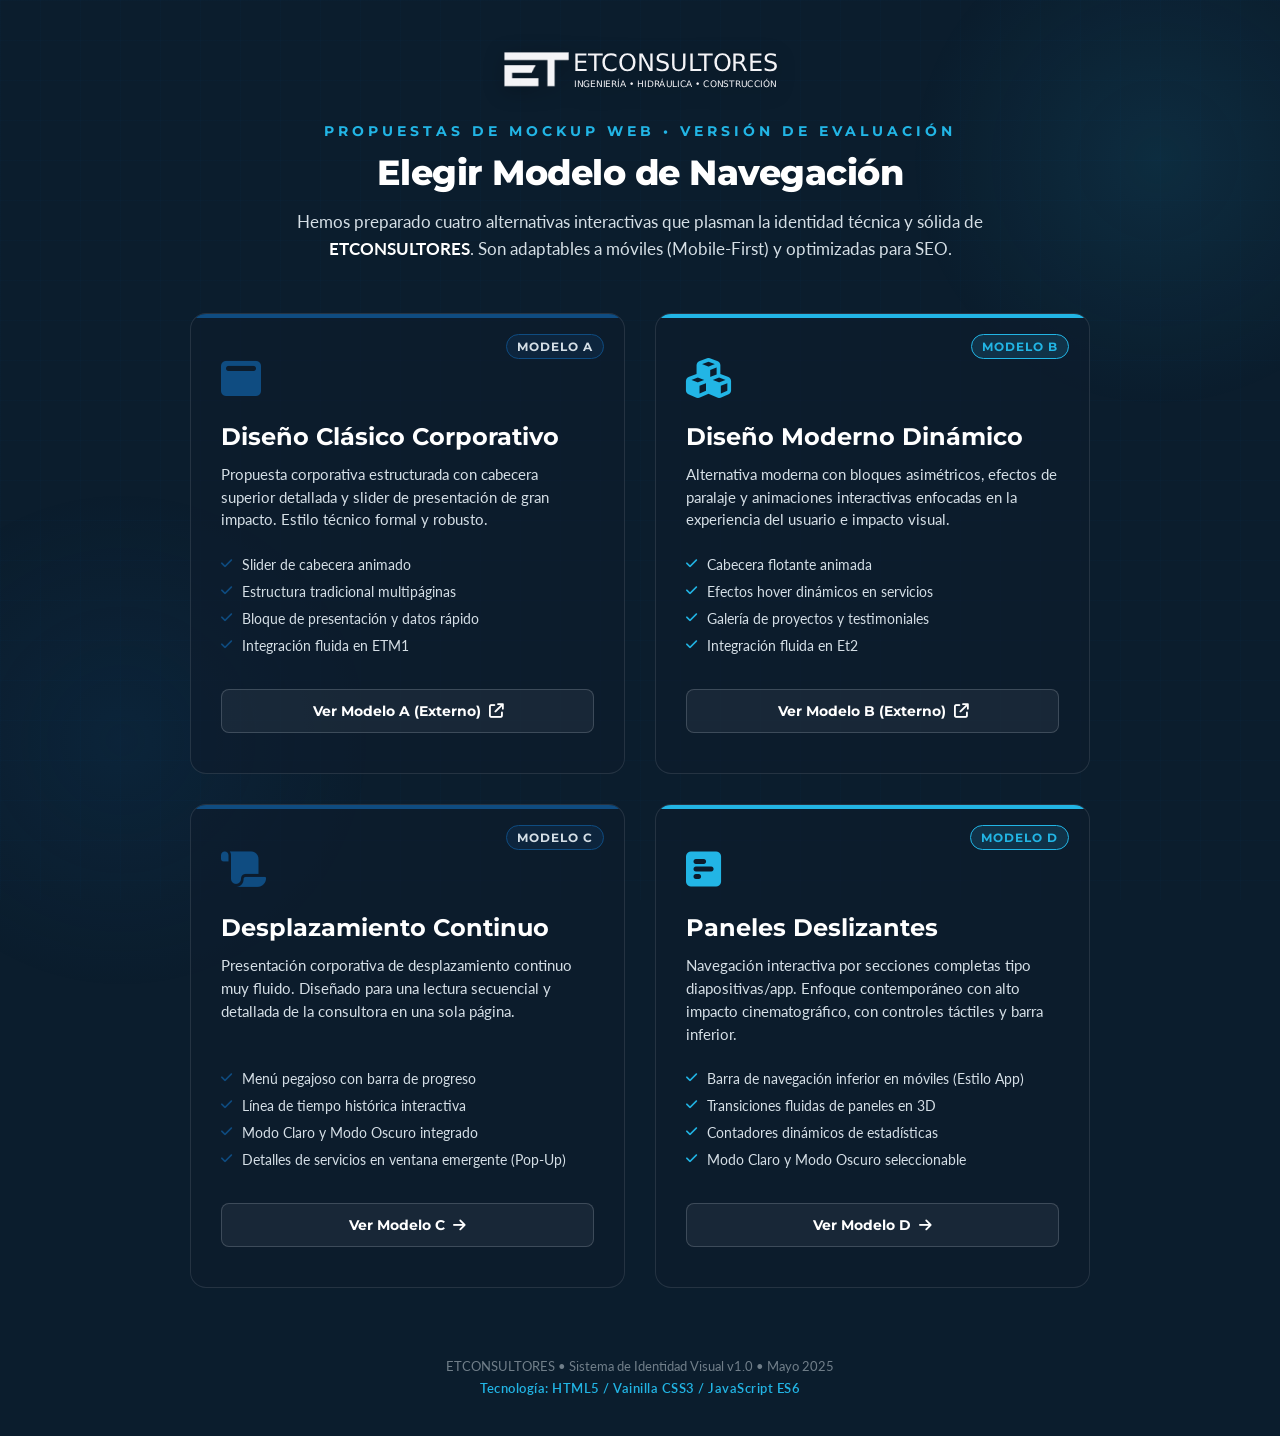
<file: index.html>
<!DOCTYPE html>
<html lang="es">

<head>
  <meta charset="UTF-8">
  <meta name="viewport" content="width=device-width, initial-scale=1.0">
  <meta name="description"
    content="Propuesta de mockup interactivo para ETCONSULTORES. Explora dos modelos diferentes de sitio web para consultoría en ingeniería, hidráulica y construcción.">
  <title>ETCONSULTORES - Propuestas de Mockup Web</title>

  <!-- Favicon -->
  <link rel="icon" type="image/svg+xml" href="assets/favicon.svg">

  <!-- Preconnect to Google Fonts -->
  <link rel="preconnect" href="https://fonts.googleapis.com">
  <link rel="preconnect" href="https://fonts.gstatic.com" crossorigin>
  <link
    href="https://fonts.googleapis.com/css2?family=Lato:ital,wght@0,300;0,400;0,700;1,400&family=Montserrat:wght@400;600;700;800&display=swap"
    rel="stylesheet">

  <!-- FontAwesome for icons -->
  <link rel="stylesheet" href="https://cdnjs.cloudflare.com/ajax/libs/font-awesome/6.4.0/css/all.min.css">

  <!-- Custom Styles -->
  <link rel="stylesheet" href="portal.css">
</head>

<body>
  <!-- Preloader -->
  <div id="preloader" class="preloader">
    <div class="preloader-content">
      <div class="preloader-spinner">
        <img src="assets/favicon.svg" alt="Cargando...">
      </div>
      <div class="preloader-bar"></div>
    </div>
  </div>

  <!-- Background tech grid decor -->
  <div class="grid-overlay"></div>
  <div class="glow-orb-1"></div>
  <div class="glow-orb-2"></div>

  <main class="portal-container">
    <header class="portal-header">
      <div class="logo-wrapper">
        <img src="assets/logo-light.png" alt="Logo de ETCONSULTORES" class="brand-logo">
      </div>
      <p class="subtitle">PROPUESTAS DE MOCKUP WEB • VERSIÓN DE EVALUACIÓN</p>
      <h1 class="main-title">Elegir Modelo de Navegación</h1>
      <p class="description">
        Hemos preparado cuatro alternativas interactivas que plasman la identidad técnica y sólida de
        <strong>ETCONSULTORES</strong>. Son adaptables a móviles (Mobile-First) y optimizadas para SEO.
      </p>
    </header>

    <div class="models-grid">
      <!-- MODEL A CARD (NEW - EXTERNAL) -->
      <a href="https://diegodalera.github.io/ETM1/" target="_blank" rel="noopener" class="model-card card-a">
        <div class="card-badge">MODELO A</div>
        <div class="card-icon">
          <i class="fa-solid fa-window-maximize"></i>
        </div>
        <h2 class="card-title">Diseño Clásico Corporativo</h2>
        <p class="card-desc">
          Propuesta corporativa estructurada con cabecera superior detallada y slider de presentación de gran impacto.
          Estilo técnico formal y robusto.
        </p>
        <ul class="card-features">
          <li><i class="fa-solid fa-check"></i> Slider de cabecera animado</li>
          <li><i class="fa-solid fa-check"></i> Estructura tradicional multipáginas</li>
          <li><i class="fa-solid fa-check"></i> Bloque de presentación y datos rápido</li>
          <li><i class="fa-solid fa-check"></i> Integración fluida en ETM1</li>
        </ul>
        <span class="btn-enter">Ver Modelo A (Externo) <i class="fa-solid fa-arrow-up-right-from-square"></i></span>
      </a>

      <!-- MODEL B CARD (NEW - EXTERNAL) -->
      <a href="https://diegodalera.github.io/Et2/" target="_blank" rel="noopener" class="model-card card-b">
        <div class="card-badge highlight">MODELO B</div>
        <div class="card-icon">
          <i class="fa-solid fa-cubes"></i>
        </div>
        <h2 class="card-title">Diseño Moderno Dinámico</h2>
        <p class="card-desc">
          Alternativa moderna con bloques asimétricos, efectos de paralaje y animaciones interactivas enfocadas en la
          experiencia del usuario e impacto visual.
        </p>
        <ul class="card-features">
          <li><i class="fa-solid fa-check"></i> Cabecera flotante animada</li>
          <li><i class="fa-solid fa-check"></i> Efectos hover dinámicos en servicios</li>
          <li><i class="fa-solid fa-check"></i> Galería de proyectos y testimoniales</li>
          <li><i class="fa-solid fa-check"></i> Integración fluida en Et2</li>
        </ul>
        <span class="btn-enter">Ver Modelo B (Externo) <i class="fa-solid fa-arrow-up-right-from-square"></i></span>
      </a>

      <!-- MODEL C CARD (FORMER MODEL A - LOCAL) -->
      <a href="model-c/index.html" class="model-card card-c">
        <div class="card-badge">MODELO C</div>
        <div class="card-icon">
          <i class="fa-solid fa-scroll"></i>
        </div>
        <h2 class="card-title">Desplazamiento Continuo</h2>
        <p class="card-desc">
          Presentación corporativa de desplazamiento continuo muy fluido. Diseñado para una lectura secuencial y
          detallada de la consultora en una sola página.
        </p>
        <ul class="card-features">
          <li><i class="fa-solid fa-check"></i> Menú pegajoso con barra de progreso</li>
          <li><i class="fa-solid fa-check"></i> Línea de tiempo histórica interactiva</li>
          <li><i class="fa-solid fa-check"></i> Modo Claro y Modo Oscuro integrado</li>
          <li><i class="fa-solid fa-check"></i> Detalles de servicios en ventana emergente (Pop-Up)</li>
        </ul>
        <span class="btn-enter">Ver Modelo C <i class="fa-solid fa-arrow-right"></i></span>
      </a>

      <!-- MODEL D CARD (FORMER MODEL B - LOCAL) -->
      <a href="model-d/index.html" class="model-card card-d">
        <div class="card-badge highlight">MODELO D</div>
        <div class="card-icon">
          <i class="fa-solid fa-square-poll-horizontal"></i>
        </div>
        <h2 class="card-title">Paneles Deslizantes</h2>
        <p class="card-desc">
          Navegación interactiva por secciones completas tipo diapositivas/app. Enfoque contemporáneo con alto impacto
          cinematográfico, con controles táctiles y barra inferior.
        </p>
        <ul class="card-features">
          <li><i class="fa-solid fa-check"></i> Barra de navegación inferior en móviles (Estilo App)</li>
          <li><i class="fa-solid fa-check"></i> Transiciones fluidas de paneles en 3D</li>
          <li><i class="fa-solid fa-check"></i> Contadores dinámicos de estadísticas</li>
          <li><i class="fa-solid fa-check"></i> Modo Claro y Modo Oscuro seleccionable</li>
        </ul>
        <span class="btn-enter">Ver Modelo D <i class="fa-solid fa-arrow-right"></i></span>
      </a>
    </div>

    <footer class="portal-footer">
      <p>ETCONSULTORES • Sistema de Identidad Visual v1.0 • Mayo 2025</p>
      <p class="tech-stack">Tecnología: HTML5 / Vainilla CSS3 / JavaScript ES6</p>
    </footer>
  </main>

  <script src="portal.js"></script>
</body>

</html>
</file>
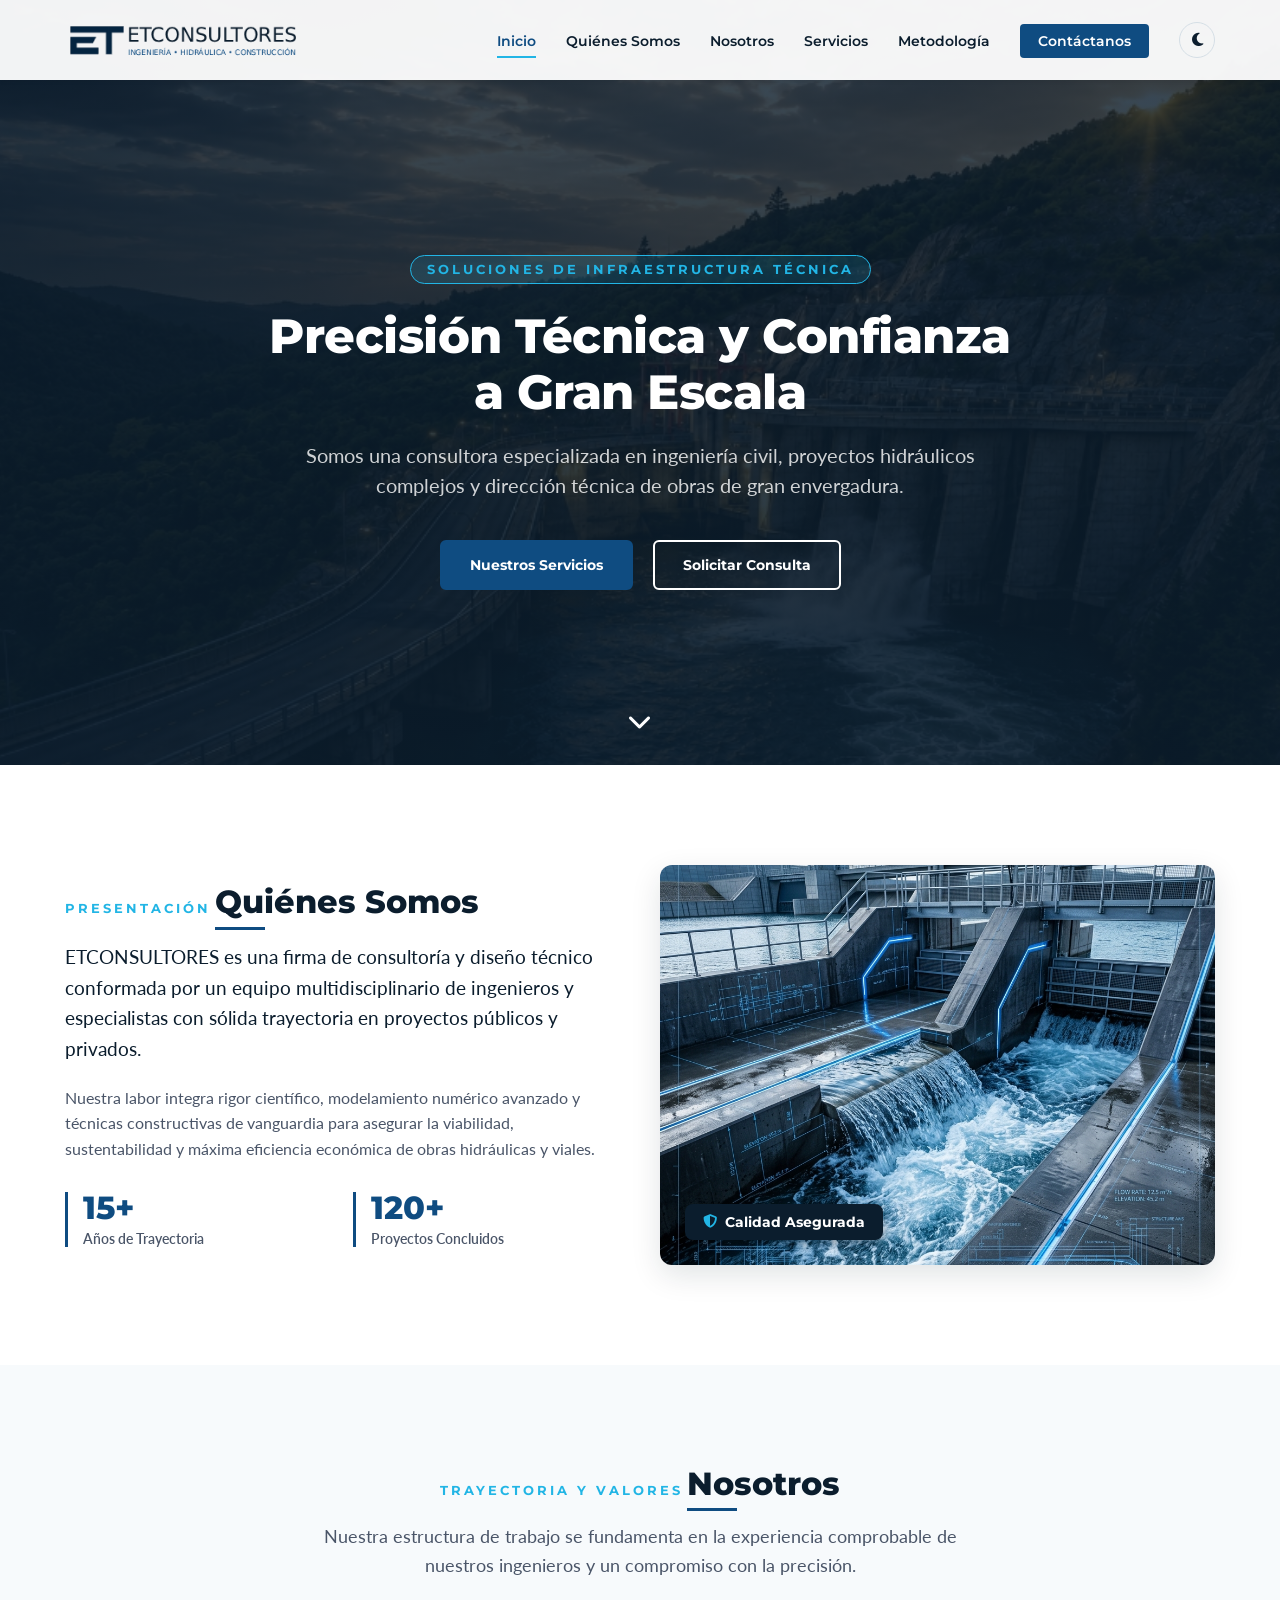
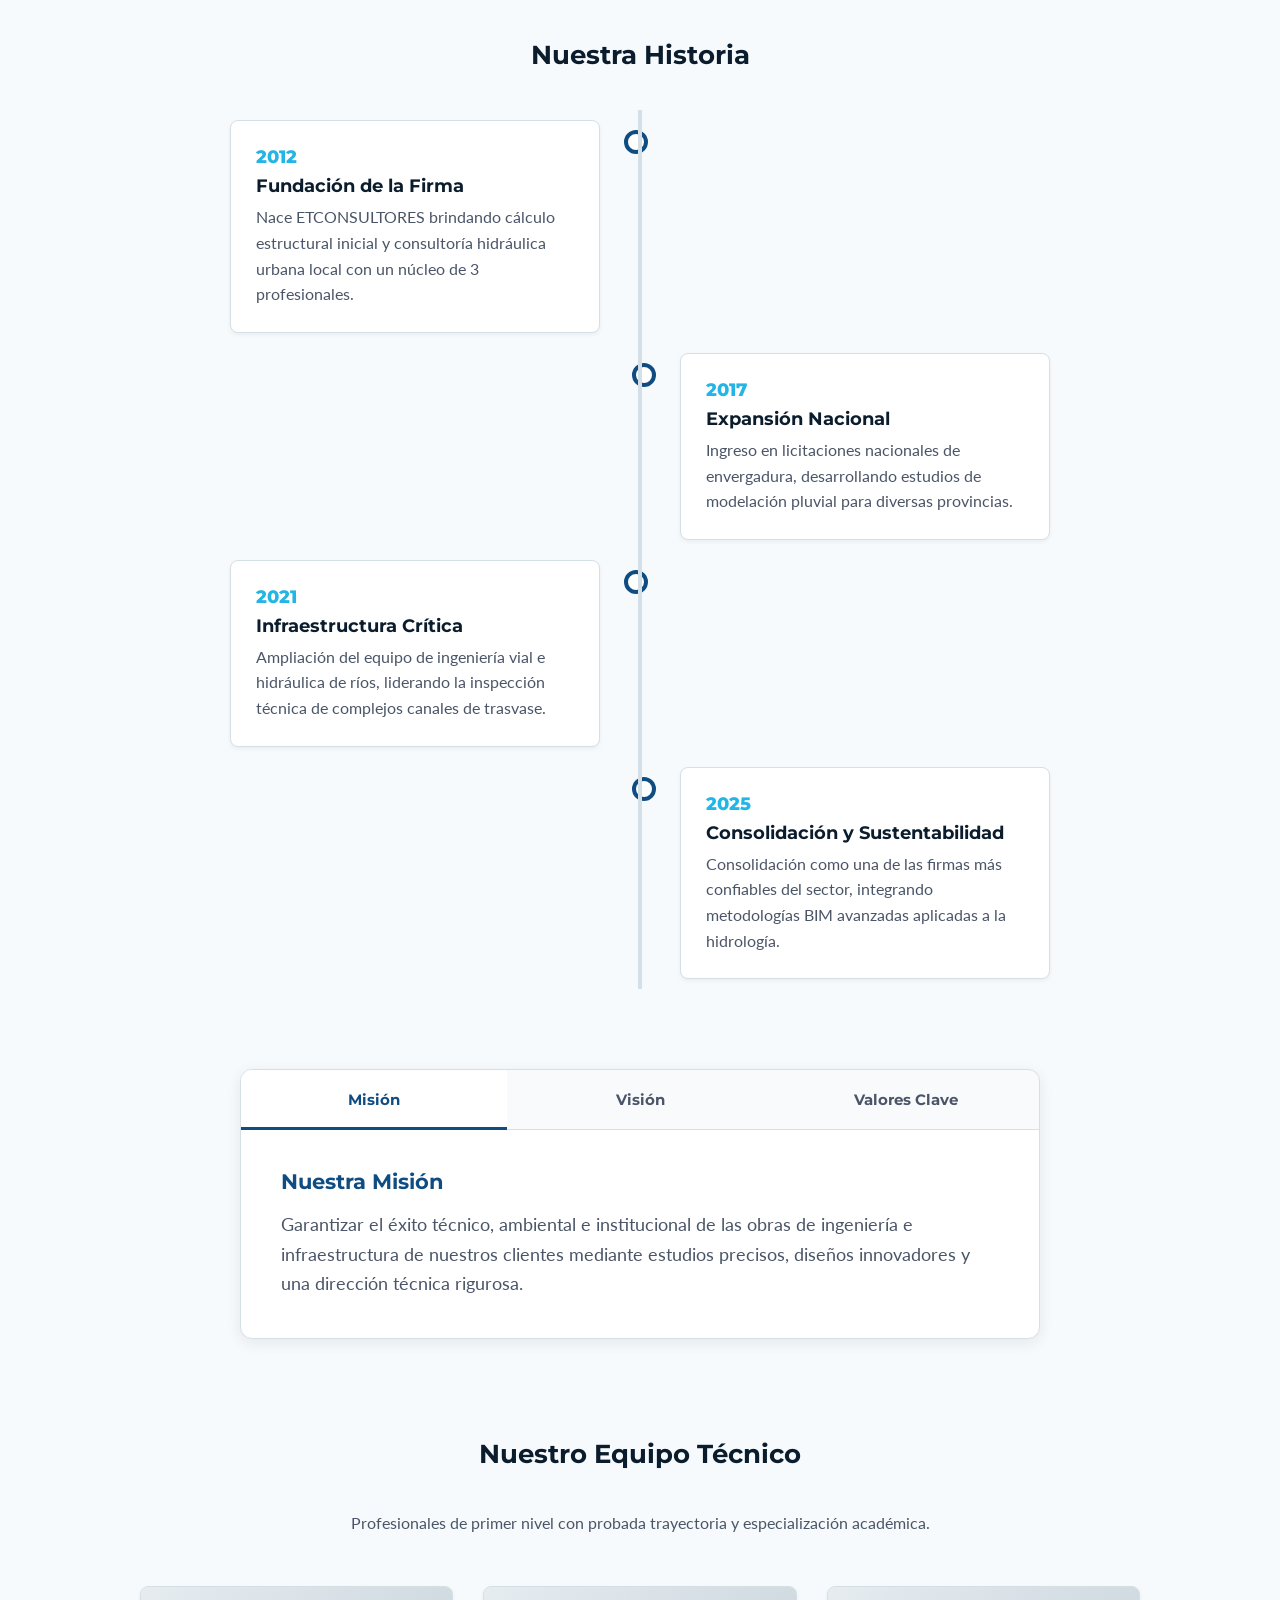
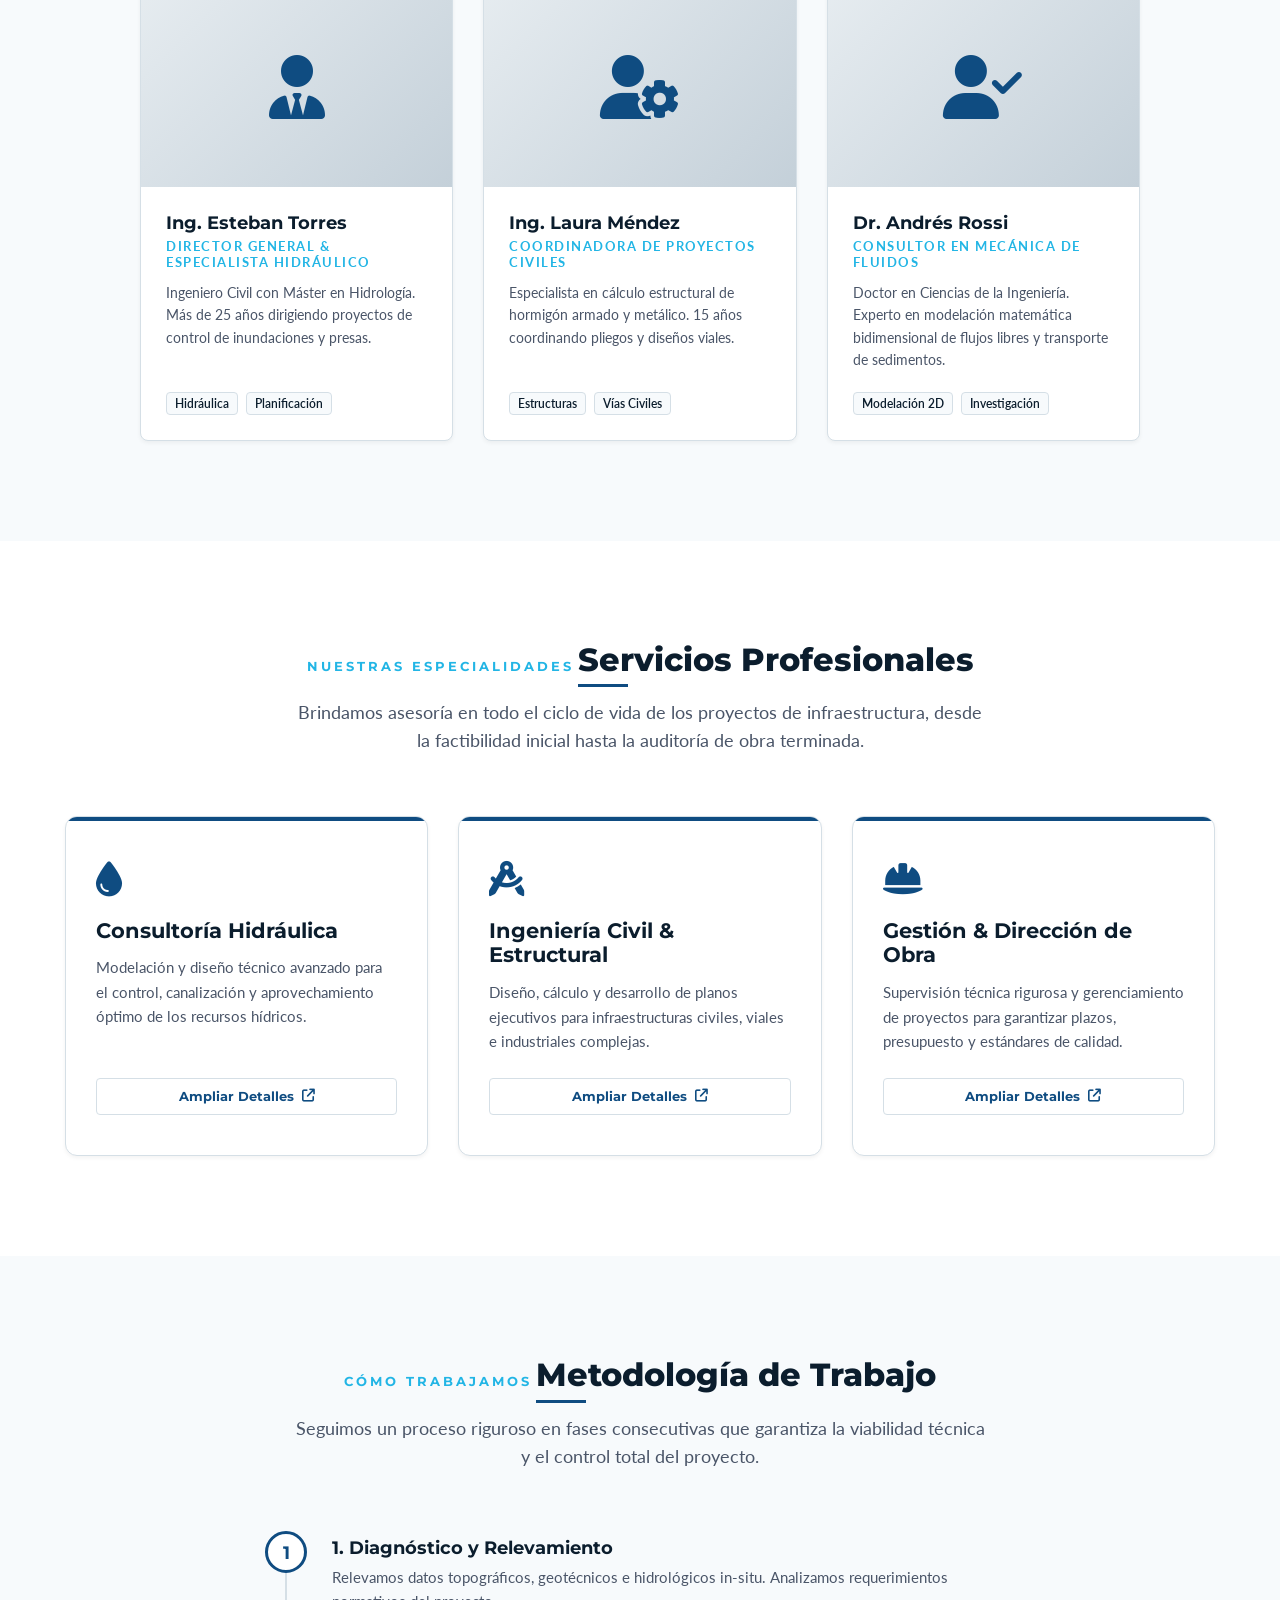
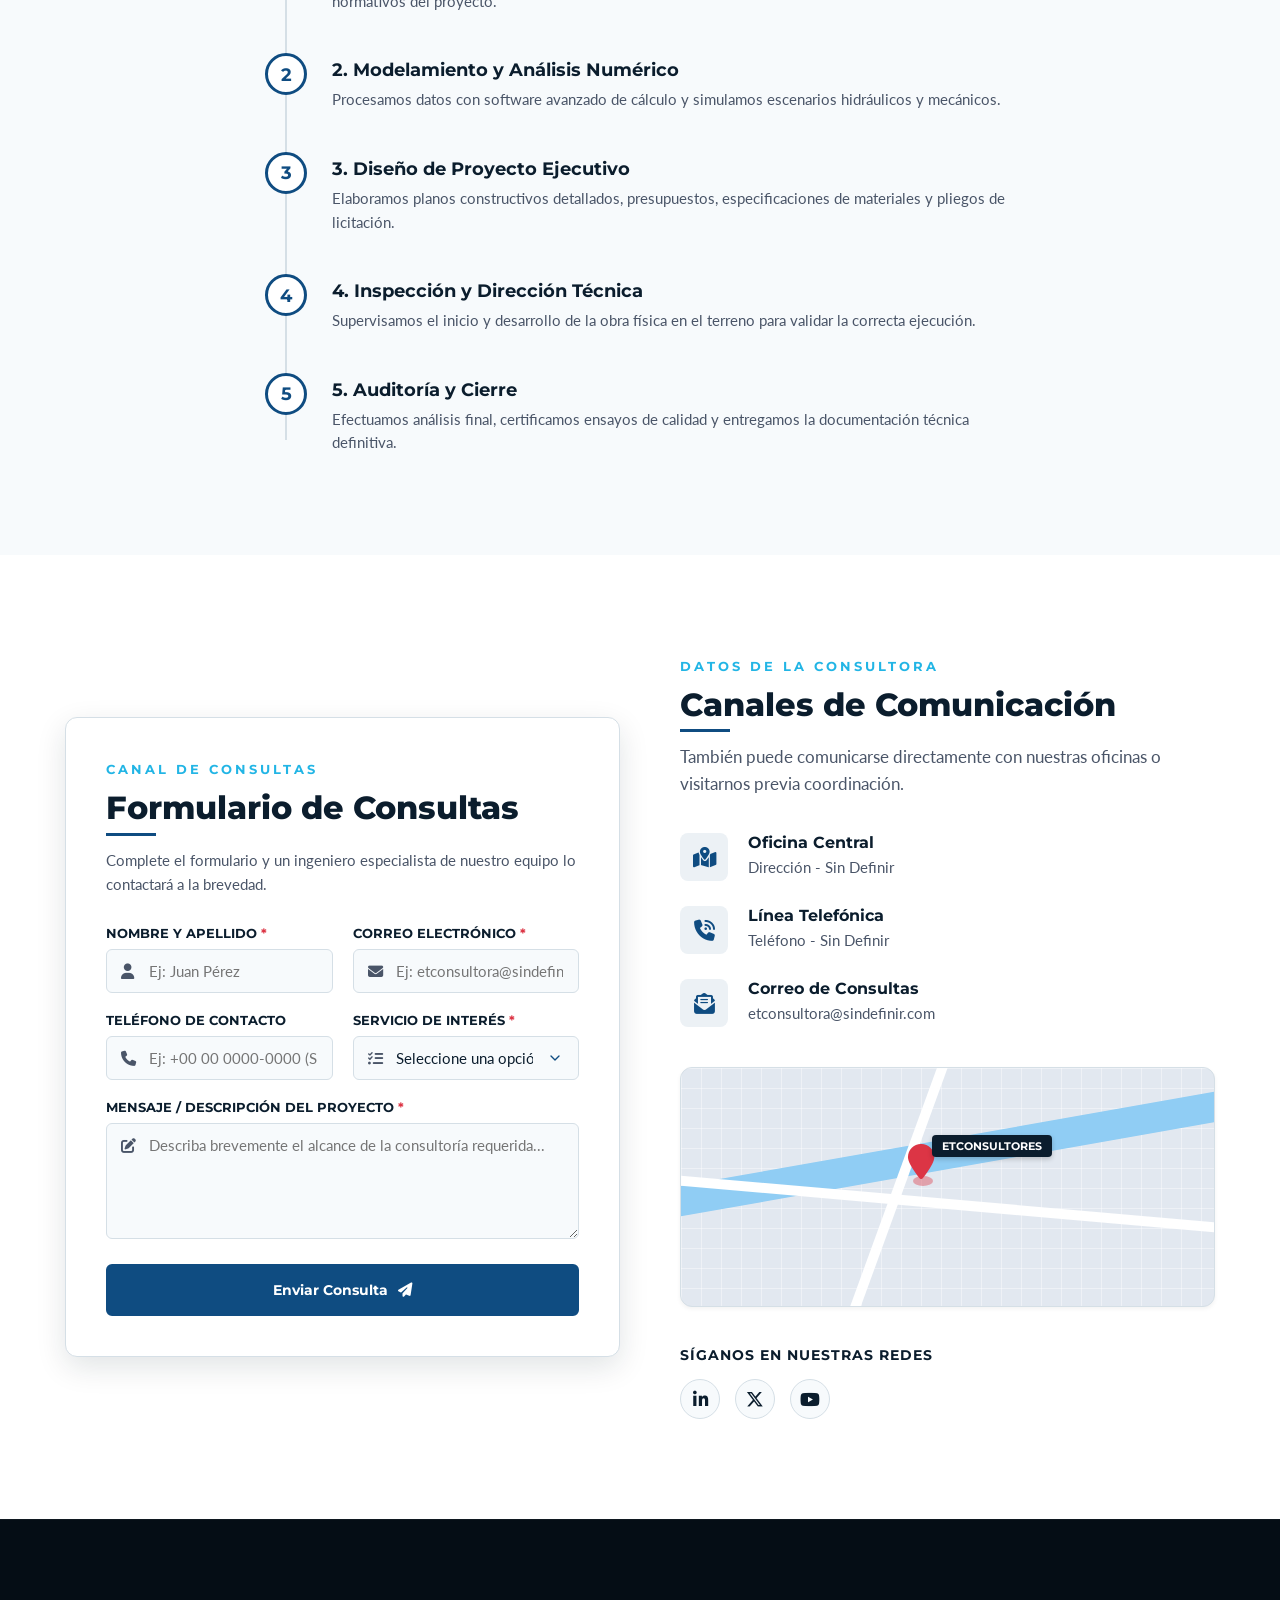
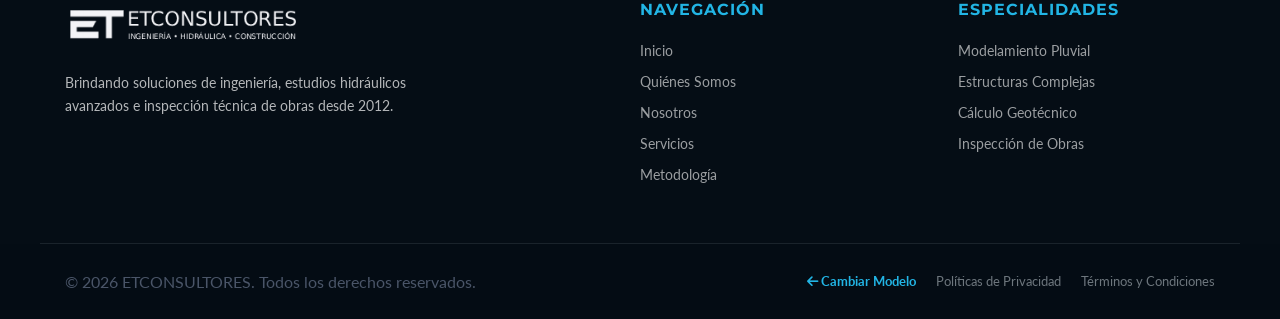
<file: model-a/index.html>
<!DOCTYPE html>
<html lang="es">
<head>
  <meta charset="UTF-8">
  <meta name="viewport" content="width=device-width, initial-scale=1.0">
  <meta name="description" content="ETCONSULTORES - Consultoría líder en ingeniería civil, infraestructura hidráulica y gestión de construcción. Experiencia y precisión técnica a gran escala.">
  <title>ETCONSULTORES - Ingeniería • Hidráulica • Construcción</title>
  
  <!-- Favicon -->
  <link rel="icon" type="image/svg+xml" href="../assets/favicon.svg">
  
  <!-- Preconnect to Google Fonts -->
  <link rel="preconnect" href="https://fonts.googleapis.com">
  <link rel="preconnect" href="https://fonts.gstatic.com" crossorigin>
  <link href="https://fonts.googleapis.com/css2?family=Lato:ital,wght@0,300;0,400;0,700;1,400&family=Montserrat:wght@400;600;700;800&display=swap" rel="stylesheet">
  
  <!-- FontAwesome stable for icons -->
  <link rel="stylesheet" href="https://cdnjs.cloudflare.com/ajax/libs/font-awesome/6.5.2/css/all.min.css">
  
  <!-- Custom Styles -->
  <link rel="stylesheet" href="styles.css">
</head>
<body>
  <!-- Preloader -->
  <div id="preloader" class="preloader">
    <div class="preloader-content">
      <div class="preloader-spinner">
        <img src="../assets/favicon.svg" alt="Cargando...">
      </div>
      <div class="preloader-bar"></div>
    </div>
  </div>

  <!-- Scroll Progress Indicator -->
  <div class="scroll-progress" id="scrollProgress"></div>

  <!-- Header & Sticky Navigation -->
  <header class="main-header" id="mainHeader">
    <div class="header-container">
      <a href="#inicio" class="logo-link">
        <img src="../assets/logo-dark.png" alt="Logo de ETCONSULTORES" class="header-logo" id="headerLogo">
      </a>
      
      <!-- Desktop Navigation -->
      <nav class="desktop-nav">
        <ul>
          <li><a href="#inicio" class="nav-link active">Inicio</a></li>
          <li><a href="#quienes-somos" class="nav-link">Quiénes Somos</a></li>
          <li><a href="#nosotros" class="nav-link">Nosotros</a></li>
          <li><a href="#servicios" class="nav-link">Servicios</a></li>
          <li><a href="#metodologia" class="nav-link">Metodología</a></li>
          <li><a href="#contacto" class="nav-link btn-nav-cta">Contáctanos</a></li>
          <li>
            <button id="themeToggleBtn" class="theme-toggle-btn" aria-label="Cambiar tema">
              <i class="fa-solid fa-moon"></i>
            </button>
          </li>
        </ul>
      </nav>

      <!-- Mobile Menu Toggle Button -->
      <button class="mobile-menu-toggle" id="menuToggle" aria-label="Abrir menú de navegación">
        <span class="bar"></span>
        <span class="bar"></span>
        <span class="bar"></span>
      </button>
    </div>
  </header>

  <!-- Mobile Overlay Navigation -->
  <div class="mobile-nav-overlay" id="mobileOverlay">
    <nav class="mobile-nav">
      <ul>
        <li><a href="#inicio" class="mobile-nav-link">Inicio</a></li>
        <li><a href="#quienes-somos" class="mobile-nav-link">Quiénes Somos</a></li>
        <li><a href="#nosotros" class="mobile-nav-link">Nosotros</a></li>
        <li><a href="#servicios" class="mobile-nav-link">Servicios</a></li>
        <li><a href="#metodologia" class="mobile-nav-link">Metodología</a></li>
        <li><a href="#contacto" class="mobile-nav-link mobile-btn-nav-cta">Contáctanos</a></li>
        <li>
          <button id="mobileThemeToggleBtn" class="mobile-theme-toggle-btn" aria-label="Cambiar tema">
            <i class="fa-solid fa-moon"></i> <span>Cambiar Tema</span>
          </button>
        </li>
      </ul>
    </nav>
  </div>

  <main>
    <!-- HERO SECTION -->
    <section id="inicio" class="hero-section" style="background-image: linear-gradient(rgba(11, 29, 45, 0.8), rgba(11, 29, 45, 0.9)), url('../assets/hero-hydraulic.jpg');">
      <div class="hero-container">
        <div class="hero-badge animate-on-scroll">SOLUCIONES DE INFRAESTRUCTURA TÉCNICA</div>
        <h1 class="hero-title animate-on-scroll">Precisión Técnica y Confianza a Gran Escala</h1>
        <p class="hero-subtitle animate-on-scroll">
          Somos una consultora especializada en ingeniería civil, proyectos hidráulicos complejos y dirección técnica de obras de gran envergadura.
        </p>
        <div class="hero-actions animate-on-scroll">
          <a href="#servicios" class="btn btn-primary">Nuestros Servicios</a>
          <a href="#contacto" class="btn btn-secondary">Solicitar Consulta</a>
        </div>
      </div>
      <a href="#quienes-somos" class="scroll-down-indicator" aria-label="Bajar a Quiénes Somos">
        <i class="fa-solid fa-chevron-down"></i>
      </a>
    </section>

    <!-- QUIENES SOMOS -->
    <section id="quienes-somos" class="about-summary-section section-padding">
      <div class="container grid-2">
        <div class="about-summary-text animate-on-scroll">
          <span class="section-tag">Presentación</span>
          <h2 class="section-title">Quiénes Somos</h2>
          <p class="text-lead">
            ETCONSULTORES es una firma de consultoría y diseño técnico conformada por un equipo multidisciplinario de ingenieros y especialistas con sólida trayectoria en proyectos públicos y privados.
          </p>
          <p class="text-body">
            Nuestra labor integra rigor científico, modelamiento numérico avanzado y técnicas constructivas de vanguardia para asegurar la viabilidad, sustentabilidad y máxima eficiencia económica de obras hidráulicas y viales.
          </p>
          <div class="stats-mini-grid">
            <div class="stat-mini-item">
              <span class="stat-number">15+</span>
              <span class="stat-label">Años de Trayectoria</span>
            </div>
            <div class="stat-mini-item">
              <span class="stat-number">120+</span>
              <span class="stat-label">Proyectos Concluidos</span>
            </div>
          </div>
        </div>
        <div class="about-summary-image-wrapper animate-on-scroll">
          <div class="tech-card-image" style="background-image: url('../assets/hero-water.png');">
            <div class="tech-card-badge">
              <i class="fa-solid fa-shield-halved"></i> Calidad Asegurada
            </div>
          </div>
        </div>
      </div>
    </section>

    <!-- NOSOTROS SECTION -->
    <section id="nosotros" class="about-section section-padding bg-light">
      <div class="container">
        <div class="section-header text-center animate-on-scroll">
          <span class="section-tag">Trayectoria y Valores</span>
          <h2 class="section-title">Nosotros</h2>
          <p class="section-desc">
            Nuestra estructura de trabajo se fundamenta en la experiencia comprobable de nuestros ingenieros y un compromiso con la precisión.
          </p>
        </div>

        <!-- TIMELINE HISTÓRICO -->
        <div class="timeline-wrapper animate-on-scroll">
          <h3 class="subsection-title text-center">Nuestra Historia</h3>
          <div class="timeline">
            <div class="timeline-item left">
              <div class="timeline-content">
                <span class="timeline-date">2012</span>
                <h4>Fundación de la Firma</h4>
                <p>Nace ETCONSULTORES brindando cálculo estructural inicial y consultoría hidráulica urbana local con un núcleo de 3 profesionales.</p>
              </div>
            </div>
            <div class="timeline-item right">
              <div class="timeline-content">
                <span class="timeline-date">2017</span>
                <h4>Expansión Nacional</h4>
                <p>Ingreso en licitaciones nacionales de envergadura, desarrollando estudios de modelación pluvial para diversas provincias.</p>
              </div>
            </div>
            <div class="timeline-item left">
              <div class="timeline-content">
                <span class="timeline-date">2021</span>
                <h4>Infraestructura Crítica</h4>
                <p>Ampliación del equipo de ingeniería vial e hidráulica de ríos, liderando la inspección técnica de complejos canales de trasvase.</p>
              </div>
            </div>
            <div class="timeline-item right">
              <div class="timeline-content">
                <span class="timeline-date">2025</span>
                <h4>Consolidación y Sustentabilidad</h4>
                <p>Consolidación como una de las firmas más confiables del sector, integrando metodologías BIM avanzadas aplicadas a la hidrología.</p>
              </div>
            </div>
          </div>
        </div>

        <!-- TABS DE MISIÓN, VISIÓN Y VALORES -->
        <div class="tabs-container animate-on-scroll">
          <div class="tabs-header">
            <button class="tab-btn active" data-tab="mision">Misión</button>
            <button class="tab-btn" data-tab="vision">Visión</button>
            <button class="tab-btn" data-tab="valores">Valores Clave</button>
          </div>
          <div class="tabs-content">
            <div class="tab-pane active show" id="mision">
              <h4>Nuestra Misión</h4>
              <p class="text-large">
                Garantizar el éxito técnico, ambiental e institucional de las obras de ingeniería e infraestructura de nuestros clientes mediante estudios precisos, diseños innovadores y una dirección técnica rigurosa.
              </p>
            </div>
            <div class="tab-pane" id="vision">
              <h4>Nuestra Visión</h4>
              <p class="text-large">
                Consolidarnos para el año 2030 como la consultora técnica de referencia en ingeniería hidráulica e infraestructura en la región, reconocida por la excelencia analítica, ética profesional e innovación sustentable.
              </p>
            </div>
            <div class="tab-pane" id="valores">
              <h4>Nuestros Valores</h4>
              <div class="valores-grid">
                <div class="valor-card">
                  <i class="fa-solid fa-compass-drafting"></i>
                  <h5>Ingeniería</h5>
                  <p>Soluciones basadas en ciencia y análisis técnico estricto.</p>
                </div>
                <div class="valor-card">
                  <i class="fa-solid fa-bullseye"></i>
                  <h5>Precisión</h5>
                  <p>Modelamiento riguroso y tolerancias óptimas.</p>
                </div>
                <div class="valor-card">
                  <i class="fa-solid fa-building-columns"></i>
                  <h5>Infraestructura</h5>
                  <p>Desarrollo con visión a largo plazo para las comunidades.</p>
                </div>
                <div class="valor-card">
                  <i class="fa-solid fa-handshake"></i>
                  <h5>Confianza</h5>
                  <p>Transparencia técnica y compromiso ético mutuo.</p>
                </div>
              </div>
            </div>
          </div>
        </div>

        <!-- PROFESIONALES DEL EQUIPO -->
        <div class="team-wrapper animate-on-scroll">
          <h3 class="subsection-title text-center">Nuestro Equipo Técnico</h3>
          <p class="subsection-subtitle text-center">Profesionales de primer nivel con probada trayectoria y especialización académica.</p>
          
          <div class="team-grid">
            <!-- Team 1 -->
            <div class="team-card">
              <div class="team-img-placeholder">
                <i class="fa-solid fa-user-tie"></i>
              </div>
              <div class="team-info">
                <h4>Ing. Esteban Torres</h4>
                <span class="team-role">Director General & Especialista Hidráulico</span>
                <p class="team-desc">
                  Ingeniero Civil con Máster en Hidrología. Más de 25 años dirigiendo proyectos de control de inundaciones y presas.
                </p>
                <div class="team-skills">
                  <span class="skill-tag">Hidráulica</span>
                  <span class="skill-tag">Planificación</span>
                </div>
              </div>
            </div>
            
            <!-- Team 2 -->
            <div class="team-card">
              <div class="team-img-placeholder">
                <i class="fa-solid fa-user-gear"></i>
              </div>
              <div class="team-info">
                <h4>Ing. Laura Méndez</h4>
                <span class="team-role">Coordinadora de Proyectos Civiles</span>
                <p class="team-desc">
                  Especialista en cálculo estructural de hormigón armado y metálico. 15 años coordinando pliegos y diseños viales.
                </p>
                <div class="team-skills">
                  <span class="skill-tag">Estructuras</span>
                  <span class="skill-tag">Vías Civiles</span>
                </div>
              </div>
            </div>
            
            <!-- Team 3 -->
            <div class="team-card">
              <div class="team-img-placeholder">
                <i class="fa-solid fa-user-check"></i>
              </div>
              <div class="team-info">
                <h4>Dr. Andrés Rossi</h4>
                <span class="team-role">Consultor en Mecánica de Fluidos</span>
                <p class="team-desc">
                  Doctor en Ciencias de la Ingeniería. Experto en modelación matemática bidimensional de flujos libres y transporte de sedimentos.
                </p>
                <div class="team-skills">
                  <span class="skill-tag">Modelación 2D</span>
                  <span class="skill-tag">Investigación</span>
                </div>
              </div>
            </div>
          </div>
        </div>
      </div>
    </section>

    <!-- SERVICIOS SECTION -->
    <section id="servicios" class="services-section section-padding">
      <div class="container">
        <div class="section-header text-center animate-on-scroll">
          <span class="section-tag">Nuestras Especialidades</span>
          <h2 class="section-title">Servicios Profesionales</h2>
          <p class="section-desc">
            Brindamos asesoría en todo el ciclo de vida de los proyectos de infraestructura, desde la factibilidad inicial hasta la auditoría de obra terminada.
          </p>
        </div>

        <div class="services-grid">
          <!-- Service Card 1 -->
          <div class="service-card animate-on-scroll" data-service="hidraulica">
            <div class="service-icon"><i class="fa-solid fa-droplet"></i></div>
            <h3>Consultoría Hidráulica</h3>
            <p class="service-summary">
              Modelación y diseño técnico avanzado para el control, canalización y aprovechamiento óptimo de los recursos hídricos.
            </p>
            <!-- Data for modal -->
            <template class="modal-data">
              <span class="tag">Ingeniería e Hidráulica</span>
              <h3 class="title">Consultoría Hidráulica Aplicada</h3>
              <p class="desc">Ofrecemos análisis rigurosos de mecánica de fluidos, balances de cuencas e ingeniería fluvial para predecir, mitigar y regular los recursos hídricos. Utilizamos las herramientas de modelado matemático bidimensional más sofisticadas de la industria para asegurar la confiabilidad estructural y ambiental.</p>
              <ul class="scope">
                <li>Estudios de crecidas, escorrentía e inundabilidad pluvial y fluvial.</li>
                <li>Diseño hidráulico y estructural de presas, aliviaderos, estaciones de bombeo y canales.</li>
                <li>Modelación numérica de transporte de sedimentos y calidad de agua.</li>
              </ul>
              <div class="benefits">Mitigación efectiva de riesgos aluvionales para poblaciones e infraestructura, cumplimiento fluido de directrices ambientales y optimización hidráulica de bajo costo.</div>
            </template>
            <button class="btn-toggle-service">Ampliar Detalles <i class="fa-solid fa-arrow-up-right-from-square"></i></button>
          </div>

          <!-- Service Card 2 -->
          <div class="service-card animate-on-scroll" data-service="ingenieria">
            <div class="service-icon"><i class="fa-solid fa-compass-drafting"></i></div>
            <h3>Ingeniería Civil & Estructural</h3>
            <p class="service-summary">
              Diseño, cálculo y desarrollo de planos ejecutivos para infraestructuras civiles, viales e industriales complejas.
            </p>
            <!-- Data for modal -->
            <template class="modal-data">
              <span class="tag">Diseño Técnico</span>
              <h3 class="title">Ingeniería Civil &amp; Estructural</h3>
              <p class="desc">Diseñamos soluciones estructurales óptimas basadas en las normativas internacionales y nacionales vigentes. Realizamos análisis dinámicos de esfuerzos, cálculo sísmico y dimensionamiento geotécnico de fundaciones para garantizar la integridad mecánica de grandes obras.</p>
              <ul class="scope">
                <li>Cálculo de estructuras de hormigón armado, pretensado y metálicas.</li>
                <li>Diseño geométrico de carreteras, nudos viales y accesos industriales.</li>
                <li>Análisis de interacción suelo-estructura y diseño de fundaciones especiales.</li>
              </ul>
              <div class="benefits">Máxima seguridad mecánica estructural y optimización de materiales (acero/hormigón) que reduce costos de compra hasta un 15% en el proyecto ejecutivo.</div>
            </template>
            <button class="btn-toggle-service">Ampliar Detalles <i class="fa-solid fa-arrow-up-right-from-square"></i></button>
          </div>

          <!-- Service Card 3 -->
          <div class="service-card animate-on-scroll" data-service="direccion">
            <div class="service-icon"><i class="fa-solid fa-helmet-safety"></i></div>
            <h3>Gestión & Dirección de Obra</h3>
            <p class="service-summary">
              Supervisión técnica rigurosa y gerenciamiento de proyectos para garantizar plazos, presupuesto y estándares de calidad.
            </p>
            <!-- Data for modal -->
            <template class="modal-data">
              <span class="tag">Dirección Técnica</span>
              <h3 class="title">Gestión &amp; Dirección de Obra</h3>
              <p class="desc">Acompañamos al cliente en el terreno durante toda la fase constructiva. Ejercemos auditorías rigurosas para certificar que el constructor ejecute las especificaciones del diseño de ingeniería, controlando cronogramas físicos y financieros.</p>
              <ul class="scope">
                <li>Inspección e inspección técnica de obras (ITO) continuas.</li>
                <li>Planificación de obra y control de avances con herramientas BIM-5D.</li>
                <li>Ensayos técnicos in-situ y control de aseguramiento de calidad.</li>
              </ul>
              <div class="benefits">Minimización de desvíos presupuestarios, prevención de retrasos contractuales y certificación legal y técnica de recepción conforme de obra física.</div>
            </template>
            <button class="btn-toggle-service">Ampliar Detalles <i class="fa-solid fa-arrow-up-right-from-square"></i></button>
          </div>
        </div>
      </div>
    </section>

    <!-- METODOLOGÍA SECTION -->
    <section id="metodologia" class="methodology-section section-padding bg-light">
      <div class="container">
        <div class="section-header text-center animate-on-scroll">
          <span class="section-tag">Cómo Trabajamos</span>
          <h2 class="section-title">Metodología de Trabajo</h2>
          <p class="section-desc">
            Seguimos un proceso riguroso en fases consecutivas que garantiza la viabilidad técnica y el control total del proyecto.
          </p>
        </div>

        <div class="stepper-wrapper animate-on-scroll">
          <div class="step-item">
            <div class="step-circle">1</div>
            <div class="step-content">
              <h4>1. Diagnóstico y Relevamiento</h4>
              <p>Relevamos datos topográficos, geotécnicos e hidrológicos in-situ. Analizamos requerimientos normativos del proyecto.</p>
            </div>
          </div>
          <div class="step-item">
            <div class="step-circle">2</div>
            <div class="step-content">
              <h4>2. Modelamiento y Análisis Numérico</h4>
              <p>Procesamos datos con software avanzado de cálculo y simulamos escenarios hidráulicos y mecánicos.</p>
            </div>
          </div>
          <div class="step-item">
            <div class="step-circle">3</div>
            <div class="step-content">
              <h4>3. Diseño de Proyecto Ejecutivo</h4>
              <p>Elaboramos planos constructivos detallados, presupuestos, especificaciones de materiales y pliegos de licitación.</p>
            </div>
          </div>
          <div class="step-item">
            <div class="step-circle">4</div>
            <div class="step-content">
              <h4>4. Inspección y Dirección Técnica</h4>
              <p>Supervisamos el inicio y desarrollo de la obra física en el terreno para validar la correcta ejecución.</p>
            </div>
          </div>
          <div class="step-item">
            <div class="step-circle">5</div>
            <div class="step-content">
              <h4>5. Auditoría y Cierre</h4>
              <p>Efectuamos análisis final, certificamos ensayos de calidad y entregamos la documentación técnica definitiva.</p>
            </div>
          </div>
        </div>
      </div>
    </section>

    <!-- CONTACTO SECTION -->
    <section id="contacto" class="contact-section section-padding">
      <div class="container grid-2">
        <!-- Contact Form Side -->
        <div class="contact-form-wrapper animate-on-scroll">
          <span class="section-tag">Canal de Consultas</span>
          <h2 class="section-title">Formulario de Consultas</h2>
          <p class="contact-form-intro">
            Complete el formulario y un ingeniero especialista de nuestro equipo lo contactará a la brevedad.
          </p>

          <form id="contactForm" class="contact-form" novalidate>
            <div class="form-row grid-2">
              <div class="form-group">
                <label for="name">Nombre y Apellido <span class="required">*</span></label>
                <div class="input-wrapper">
                  <i class="fa-solid fa-user"></i>
                  <input type="text" id="name" name="name" placeholder="Ej: Juan Pérez" required>
                </div>
                <span class="error-msg" id="nameError">El nombre es requerido y no debe contener números.</span>
              </div>
              <div class="form-group">
                <label for="email">Correo Electrónico <span class="required">*</span></label>
                <div class="input-wrapper">
                  <i class="fa-solid fa-envelope"></i>
                  <input type="email" id="email" name="email" placeholder="Ej: etconsultora@sindefinir.com" required>
                </div>
                <span class="error-msg" id="emailError">Ingrese un correo electrónico válido.</span>
              </div>
            </div>

            <div class="form-row grid-2">
              <div class="form-group">
                <label for="phone">Teléfono de Contacto</label>
                <div class="input-wrapper">
                  <i class="fa-solid fa-phone"></i>
                  <input type="tel" id="phone" name="phone" placeholder="Ej: +00 00 0000-0000 (Sin definir)">
                </div>
                <span class="error-msg" id="phoneError">Ingrese un número telefónico válido (solo números y signos + o -).</span>
              </div>
              <div class="form-group">
                <label for="service">Servicio de Interés <span class="required">*</span></label>
                <div class="input-wrapper select-wrapper">
                  <i class="fa-solid fa-list-check"></i>
                  <select id="service" name="service" required>
                    <option value="" disabled selected>Seleccione una opción...</option>
                    <option value="hidraulica">Consultoría Hidráulica</option>
                    <option value="ingenieria">Ingeniería Civil & Estructural</option>
                    <option value="direccion">Gestión & Dirección de Obra</option>
                    <option value="otro">Otras Consultas Especiales</option>
                  </select>
                </div>
                <span class="error-msg" id="serviceError">Seleccione un servicio de interés.</span>
              </div>
            </div>

            <div class="form-group">
              <label for="message">Mensaje / Descripción del Proyecto <span class="required">*</span></label>
              <div class="input-wrapper textarea-wrapper">
                <i class="fa-solid fa-pen-to-square"></i>
                <textarea id="message" name="message" rows="5" placeholder="Describa brevemente el alcance de la consultoría requerida..." required></textarea>
              </div>
              <span class="error-msg" id="messageError">El mensaje es requerido (mínimo 15 caracteres).</span>
            </div>

            <div class="form-submit">
              <button type="submit" class="btn btn-primary btn-submit" id="submitBtn">
                <span>Enviar Consulta</span> <i class="fa-solid fa-paper-plane"></i>
              </button>
            </div>

            <!-- Success/Error Global Banners -->
            <div class="form-status success" id="formSuccess">
              <i class="fa-solid fa-circle-check"></i> ¡Consulta enviada con éxito! Nos comunicaremos a la brevedad.
            </div>
            <div class="form-status error" id="formError">
              <i class="fa-solid fa-circle-xmark"></i> Por favor corrija los campos marcados en rojo antes de enviar.
            </div>
          </form>
        </div>

        <!-- Contact Info & Map Side -->
        <div class="contact-info-wrapper animate-on-scroll">
          <span class="section-tag">Datos de la Consultora</span>
          <h2 class="section-title">Canales de Comunicación</h2>
          <p class="contact-info-intro">
            También puede comunicarse directamente con nuestras oficinas o visitarnos previa coordinación.
          </p>

          <div class="contact-methods">
            <div class="method-item">
              <div class="method-icon"><i class="fa-solid fa-map-location-dot"></i></div>
              <div class="method-text">
                <h5>Oficina Central</h5>
                <p>Dirección - Sin Definir</p>
              </div>
            </div>
            <div class="method-item">
              <div class="method-icon"><i class="fa-solid fa-phone-volume"></i></div>
              <div class="method-text">
                <h5>Línea Telefónica</h5>
                <p>Teléfono - Sin Definir</p>
              </div>
            </div>
            <div class="method-item">
              <div class="method-icon"><i class="fa-solid fa-envelope-open-text"></i></div>
              <div class="method-text">
                <h5>Correo de Consultas</h5>
                <p>etconsultora@sindefinir.com</p>
              </div>
            </div>
          </div>

          <!-- CSS Mockup Map -->
          <div class="map-mockup">
            <div class="map-grid-pattern"></div>
            <div class="map-river"></div>
            <div class="map-road-1"></div>
            <div class="map-road-2"></div>
            <div class="map-pin">
              <i class="fa-solid fa-location-pin"></i>
              <div class="map-pin-pulse"></div>
            </div>
            <div class="map-label">ETCONSULTORES</div>
          </div>

          <!-- Social Channels -->
          <div class="social-channels">
            <h5>Síganos en nuestras Redes</h5>
            <div class="social-icons">
              <a href="#" class="social-link" aria-label="LinkedIn"><i class="fa-brands fa-linkedin-in"></i></a>
              <a href="#" class="social-link" aria-label="Twitter"><i class="fa-brands fa-x-twitter"></i></a>
              <a href="#" class="social-link" aria-label="YouTube"><i class="fa-brands fa-youtube"></i></a>
            </div>
          </div>
        </div>
      </div>
    </section>
  </main>

  <!-- POP-UP MODAL PARA SERVICIOS -->
  <div id="serviceModal" class="service-modal" role="dialog" aria-labelledby="modalTitle" aria-hidden="true">
    <div class="modal-overlay" id="modalOverlay"></div>
    <div class="modal-container">
      <button class="modal-close-btn" id="modalCloseBtn" aria-label="Cerrar ventana emergente">&times;</button>
      <div class="modal-header">
        <div class="modal-icon-wrapper" id="modalIcon">
          <i class="fa-solid fa-droplet"></i>
        </div>
        <div class="modal-title-group">
          <span class="modal-tag" id="modalTag">Consultoría</span>
          <h3 class="modal-title" id="modalTitle">Título del Servicio</h3>
        </div>
      </div>
      <div class="modal-body">
        <p class="modal-desc" id="modalDesc">Descripción larga del servicio...</p>
        <div class="modal-grid-details">
          <div class="modal-bullets-column">
            <h5>Alcance del Servicio</h5>
            <ul id="modalScope">
              <!-- Carga dinámica -->
            </ul>
          </div>
          <div class="modal-benefits-column">
            <h5>Beneficios Clave</h5>
            <div class="modal-benefit-box" id="modalBenefits">
              <!-- Carga dinámica -->
            </div>
          </div>
        </div>
      </div>
      <div class="modal-footer">
        <a href="#contacto" class="btn btn-primary btn-modal-cta" id="modalCtaBtn">Solicitar Presupuesto</a>
      </div>
    </div>
  </div>

  <!-- FOOTER -->
  <footer class="main-footer">
    <div class="container footer-grid">
      <div class="footer-brand">
        <img src="../assets/logo-light.png" alt="Logo de ETCONSULTORES" class="footer-logo">
        <p>
          Brindando soluciones de ingeniería, estudios hidráulicos avanzados e inspección técnica de obras desde 2012.
        </p>
      </div>
      <div class="footer-links">
        <h5>Navegación</h5>
        <ul>
          <li><a href="#inicio">Inicio</a></li>
          <li><a href="#quienes-somos">Quiénes Somos</a></li>
          <li><a href="#nosotros">Nosotros</a></li>
          <li><a href="#servicios">Servicios</a></li>
          <li><a href="#metodologia">Metodología</a></li>
        </ul>
      </div>
      <div class="footer-specialties">
        <h5>Especialidades</h5>
        <ul>
          <li><a href="#servicios">Modelamiento Pluvial</a></li>
          <li><a href="#servicios">Estructuras Complejas</a></li>
          <li><a href="#servicios">Cálculo Geotécnico</a></li>
          <li><a href="#servicios">Inspección de Obras</a></li>
        </ul>
      </div>
    </div>
    <div class="footer-bottom">
      <div class="container footer-bottom-flex">
        <p>&copy; 2026 ETCONSULTORES. Todos los derechos reservados.</p>
        <div class="footer-extra-links">
          <a href="../index.html" class="back-to-portal-btn"><i class="fa-solid fa-arrow-left"></i> Cambiar Modelo</a>
          <a href="#">Políticas de Privacidad</a>
          <a href="#">Términos y Condiciones</a>
        </div>
      </div>
    </div>
  </footer>

  <!-- Custom Scripts -->
  <script src="app.js"></script>
</body>
</html>
</file>
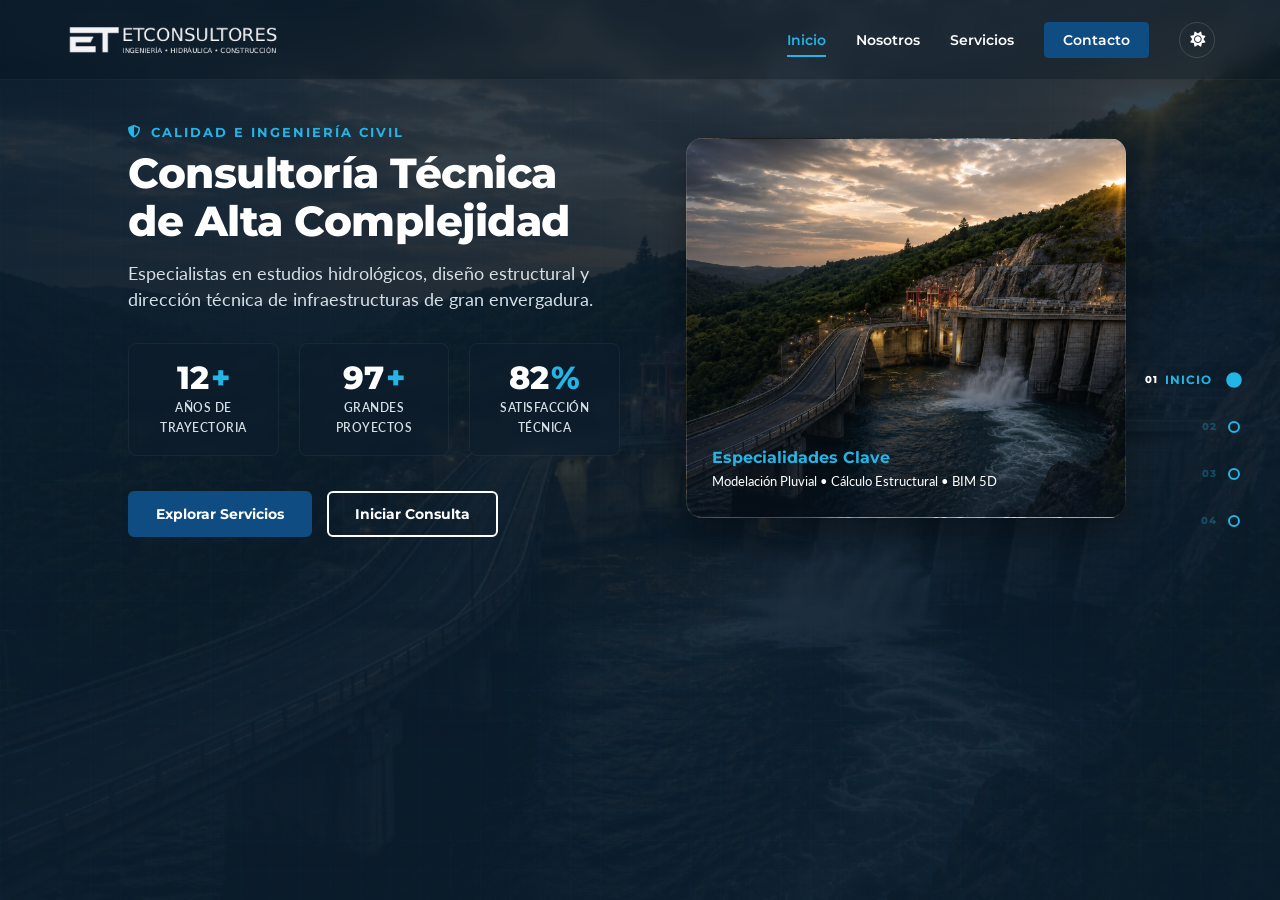
<file: model-b/index.html>
<!DOCTYPE html>
<html lang="es">
<head>
  <meta charset="UTF-8">
  <meta name="viewport" content="width=device-width, initial-scale=1.0">
  <meta name="description" content="Propuesta B para ETCONSULTORES. Una experiencia digital interactiva premium con navegación por paneles deslizantes 3D.">
  <title>ETCONSULTORES - Propuesta Interactiva Premium</title>
  
  <!-- Favicon -->
  <link rel="icon" type="image/svg+xml" href="../assets/favicon.svg">
  
  <!-- Preconnect to Google Fonts -->
  <link rel="preconnect" href="https://fonts.googleapis.com">
  <link rel="preconnect" href="https://fonts.gstatic.com" crossorigin>
  <link href="https://fonts.googleapis.com/css2?family=Lato:ital,wght@0,300;0,400;0,700;1,400&family=Montserrat:wght@400;600;700;800&display=swap" rel="stylesheet">
  
  <!-- FontAwesome stable for icons -->
  <link rel="stylesheet" href="https://cdnjs.cloudflare.com/ajax/libs/font-awesome/6.5.2/css/all.min.css">
  
  <!-- Custom Styles -->
  <link rel="stylesheet" href="styles.css">
</head>
<body>
  <!-- Preloader -->
  <div id="preloader" class="preloader">
    <div class="preloader-content">
      <div class="preloader-spinner">
        <img src="../assets/favicon.svg" alt="Cargando...">
      </div>
      <div class="preloader-bar"></div>
    </div>
  </div>

  <!-- App Wrapper -->
  <div class="app-wrapper">
    
    <!-- HEADER HORIZONTAL (Desktop & Mobile Top) -->
    <header class="main-header" id="mainHeader">
      <div class="header-container">
        <a href="#" class="logo-link nav-btn" data-target="0">
          <img src="../assets/logo-light.png" alt="Logo de ETCONSULTORES" class="header-logo" id="headerLogo">
        </a>
        
        <!-- Desktop Navigation -->
        <nav class="desktop-nav">
          <ul>
            <li><button class="nav-link nav-btn active" data-target="0">Inicio</button></li>
            <li><button class="nav-link nav-btn" data-target="1">Nosotros</button></li>
            <li><button class="nav-link nav-btn" data-target="2">Servicios</button></li>
            <li><button class="nav-link nav-btn btn-nav-cta" data-target="3">Contacto</button></li>
            <li>
              <button id="themeToggleBtn" class="theme-toggle-btn" aria-label="Cambiar tema">
                <i class="fa-solid fa-sun"></i>
              </button>
            </li>
          </ul>
        </nav>

        <!-- Mobile Header Actions -->
        <div class="mobile-header-actions">
          <button id="mobileThemeToggleBtn" class="mobile-theme-toggle-btn" aria-label="Cambiar tema">
            <i class="fa-solid fa-sun"></i>
          </button>
          <button class="mobile-menu-toggle" id="menuToggle" aria-label="Abrir menú de navegación">
            <span class="bar"></span>
            <span class="bar"></span>
            <span class="bar"></span>
          </button>
        </div>
      </div>
    </header>

    <!-- MOBILE OVERLAY NAVIGATION -->
    <div class="mobile-nav-overlay" id="mobileOverlay">
      <nav class="mobile-nav">
        <ul>
          <li><button class="mobile-nav-link nav-btn" data-target="0">Inicio</button></li>
          <li><button class="mobile-nav-link nav-btn" data-target="1">Nosotros</button></li>
          <li><button class="mobile-nav-link nav-btn" data-target="2">Servicios</button></li>
          <li><button class="mobile-nav-link nav-btn mobile-btn-nav-cta" data-target="3">Contacto</button></li>
        </ul>
      </nav>
    </div>

    <!-- VERTICAL PAGER DOTS (Desktop Only) -->
    <div class="vertical-pager" id="verticalPager">
      <button class="pager-dot active" data-target="0" aria-label="Inicio">
        <span class="pager-num">01</span>
        <span class="pager-label">Inicio</span>
      </button>
      <button class="pager-dot" data-target="1" aria-label="Nosotros">
        <span class="pager-num">02</span>
        <span class="pager-label">Nosotros</span>
      </button>
      <button class="pager-dot" data-target="2" aria-label="Servicios">
        <span class="pager-num">03</span>
        <span class="pager-label">Servicios</span>
      </button>
      <button class="pager-dot" data-target="3" aria-label="Contacto">
        <span class="pager-num">04</span>
        <span class="pager-label">Contacto</span>
      </button>
    </div>

    <!-- MOBILE BOTTOM NAVIGATION BAR -->
    <nav class="mobile-bottom-nav">
      <button class="mobile-nav-btn active" data-target="0" aria-label="Inicio">
        <i class="fa-solid fa-house"></i>
        <span>Inicio</span>
      </button>
      <button class="mobile-nav-btn" data-target="1" aria-label="Nosotros">
        <i class="fa-solid fa-users"></i>
        <span>Nosotros</span>
      </button>
      <button class="mobile-nav-btn" data-target="2" aria-label="Servicios">
        <i class="fa-solid fa-compass-drafting"></i>
        <span>Servicios</span>
      </button>
      <button class="mobile-nav-btn" data-target="3" aria-label="Contacto">
        <i class="fa-solid fa-paper-plane"></i>
        <span>Contacto</span>
      </button>
    </nav>

    <!-- PANELS CONTAINER -->
    <main class="panels-container" id="panelsContainer">

      <!-- PANEL 1: INICIO -->
      <section class="panel-section active" id="panel-inicio">
        <div class="hydraulic-overlay"></div>
        <div class="panel-content-scroll">
          <div class="hero-split grid-2">
            <!-- Hero text -->
            <div class="hero-text-block">
              <span class="panel-tag"><i class="fa-solid fa-shield-halved"></i> Calidad e Ingeniería Civil</span>
              <h1 class="panel-title">Consultoría Técnica de Alta Complejidad</h1>
              <p class="panel-subtitle">
                Especialistas en estudios hidrológicos, diseño estructural y dirección técnica de infraestructuras de gran envergadura.
              </p>
              
              <!-- Metrics counter display -->
              <div class="metrics-grid">
                <div class="metric-item">
                  <div class="metric-number-wrapper">
                    <span class="metric-num" data-count="15">0</span><span class="metric-plus">+</span>
                  </div>
                  <p class="metric-label">Años de Trayectoria</p>
                </div>
                <div class="metric-item">
                  <div class="metric-number-wrapper">
                    <span class="metric-num" data-count="120">0</span><span class="metric-plus">+</span>
                  </div>
                  <p class="metric-label">Grandes Proyectos</p>
                </div>
                <div class="metric-item">
                  <div class="metric-number-wrapper">
                    <span class="metric-num" data-count="98">0</span><span class="metric-plus">%</span>
                  </div>
                  <p class="metric-label">Satisfacción Técnica</p>
                </div>
              </div>

              <div class="panel-actions">
                <button class="btn btn-primary nav-btn" data-target="2">Explorar Servicios</button>
                <button class="btn btn-secondary nav-btn" data-target="3">Iniciar Consulta</button>
              </div>
            </div>

            <!-- Hero visual graphic with image and grid -->
            <div class="hero-graphic-block">
              <div class="glass-image-card" style="background-image: url('../assets/hero-hydraulic.jpg');">
                <div class="glass-image-content">
                  <h5>Especialidades Clave</h5>
                  <p>Modelación Pluvial • Cálculo Estructural • BIM 5D</p>
                </div>
              </div>
            </div>
          </div>
        </div>
      </section>

      <!-- PANEL 2: NOSOTROS -->
      <section class="panel-section next" id="panel-nosotros">
        <div class="panel-content-scroll">
          <div class="panel-section-header">
            <span class="panel-tag">Trayectoria de Excelencia</span>
            <h2 class="panel-title-sec">Sobre ETCONSULTORES</h2>
            <p class="panel-desc-sec">Integrando rigor científico y precisión metodológica en cada fase del diseño.</p>
          </div>

          <!-- Asymmetric Split: History & Core Values -->
          <div class="about-grid grid-2">
            <!-- Left: Timeline & History -->
            <div class="about-history-block">
              <h3 class="about-sub">Nuestra Historia</h3>
              <div class="timeline-horizontal-wrapper">
                <div class="h-timeline">
                  <div class="h-timeline-item">
                    <div class="h-timeline-year">2012</div>
                    <div class="h-timeline-text">
                      <strong>Fundación:</strong> Se conforma la consultora especializada en proyectos pluviales.
                    </div>
                  </div>
                  <div class="h-timeline-item">
                    <div class="h-timeline-year">2018</div>
                    <div class="h-timeline-text">
                      <strong>Madurez:</strong> Auditoría hidráulica de canales de vertedero para obras nacionales.
                    </div>
                  </div>
                  <div class="h-timeline-item">
                    <div class="h-timeline-year">2026</div>
                    <div class="h-timeline-text">
                      <strong>Innovación:</strong> Integración de cálculos predictivos por IA y metodologías BIM avanzadas.
                    </div>
                  </div>
                </div>
              </div>

              <!-- Mision / Vision / Valores -->
              <div class="mision-vision-glass">
                <div class="mv-block">
                  <h5>Misión</h5>
                  <p>Brindar soluciones técnicas de infraestructura con precisión científica y sustentabilidad ambiental.</p>
                </div>
                <div class="mv-block">
                  <h5>Visión</h5>
                  <p>Liderar la consultoría hidráulica y estructural regional en proyectos de alta complejidad técnica.</p>
                </div>
              </div>
            </div>

            <!-- Right: Team Profiles & Values list -->
            <div class="about-team-block">
              <h3 class="about-sub">Nuestros Valores y Equipo</h3>
              
              <!-- Values Bullet Checklist -->
              <div class="values-checklist-panel">
                <div class="value-bullet-item">
                  <span class="bullet-circle"></span>
                  <div>
                    <strong>Ingeniería &amp; Precisión:</strong> Soluciones basadas en rigor técnico y cálculos detallados.
                  </div>
                </div>
                <div class="value-bullet-item">
                  <span class="bullet-circle"></span>
                  <div>
                    <strong>Confianza y Compromiso:</strong> Estrecha vinculación con los plazos y metas del cliente.
                  </div>
                </div>
              </div>

              <div class="team-cards-stack">
                <!-- Team card 1 -->
                <div class="team-row-card">
                  <div class="tr-avatar"><i class="fa-solid fa-graduation-cap"></i></div>
                  <div class="tr-details">
                    <h4>Ing. Esteban Torres</h4>
                    <span class="tr-title">Especialista Hidráulico & Director</span>
                    <p>Trayectoria de 25 años en control aluvional y modelación de flujos libres.</p>
                  </div>
                </div>
                <!-- Team card 2 -->
                <div class="team-row-card">
                  <div class="tr-avatar"><i class="fa-solid fa-gears"></i></div>
                  <div class="tr-details">
                    <h4>Ing. Laura Méndez</h4>
                    <span class="tr-title">Estructuras & Infraestructura Vial</span>
                    <p>15 años calculando cimentaciones profundas y puentes vehiculares complejos.</p>
                  </div>
                </div>
              </div>
            </div>
          </div>
        </div>
      </section>

      <!-- PANEL 3: SERVICIOS -->
      <section class="panel-section next" id="panel-servicios">
        <div class="panel-content-scroll">
          <div class="panel-section-header">
            <span class="panel-tag">Nuestras Soluciones</span>
            <h2 class="panel-title-sec">Áreas de Consultoría</h2>
            <p class="panel-desc-sec">Servicios de ingeniería enfocados en la solidez, seguridad y optimización presupuestaria.</p>
          </div>

          <!-- Services Accordion Cards -->
          <div class="services-accordion-wrapper">
            <!-- Accordion 1 -->
            <div class="accordion-item active">
              <div class="accordion-trigger">
                <div class="acc-title-left">
                  <span class="acc-num">01</span>
                  <i class="fa-solid fa-droplet acc-icon"></i>
                  <h3>Consultoría Hidráulica Aplicada</h3>
                </div>
                <div class="acc-trigger-icon"><i class="fa-solid fa-plus"></i></div>
              </div>
              <div class="accordion-content">
                <div class="acc-content-inner grid-2">
                  <div class="acc-details">
                    <h4>Alcance y Aplicación</h4>
                    <ul>
                      <li>Modelación hidrológica y redes de alcantarillado pluvial urbano.</li>
                      <li>Diseño técnico de presas de embalse, obras de toma y vertederos.</li>
                      <li>Simulación matemática hidráulica (1D/2D HEC-RAS, Iber).</li>
                    </ul>
                  </div>
                  <div class="acc-benefits">
                    <h4>Beneficios de Consultoría</h4>
                    <p class="benefit-box">
                      Seguridad frente a eventos climáticos extremos, optimización en el diseño de canales hidráulicos y cumplimiento rápido de licencias ambientales y técnicas.
                    </p>
                  </div>
                </div>
              </div>
            </div>

            <!-- Accordion 2 -->
            <div class="accordion-item">
              <div class="accordion-trigger">
                <div class="acc-title-left">
                  <span class="acc-num">02</span>
                  <i class="fa-solid fa-compass-drafting acc-icon"></i>
                  <h3>Diseño Estructural & Civil</h3>
                </div>
                <div class="acc-trigger-icon"><i class="fa-solid fa-plus"></i></div>
              </div>
              <div class="accordion-content">
                <div class="acc-content-inner grid-2">
                  <div class="acc-details">
                    <h4>Alcance y Aplicación</h4>
                    <ul>
                      <li>Cálculo estructural avanzado para puentes, naves industriales y edificios técnicos.</li>
                      <li>Geotecnia vial, dimensionamiento estructural de pavimentos y contenciones.</li>
                      <li>Planos de detalle constructivo, memorias de cálculo y cómputos métricos.</li>
                    </ul>
                  </div>
                  <div class="acc-benefits">
                    <h4>Beneficios de Consultoría</h4>
                    <p class="benefit-box">
                      Estabilidad mecánica certificada con coeficientes de seguridad optimizados, reduciendo el gasto de acero y hormigón hasta en un 15% mediante análisis dinámico.
                    </p>
                  </div>
                </div>
              </div>
            </div>

            <!-- Accordion 3 -->
            <div class="accordion-item">
              <div class="accordion-trigger">
                <div class="acc-title-left">
                  <span class="acc-num">03</span>
                  <i class="fa-solid fa-helmet-safety acc-icon"></i>
                  <h3>Dirección y Gerenciamiento de Obra</h3>
                </div>
                <div class="acc-trigger-icon"><i class="fa-solid fa-plus"></i></div>
              </div>
              <div class="accordion-content">
                <div class="acc-content-inner grid-2">
                  <div class="acc-details">
                    <h4>Alcance y Aplicación</h4>
                    <ul>
                      <li>Planificación, programación de obra y control de hitos físico-financieros.</li>
                      <li>Inspección técnica periódica in-situ con aseguramiento de calidad de materiales.</li>
                      <li>Asesoramiento y auditoría en la recepción provisional y definitiva de obras.</li>
                    </ul>
                  </div>
                  <div class="acc-benefits">
                    <h4>Beneficios de Consultoría</h4>
                    <p class="benefit-box">
                      Garantía de ejecución fiel del pliego técnico, minimización de contingencias de sobrecosto y retrasos de subcontratistas durante el proceso de construcción.
                    </p>
                  </div>
                </div>
              </div>
            </div>
          </div>
        </div>
      </section>

      <!-- PANEL 4: CONTACTO -->
      <section class="panel-section next" id="panel-contacto">
        <div class="panel-content-scroll">
          <div class="panel-section-header">
            <span class="panel-tag">Presupuesto y Consultas</span>
            <h2 class="panel-title-sec">Contáctanos</h2>
            <p class="panel-desc-sec">Envíanos los requerimientos de tu proyecto y te responderemos a la brevedad.</p>
          </div>

          <div class="contact-split grid-2">
            <!-- Left Side Form -->
            <div class="contact-card-glass">
              <form id="panelContactForm" class="panel-contact-form" novalidate>
                <div class="form-group-glass">
                  <label for="pName">Nombre y Apellido *</label>
                  <input type="text" id="pName" placeholder="Juan Pérez" required>
                  <span class="p-error">El nombre es requerido (mínimo 3 letras).</span>
                </div>
                
                <div class="form-group-glass">
                  <label for="pEmail">Correo Electrónico *</label>
                  <input type="email" id="pEmail" placeholder="etconsultora@sindefinir.com" required>
                  <span class="p-error">Ingrese un correo válido.</span>
                </div>

                <div class="form-group-glass">
                  <label for="pService">Área de Consulta *</label>
                  <select id="pService" required>
                    <option value="" disabled selected>Seleccione...</option>
                    <option value="hidraulica">Consultoría Hidráulica</option>
                    <option value="ingenieria">Ingeniería Estructural</option>
                    <option value="inspeccion">Gestión de Obra</option>
                  </select>
                  <span class="p-error">Seleccione un área técnica.</span>
                </div>

                <div class="form-group-glass">
                  <label for="pMessage">Descripción del Proyecto *</label>
                  <textarea id="pMessage" rows="4" placeholder="Describa el alcance de la consultoría..." required></textarea>
                  <span class="p-error">Mensaje requerido (mínimo 15 caracteres).</span>
                </div>

                <button type="submit" class="btn btn-primary btn-submit-glass">
                  Enviar Mensaje <i class="fa-solid fa-paper-plane"></i>
                </button>

                <!-- Status banners -->
                <div class="glass-form-status success" id="pSuccess">
                  <i class="fa-solid fa-circle-check"></i> Mensaje enviado correctamente.
                </div>
                <div class="glass-form-status error" id="pError">
                  <i class="fa-solid fa-circle-xmark"></i> Complete los campos requeridos en rojo.
                </div>
              </form>
            </div>

            <!-- Right Side details -->
            <div class="contact-details-glass">
              <div class="contact-detail-row">
                <i class="fa-solid fa-map-location-dot"></i>
                <div>
                  <h5>Dirección</h5>
                  <p>Dirección - Sin Definir</p>
                </div>
              </div>

              <div class="contact-detail-row">
                <i class="fa-solid fa-phone-volume"></i>
                <div>
                  <h5>Teléfono</h5>
                  <p>Teléfono - Sin Definir</p>
                </div>
              </div>

              <div class="contact-detail-row">
                <i class="fa-solid fa-envelope-open-text"></i>
                <div>
                  <h5>Correo Electrónico</h5>
                  <p>etconsultora@sindefinir.com</p>
                </div>
              </div>

              <!-- Quick Link Switcher Back -->
              <div class="back-link-wrapper">
                <a href="../index.html" class="btn-back-portal"><i class="fa-solid fa-arrow-left"></i> Cambiar Modelo de SPA</a>
              </div>
            </div>
          </div>
        </div>
      </section>

    </main>
  </div>

  <!-- Custom Script -->
  <script src="app.js"></script>
</body>
</html>
</file>
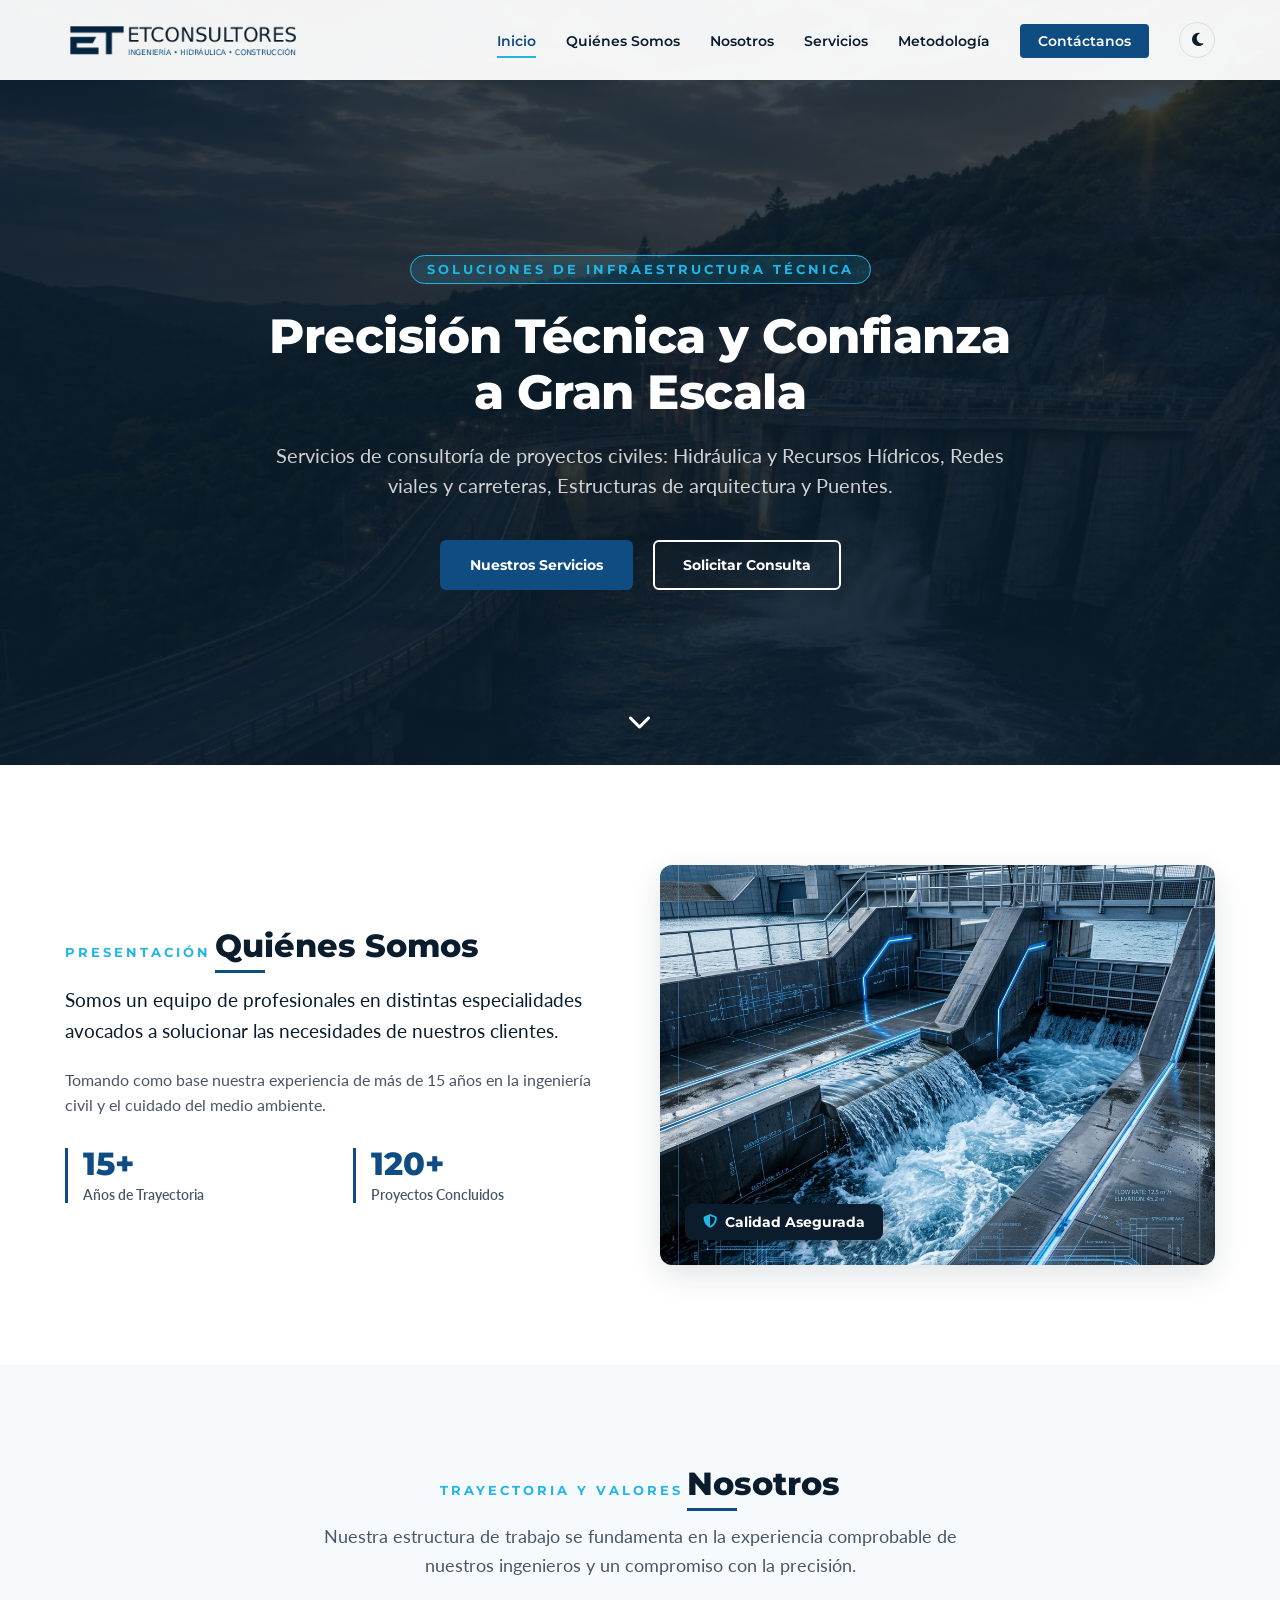
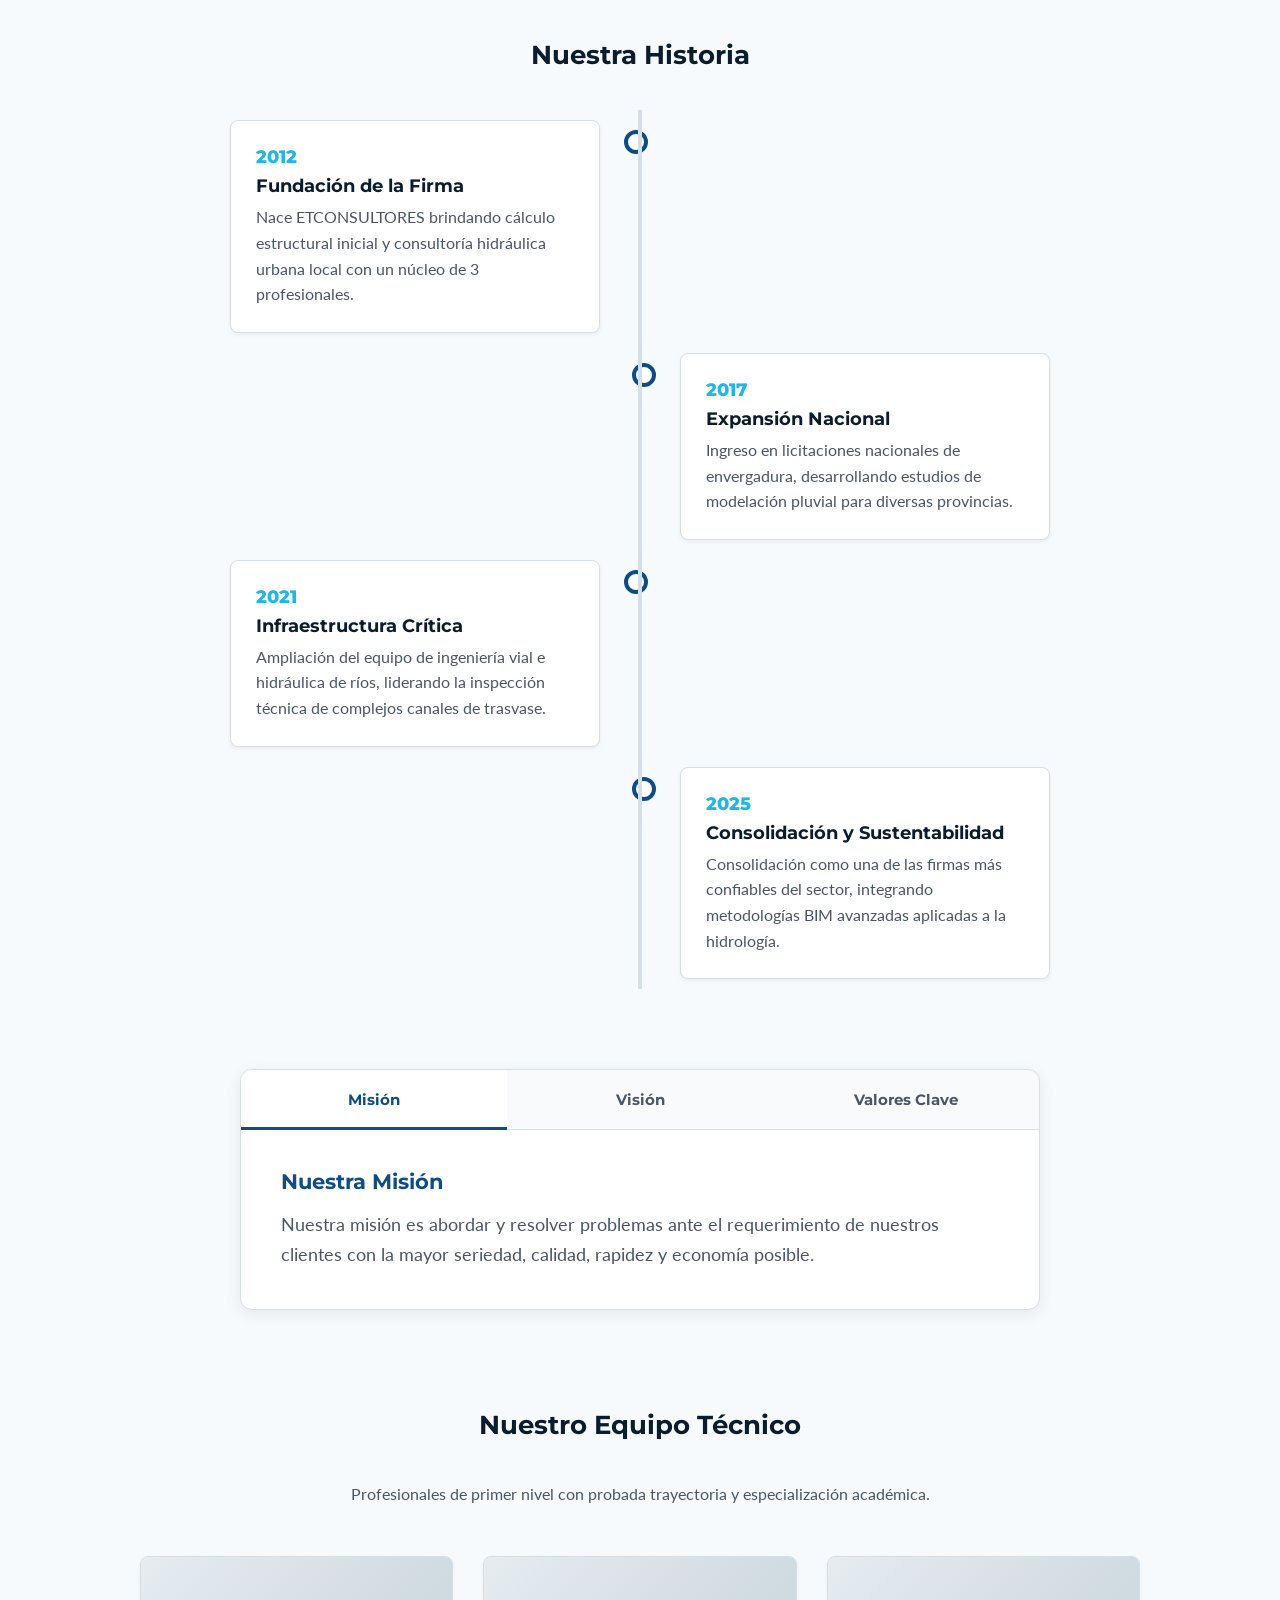
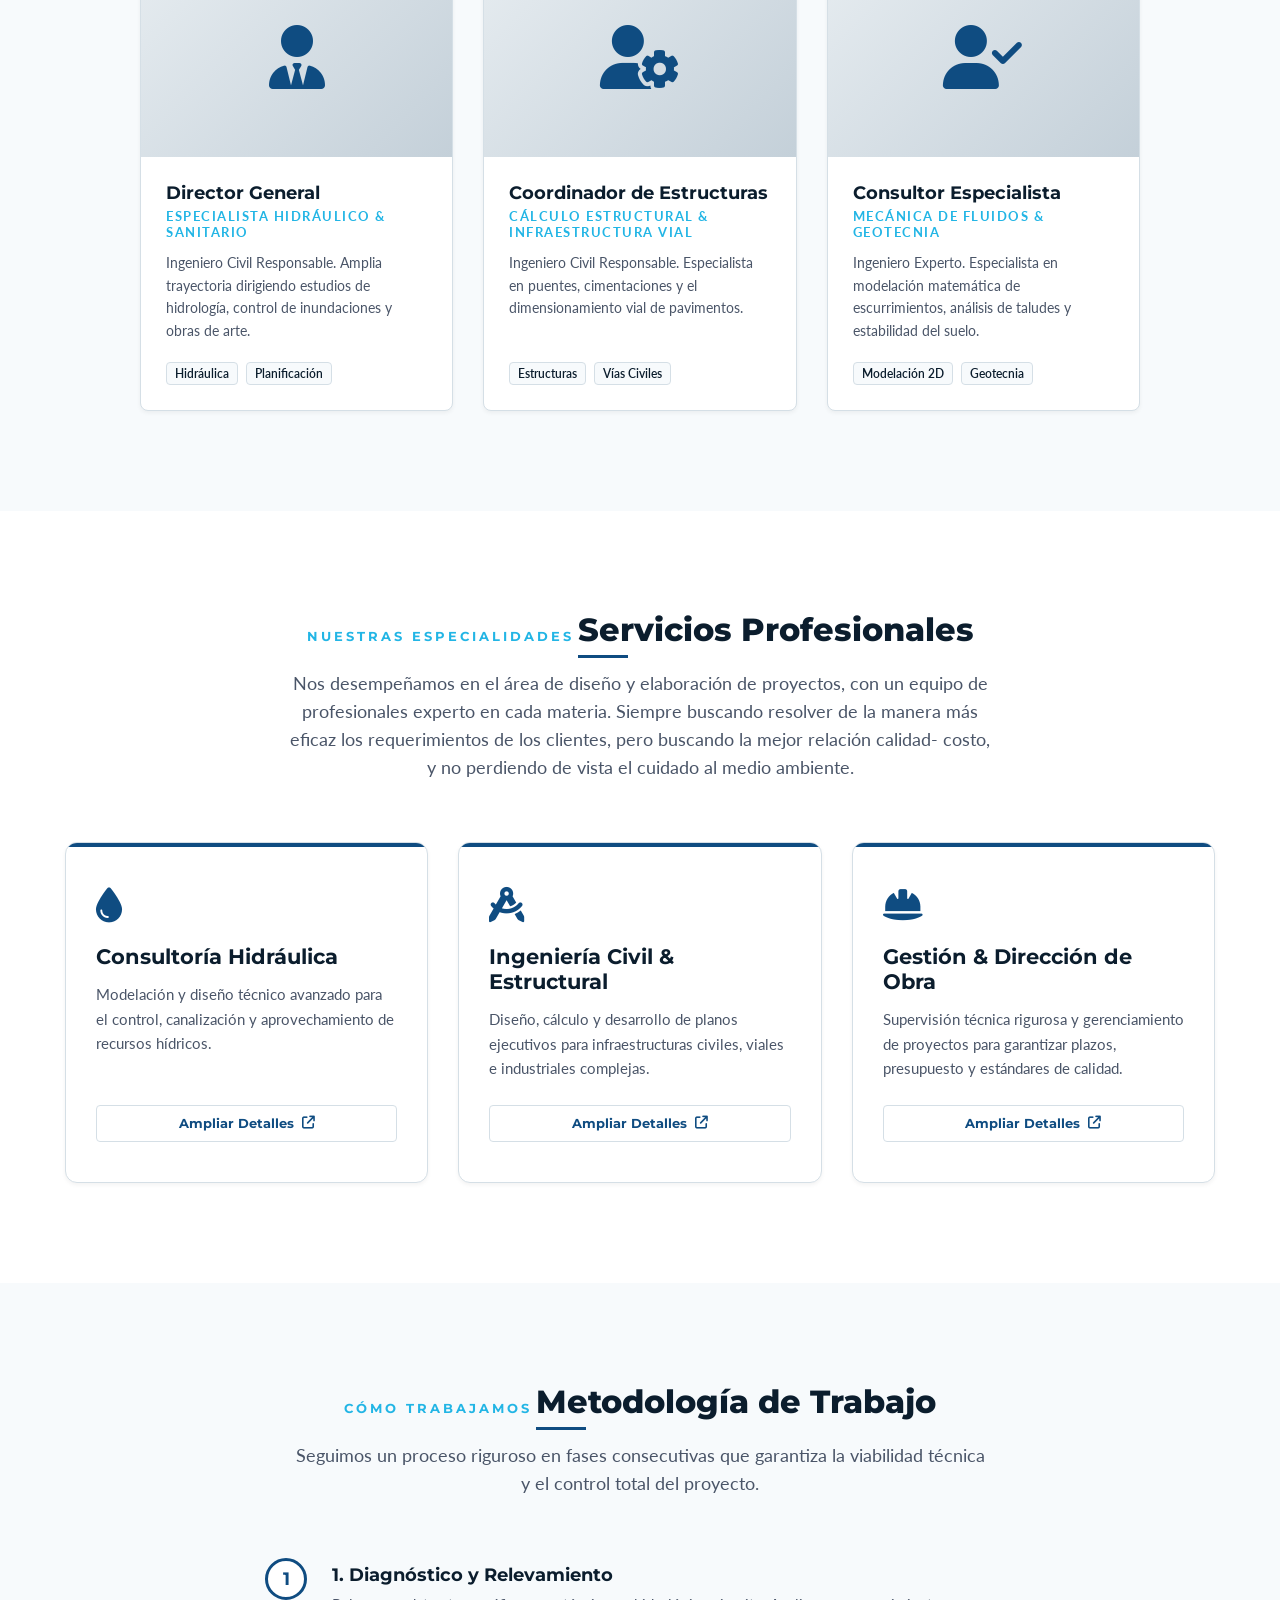
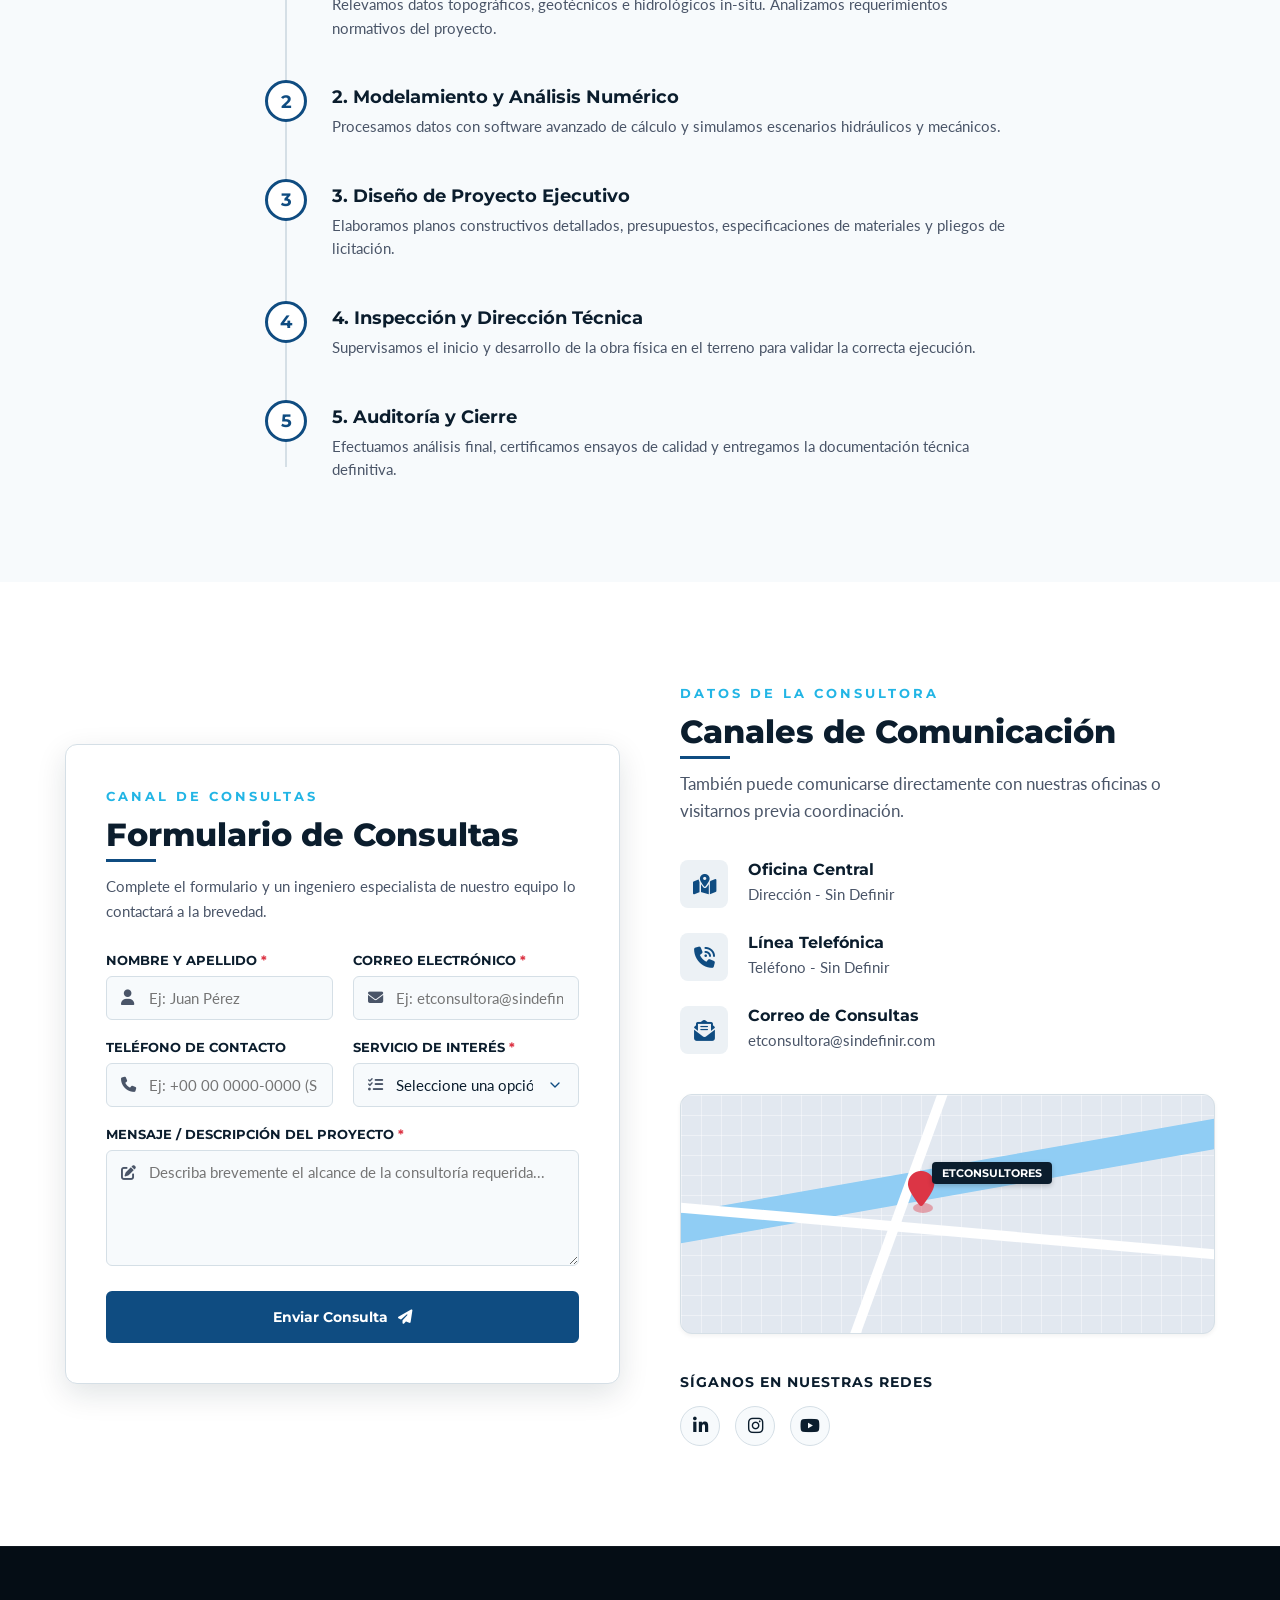
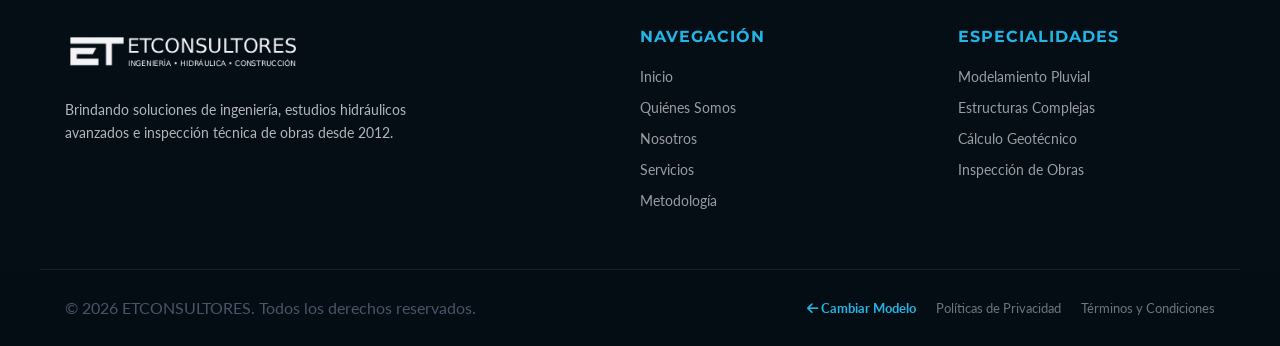
<file: model-c/index.html>
<!DOCTYPE html>
<html lang="es">
<head>
  <meta charset="UTF-8">
  <meta name="viewport" content="width=device-width, initial-scale=1.0">
  <meta name="description" content="ETCONSULTORES - Consultoría líder en ingeniería civil, infraestructura hidráulica y gestión de construcción. Experiencia y precisión técnica a gran escala.">
  <title>ETCONSULTORES - Ingeniería • Hidráulica • Construcción</title>
  
  <!-- Favicon -->
  <link rel="icon" type="image/svg+xml" href="../assets/favicon.svg">
  
  <!-- Preconnect to Google Fonts -->
  <link rel="preconnect" href="https://fonts.googleapis.com">
  <link rel="preconnect" href="https://fonts.gstatic.com" crossorigin>
  <link href="https://fonts.googleapis.com/css2?family=Lato:ital,wght@0,300;0,400;0,700;1,400&family=Montserrat:wght@400;600;700;800&display=swap" rel="stylesheet">
  
  <!-- FontAwesome stable for icons -->
  <link rel="stylesheet" href="https://cdnjs.cloudflare.com/ajax/libs/font-awesome/6.5.2/css/all.min.css">
  
  <!-- Custom Styles -->
  <link rel="stylesheet" href="styles.css">
</head>
<body>
  <!-- Preloader -->
  <div id="preloader" class="preloader">
    <div class="preloader-content">
      <div class="preloader-spinner">
        <img src="../assets/favicon.svg" alt="Cargando...">
      </div>
      <div class="preloader-bar"></div>
    </div>
  </div>

  <!-- Scroll Progress Indicator -->
  <div class="scroll-progress" id="scrollProgress"></div>

  <!-- Header & Sticky Navigation -->
  <header class="main-header" id="mainHeader">
    <div class="header-container">
      <a href="#inicio" class="logo-link">
        <img src="../assets/logo-dark.png" alt="Logo de ETCONSULTORES" class="header-logo" id="headerLogo">
      </a>
      
      <!-- Desktop Navigation -->
      <nav class="desktop-nav">
        <ul>
          <li><a href="#inicio" class="nav-link active">Inicio</a></li>
          <li><a href="#quienes-somos" class="nav-link">Quiénes Somos</a></li>
          <li><a href="#nosotros" class="nav-link">Nosotros</a></li>
          <li><a href="#servicios" class="nav-link">Servicios</a></li>
          <li><a href="#metodologia" class="nav-link">Metodología</a></li>
          <li><a href="#contacto" class="nav-link btn-nav-cta">Contáctanos</a></li>
          <li>
            <button id="themeToggleBtn" class="theme-toggle-btn" aria-label="Cambiar tema">
              <i class="fa-solid fa-moon"></i>
            </button>
          </li>
        </ul>
      </nav>

      <!-- Mobile Menu Toggle Button -->
      <button class="mobile-menu-toggle" id="menuToggle" aria-label="Abrir menú de navegación">
        <span class="bar"></span>
        <span class="bar"></span>
        <span class="bar"></span>
      </button>
    </div>
  </header>

  <!-- Mobile Overlay Navigation -->
  <div class="mobile-nav-overlay" id="mobileOverlay">
    <nav class="mobile-nav">
      <ul>
        <li><a href="#inicio" class="mobile-nav-link">Inicio</a></li>
        <li><a href="#quienes-somos" class="mobile-nav-link">Quiénes Somos</a></li>
        <li><a href="#nosotros" class="mobile-nav-link">Nosotros</a></li>
        <li><a href="#servicios" class="mobile-nav-link">Servicios</a></li>
        <li><a href="#metodologia" class="mobile-nav-link">Metodología</a></li>
        <li><a href="#contacto" class="mobile-nav-link mobile-btn-nav-cta">Contáctanos</a></li>
        <li>
          <button id="mobileThemeToggleBtn" class="mobile-theme-toggle-btn" aria-label="Cambiar tema">
            <i class="fa-solid fa-moon"></i> <span>Cambiar Tema</span>
          </button>
        </li>
      </ul>
    </nav>
  </div>

  <main>
    <!-- HERO SECTION -->
    <section id="inicio" class="hero-section" style="background-image: linear-gradient(rgba(11, 29, 45, 0.8), rgba(11, 29, 45, 0.9)), url('../assets/hero-hydraulic.jpg');">
      <div class="hero-container">
        <div class="hero-badge animate-on-scroll">SOLUCIONES DE INFRAESTRUCTURA TÉCNICA</div>
        <h1 class="hero-title animate-on-scroll">Precisión Técnica y Confianza a Gran Escala</h1>
        <p class="hero-subtitle animate-on-scroll">
          Servicios de consultoría de proyectos civiles: Hidráulica y Recursos Hídricos, Redes viales y carreteras, Estructuras de arquitectura y Puentes.
        </p>
        <div class="hero-actions animate-on-scroll">
          <a href="#servicios" class="btn btn-primary">Nuestros Servicios</a>
          <a href="#contacto" class="btn btn-secondary">Solicitar Consulta</a>
        </div>
      </div>
      <a href="#quienes-somos" class="scroll-down-indicator" aria-label="Bajar a Quiénes Somos">
        <i class="fa-solid fa-chevron-down"></i>
      </a>
    </section>

    <!-- QUIENES SOMOS -->
    <section id="quienes-somos" class="about-summary-section section-padding">
      <div class="container grid-2">
        <div class="about-summary-text animate-on-scroll">
          <span class="section-tag">Presentación</span>
          <h2 class="section-title">Quiénes Somos</h2>
          <p class="text-lead">
            Somos un equipo de profesionales en distintas especialidades avocados a solucionar las necesidades de nuestros clientes.
          </p>
          <p class="text-body">
            Tomando como base nuestra experiencia de más de 15 años en la ingeniería civil y el cuidado del medio ambiente.
          </p>
          <div class="stats-mini-grid">
            <div class="stat-mini-item">
              <span class="stat-number">15+</span>
              <span class="stat-label">Años de Trayectoria</span>
            </div>
            <div class="stat-mini-item">
              <span class="stat-number">120+</span>
              <span class="stat-label">Proyectos Concluidos</span>
            </div>
          </div>
        </div>
        <div class="about-summary-image-wrapper animate-on-scroll">
          <div class="tech-card-image" style="background-image: url('../assets/hero-water.png');">
            <div class="tech-card-badge">
              <i class="fa-solid fa-shield-halved"></i> Calidad Asegurada
            </div>
          </div>
        </div>
      </div>
    </section>

    <!-- NOSOTROS SECTION -->
    <section id="nosotros" class="about-section section-padding bg-light">
      <div class="container">
        <div class="section-header text-center animate-on-scroll">
          <span class="section-tag">Trayectoria y Valores</span>
          <h2 class="section-title">Nosotros</h2>
          <p class="section-desc">
            Nuestra estructura de trabajo se fundamenta en la experiencia comprobable de nuestros ingenieros y un compromiso con la precisión.
          </p>
        </div>

        <!-- TIMELINE HISTÓRICO -->
        <div class="timeline-wrapper animate-on-scroll">
          <h3 class="subsection-title text-center">Nuestra Historia</h3>
          <div class="timeline">
            <div class="timeline-item left">
              <div class="timeline-content">
                <span class="timeline-date">2012</span>
                <h4>Fundación de la Firma</h4>
                <p>Nace ETCONSULTORES brindando cálculo estructural inicial y consultoría hidráulica urbana local con un núcleo de 3 profesionales.</p>
              </div>
            </div>
            <div class="timeline-item right">
              <div class="timeline-content">
                <span class="timeline-date">2017</span>
                <h4>Expansión Nacional</h4>
                <p>Ingreso en licitaciones nacionales de envergadura, desarrollando estudios de modelación pluvial para diversas provincias.</p>
              </div>
            </div>
            <div class="timeline-item left">
              <div class="timeline-content">
                <span class="timeline-date">2021</span>
                <h4>Infraestructura Crítica</h4>
                <p>Ampliación del equipo de ingeniería vial e hidráulica de ríos, liderando la inspección técnica de complejos canales de trasvase.</p>
              </div>
            </div>
            <div class="timeline-item right">
              <div class="timeline-content">
                <span class="timeline-date">2025</span>
                <h4>Consolidación y Sustentabilidad</h4>
                <p>Consolidación como una de las firmas más confiables del sector, integrando metodologías BIM avanzadas aplicadas a la hidrología.</p>
              </div>
            </div>
          </div>
        </div>

        <!-- TABS DE MISIÓN, VISIÓN Y VALORES -->
        <div class="tabs-container animate-on-scroll">
          <div class="tabs-header">
            <button class="tab-btn active" data-tab="mision">Misión</button>
            <button class="tab-btn" data-tab="vision">Visión</button>
            <button class="tab-btn" data-tab="valores">Valores Clave</button>
          </div>
          <div class="tabs-content">
            <div class="tab-pane active show" id="mision">
              <h4>Nuestra Misión</h4>
              <p class="text-large">
                Nuestra misión es abordar y resolver problemas ante el requerimiento de nuestros clientes con la mayor seriedad, calidad, rapidez y economía posible.
              </p>
            </div>
            <div class="tab-pane" id="vision">
              <h4>Nuestra Visión</h4>
              <p class="text-large">
                Con una visión que va de la mano con el avance tecnológico, pero en concordancia con el cuidado del medio ambiente.
              </p>
            </div>
            <div class="tab-pane" id="valores">
              <h4>Nuestros Valores</h4>
              <div class="valores-grid">
                <div class="valor-card">
                  <i class="fa-solid fa-compass-drafting"></i>
                  <h5>Ingeniería</h5>
                  <p>Soluciones basadas en ciencia y análisis técnico estricto.</p>
                </div>
                <div class="valor-card">
                  <i class="fa-solid fa-bullseye"></i>
                  <h5>Precisión</h5>
                  <p>Modelamiento riguroso y tolerancias óptimas.</p>
                </div>
                <div class="valor-card">
                  <i class="fa-solid fa-building-columns"></i>
                  <h5>Infraestructura</h5>
                  <p>Desarrollo con visión a largo plazo para las comunidades.</p>
                </div>
                <div class="valor-card">
                  <i class="fa-solid fa-handshake"></i>
                  <h5>Confianza</h5>
                  <p>Transparencia técnica y compromiso ético mutuo.</p>
                </div>
              </div>
            </div>
          </div>
        </div>

        <!-- PROFESIONALES DEL EQUIPO -->
        <div class="team-wrapper animate-on-scroll">
          <h3 class="subsection-title text-center">Nuestro Equipo Técnico</h3>
          <p class="subsection-subtitle text-center">Profesionales de primer nivel con probada trayectoria y especialización académica.</p>
          
          <div class="team-grid">
            <!-- Team 1 -->
            <div class="team-card">
              <div class="team-img-placeholder">
                <i class="fa-solid fa-user-tie"></i>
              </div>
              <div class="team-info">
                <h4>Director General</h4>
                <span class="team-role">Especialista Hidráulico & Sanitario</span>
                <p class="team-desc">
                  Ingeniero Civil Responsable. Amplia trayectoria dirigiendo estudios de hidrología, control de inundaciones y obras de arte.
                </p>
                <div class="team-skills">
                  <span class="skill-tag">Hidráulica</span>
                  <span class="skill-tag">Planificación</span>
                </div>
              </div>
            </div>
            
            <!-- Team 2 -->
            <div class="team-card">
              <div class="team-img-placeholder">
                <i class="fa-solid fa-user-gear"></i>
              </div>
              <div class="team-info">
                <h4>Coordinador de Estructuras</h4>
                <span class="team-role">Cálculo Estructural & Infraestructura Vial</span>
                <p class="team-desc">
                  Ingeniero Civil Responsable. Especialista en puentes, cimentaciones y el dimensionamiento vial de pavimentos.
                </p>
                <div class="team-skills">
                  <span class="skill-tag">Estructuras</span>
                  <span class="skill-tag">Vías Civiles</span>
                </div>
              </div>
            </div>
            
            <!-- Team 3 -->
            <div class="team-card">
              <div class="team-img-placeholder">
                <i class="fa-solid fa-user-check"></i>
              </div>
              <div class="team-info">
                <h4>Consultor Especialista</h4>
                <span class="team-role">Mecánica de Fluidos & Geotecnia</span>
                <p class="team-desc">
                  Ingeniero Experto. Especialista en modelación matemática de escurrimientos, análisis de taludes y estabilidad del suelo.
                </p>
                <div class="team-skills">
                  <span class="skill-tag">Modelación 2D</span>
                  <span class="skill-tag">Geotecnia</span>
                </div>
              </div>
            </div>
          </div>
        </div>
      </div>
    </section>

    <!-- SERVICIOS SECTION -->
    <section id="servicios" class="services-section section-padding">
      <div class="container">
        <div class="section-header text-center animate-on-scroll">
          <span class="section-tag">Nuestras Especialidades</span>
          <h2 class="section-title">Servicios Profesionales</h2>
          <p class="section-desc">
            Nos desempeñamos en el área de diseño y elaboración de proyectos, con un equipo de profesionales experto en cada materia. Siempre buscando resolver de la manera más eficaz los requerimientos de los clientes, pero buscando la mejor relación calidad- costo, y no perdiendo de vista el cuidado al medio ambiente.
          </p>
        </div>

        <div class="services-grid">
          <!-- Service Card 1 -->
          <div class="service-card animate-on-scroll" data-service="hidraulica">
            <div class="service-icon"><i class="fa-solid fa-droplet"></i></div>
            <h3>Consultoría Hidráulica</h3>
            <p class="service-summary">
              Modelación y diseño técnico avanzado para el control, canalización y aprovechamiento de recursos hídricos.
            </p>
            <!-- Data for modal -->
            <template class="modal-data">
              <span class="tag">Área de Ingeniería e Hidráulica</span>
              <h3 class="title">Consultoría Hidráulica & Recursos Hídricos</h3>
              <p class="desc">Ofrecemos análisis de escurrimientos libres y confinados, topografía e hidrografía y simulación matemática para el óptimo aprovechamiento y control de recursos hídricos.</p>
              <ul class="scope">
                <li>Topografía e Hidrografía.</li>
                <li>Hidrología Urbana y Rural.</li>
                <li>Hidráulica y Morfología Fluvial.</li>
                <li>Transporte de Sedimentos, Erosión y Sedimentación.</li>
                <li>Modelos Matemáticos Hidrológicos, Hidrodinámicos y Sedimentológicos.</li>
                <li>Análisis de Riesgos Hidrogeológicos y Protección de costas.</li>
                <li>Manejo de aguas y control de erosión.</li>
              </ul>
              <div class="benefits">Mitigación de riesgos aluvionales, seguridad de infraestructura crítica y diseños sustentables en concordancia con el cuidado del medio ambiente.</div>
            </template>
            <button class="btn-toggle-service">Ampliar Detalles <i class="fa-solid fa-arrow-up-right-from-square"></i></button>
          </div>

          <!-- Service Card 2 -->
          <div class="service-card animate-on-scroll" data-service="ingenieria">
            <div class="service-icon"><i class="fa-solid fa-compass-drafting"></i></div>
            <h3>Ingeniería Civil & Estructural</h3>
            <p class="service-summary">
              Diseño, cálculo y desarrollo de planos ejecutivos para infraestructuras civiles, viales e industriales complejas.
            </p>
            <!-- Data for modal -->
            <template class="modal-data">
              <span class="tag">Área de Diseño Técnico</span>
              <h3 class="title">Estructuras de Arquitectura, Puentes & Redes Viales</h3>
              <p class="desc">Realizamos diseños estructurales y geotécnicos con rigurosidad matemática y optimización de materiales para garantizar la seguridad y viabilidad económica de las obras civiles.</p>
              <ul class="scope">
                <li>Cálculo estructural de edificios y obras de arquitectura.</li>
                <li>Redes Viales. Carreteras, Puentes y Viaductos.</li>
                <li>Geotecnia e Ingeniería de Suelos.</li>
                <li>Estabilización de suelos, taludes y control de erosión.</li>
                <li>Fases: Diseños preliminares y Anteproyectos.</li>
                <li>Proyectos ejecutivos e ingeniería de detalle.</li>
              </ul>
              <div class="benefits">Integridad estructural garantizada con una óptima relación calidad-costo, reduciendo el volumen de materiales mediante análisis avanzados.</div>
            </template>
            <button class="btn-toggle-service">Ampliar Detalles <i class="fa-solid fa-arrow-up-right-from-square"></i></button>
          </div>

          <!-- Service Card 3 -->
          <div class="service-card animate-on-scroll" data-service="direccion">
            <div class="service-icon"><i class="fa-solid fa-helmet-safety"></i></div>
            <h3>Gestión & Dirección de Obra</h3>
            <p class="service-summary">
              Supervisión técnica rigurosa y gerenciamiento de proyectos para garantizar plazos, presupuesto y estándares de calidad.
            </p>
            <!-- Data for modal -->
            <template class="modal-data">
              <span class="tag">Área de Dirección Técnica</span>
              <h3 class="title">Gerenciamiento de Proyectos & Auditoría</h3>
              <p class="desc">Acompañamiento integral en las etapas de planificación y ejecución, auditando pliegos técnicos y estimaciones financieras para resguardar los intereses del cliente.</p>
              <ul class="scope">
                <li>Revisión y optimización de proyectos ejecutivos.</li>
                <li>Evaluaciones económicas completas.</li>
                <li>Estimación de costos y presupuestos detallados.</li>
                <li>Inspección e inspección técnica de obras (ITO).</li>
              </ul>
              <div class="benefits">Garantía de cumplimiento de plazos contractuales, minimización de imprevistos económicos y control ambiental en terreno.</div>
            </template>
            <button class="btn-toggle-service">Ampliar Detalles <i class="fa-solid fa-arrow-up-right-from-square"></i></button>
          </div>
        </div>
      </div>
    </section>

    <!-- METODOLOGÍA SECTION -->
    <section id="metodologia" class="methodology-section section-padding bg-light">
      <div class="container">
        <div class="section-header text-center animate-on-scroll">
          <span class="section-tag">Cómo Trabajamos</span>
          <h2 class="section-title">Metodología de Trabajo</h2>
          <p class="section-desc">
            Seguimos un proceso riguroso en fases consecutivas que garantiza la viabilidad técnica y el control total del proyecto.
          </p>
        </div>

        <div class="stepper-wrapper animate-on-scroll">
          <div class="step-item">
            <div class="step-circle">1</div>
            <div class="step-content">
              <h4>1. Diagnóstico y Relevamiento</h4>
              <p>Relevamos datos topográficos, geotécnicos e hidrológicos in-situ. Analizamos requerimientos normativos del proyecto.</p>
            </div>
          </div>
          <div class="step-item">
            <div class="step-circle">2</div>
            <div class="step-content">
              <h4>2. Modelamiento y Análisis Numérico</h4>
              <p>Procesamos datos con software avanzado de cálculo y simulamos escenarios hidráulicos y mecánicos.</p>
            </div>
          </div>
          <div class="step-item">
            <div class="step-circle">3</div>
            <div class="step-content">
              <h4>3. Diseño de Proyecto Ejecutivo</h4>
              <p>Elaboramos planos constructivos detallados, presupuestos, especificaciones de materiales y pliegos de licitación.</p>
            </div>
          </div>
          <div class="step-item">
            <div class="step-circle">4</div>
            <div class="step-content">
              <h4>4. Inspección y Dirección Técnica</h4>
              <p>Supervisamos el inicio y desarrollo de la obra física en el terreno para validar la correcta ejecución.</p>
            </div>
          </div>
          <div class="step-item">
            <div class="step-circle">5</div>
            <div class="step-content">
              <h4>5. Auditoría y Cierre</h4>
              <p>Efectuamos análisis final, certificamos ensayos de calidad y entregamos la documentación técnica definitiva.</p>
            </div>
          </div>
        </div>
      </div>
    </section>

    <!-- CONTACTO SECTION -->
    <section id="contacto" class="contact-section section-padding">
      <div class="container grid-2">
        <!-- Contact Form Side -->
        <div class="contact-form-wrapper animate-on-scroll">
          <span class="section-tag">Canal de Consultas</span>
          <h2 class="section-title">Formulario de Consultas</h2>
          <p class="contact-form-intro">
            Complete el formulario y un ingeniero especialista de nuestro equipo lo contactará a la brevedad.
          </p>

          <form id="contactForm" class="contact-form" novalidate>
            <div class="form-row grid-2">
              <div class="form-group">
                <label for="name">Nombre y Apellido <span class="required">*</span></label>
                <div class="input-wrapper">
                  <i class="fa-solid fa-user"></i>
                  <input type="text" id="name" name="name" placeholder="Ej: Juan Pérez" required>
                </div>
                <span class="error-msg" id="nameError">El nombre es requerido y no debe contener números.</span>
              </div>
              <div class="form-group">
                <label for="email">Correo Electrónico <span class="required">*</span></label>
                <div class="input-wrapper">
                  <i class="fa-solid fa-envelope"></i>
                  <input type="email" id="email" name="email" placeholder="Ej: etconsultora@sindefinir.com" required>
                </div>
                <span class="error-msg" id="emailError">Ingrese un correo electrónico válido.</span>
              </div>
            </div>

            <div class="form-row grid-2">
              <div class="form-group">
                <label for="phone">Teléfono de Contacto</label>
                <div class="input-wrapper">
                  <i class="fa-solid fa-phone"></i>
                  <input type="tel" id="phone" name="phone" placeholder="Ej: +00 00 0000-0000 (Sin definir)">
                </div>
                <span class="error-msg" id="phoneError">Ingrese un número telefónico válido (solo números y signos + o -).</span>
              </div>
              <div class="form-group">
                <label for="service">Servicio de Interés <span class="required">*</span></label>
                <div class="input-wrapper select-wrapper">
                  <i class="fa-solid fa-list-check"></i>
                  <select id="service" name="service" required>
                    <option value="" disabled selected>Seleccione una opción...</option>
                    <option value="hidraulica">Consultoría Hidráulica</option>
                    <option value="ingenieria">Ingeniería Civil & Estructural</option>
                    <option value="direccion">Gestión & Dirección de Obra</option>
                    <option value="otro">Otras Consultas Especiales</option>
                  </select>
                </div>
                <span class="error-msg" id="serviceError">Seleccione un servicio de interés.</span>
              </div>
            </div>

            <div class="form-group">
              <label for="message">Mensaje / Descripción del Proyecto <span class="required">*</span></label>
              <div class="input-wrapper textarea-wrapper">
                <i class="fa-solid fa-pen-to-square"></i>
                <textarea id="message" name="message" rows="5" placeholder="Describa brevemente el alcance de la consultoría requerida..." required></textarea>
              </div>
              <span class="error-msg" id="messageError">El mensaje es requerido (mínimo 15 caracteres).</span>
            </div>

            <div class="form-submit">
              <button type="submit" class="btn btn-primary btn-submit" id="submitBtn">
                <span>Enviar Consulta</span> <i class="fa-solid fa-paper-plane"></i>
              </button>
            </div>

            <!-- Success/Error Global Banners -->
            <div class="form-status success" id="formSuccess">
              <i class="fa-solid fa-circle-check"></i> ¡Consulta enviada con éxito! Nos comunicaremos a la brevedad.
            </div>
            <div class="form-status error" id="formError">
              <i class="fa-solid fa-circle-xmark"></i> Por favor corrija los campos marcados en rojo antes de enviar.
            </div>
          </form>
        </div>

        <!-- Contact Info & Map Side -->
        <div class="contact-info-wrapper animate-on-scroll">
          <span class="section-tag">Datos de la Consultora</span>
          <h2 class="section-title">Canales de Comunicación</h2>
          <p class="contact-info-intro">
            También puede comunicarse directamente con nuestras oficinas o visitarnos previa coordinación.
          </p>

          <div class="contact-methods">
            <div class="method-item">
              <div class="method-icon"><i class="fa-solid fa-map-location-dot"></i></div>
              <div class="method-text">
                <h5>Oficina Central</h5>
                <p>Dirección - Sin Definir</p>
              </div>
            </div>
            <div class="method-item">
              <div class="method-icon"><i class="fa-solid fa-phone-volume"></i></div>
              <div class="method-text">
                <h5>Línea Telefónica</h5>
                <p>Teléfono - Sin Definir</p>
              </div>
            </div>
            <div class="method-item">
              <div class="method-icon"><i class="fa-solid fa-envelope-open-text"></i></div>
              <div class="method-text">
                <h5>Correo de Consultas</h5>
                <p>etconsultora@sindefinir.com</p>
              </div>
            </div>
          </div>

          <!-- CSS Mockup Map -->
          <div class="map-mockup">
            <div class="map-grid-pattern"></div>
            <div class="map-river"></div>
            <div class="map-road-1"></div>
            <div class="map-road-2"></div>
            <div class="map-pin">
              <i class="fa-solid fa-location-pin"></i>
              <div class="map-pin-pulse"></div>
            </div>
            <div class="map-label">ETCONSULTORES</div>
          </div>

          <!-- Social Channels -->
          <div class="social-channels">
            <h5>Síganos en nuestras Redes</h5>
            <div class="social-icons">
              <a href="#" class="social-link" aria-label="LinkedIn"><i class="fa-brands fa-linkedin-in"></i></a>
              <a href="#" class="social-link" aria-label="Instagram"><i class="fa-brands fa-instagram"></i></a>
              <a href="#" class="social-link" aria-label="YouTube"><i class="fa-brands fa-youtube"></i></a>
            </div>
          </div>
        </div>
      </div>
    </section>
  </main>

  <!-- POP-UP MODAL PARA SERVICIOS -->
  <div id="serviceModal" class="service-modal" role="dialog" aria-labelledby="modalTitle" aria-hidden="true">
    <div class="modal-overlay" id="modalOverlay"></div>
    <div class="modal-container">
      <button class="modal-close-btn" id="modalCloseBtn" aria-label="Cerrar ventana emergente">&times;</button>
      <div class="modal-header">
        <div class="modal-icon-wrapper" id="modalIcon">
          <i class="fa-solid fa-droplet"></i>
        </div>
        <div class="modal-title-group">
          <span class="modal-tag" id="modalTag">Consultoría</span>
          <h3 class="modal-title" id="modalTitle">Título del Servicio</h3>
        </div>
      </div>
      <div class="modal-body">
        <p class="modal-desc" id="modalDesc">Descripción larga del servicio...</p>
        <div class="modal-grid-details">
          <div class="modal-bullets-column">
            <h5>Alcance del Servicio</h5>
            <ul id="modalScope">
              <!-- Carga dinámica -->
            </ul>
          </div>
          <div class="modal-benefits-column">
            <h5>Beneficios Clave</h5>
            <div class="modal-benefit-box" id="modalBenefits">
              <!-- Carga dinámica -->
            </div>
          </div>
        </div>
      </div>
      <div class="modal-footer">
        <a href="#contacto" class="btn btn-primary btn-modal-cta" id="modalCtaBtn">Solicitar Presupuesto</a>
      </div>
    </div>
  </div>

  <!-- FOOTER -->
  <footer class="main-footer">
    <div class="container footer-grid">
      <div class="footer-brand">
        <img src="../assets/logo-light.png" alt="Logo de ETCONSULTORES" class="footer-logo">
        <p>
          Brindando soluciones de ingeniería, estudios hidráulicos avanzados e inspección técnica de obras desde 2012.
        </p>
      </div>
      <div class="footer-links">
        <h5>Navegación</h5>
        <ul>
          <li><a href="#inicio">Inicio</a></li>
          <li><a href="#quienes-somos">Quiénes Somos</a></li>
          <li><a href="#nosotros">Nosotros</a></li>
          <li><a href="#servicios">Servicios</a></li>
          <li><a href="#metodologia">Metodología</a></li>
        </ul>
      </div>
      <div class="footer-specialties">
        <h5>Especialidades</h5>
        <ul>
          <li><a href="#servicios">Modelamiento Pluvial</a></li>
          <li><a href="#servicios">Estructuras Complejas</a></li>
          <li><a href="#servicios">Cálculo Geotécnico</a></li>
          <li><a href="#servicios">Inspección de Obras</a></li>
        </ul>
      </div>
    </div>
    <div class="footer-bottom">
      <div class="container footer-bottom-flex">
        <p>&copy; 2026 ETCONSULTORES. Todos los derechos reservados.</p>
        <div class="footer-extra-links">
          <a href="../index.html" class="back-to-portal-btn"><i class="fa-solid fa-arrow-left"></i> Cambiar Modelo</a>
          <a href="#">Políticas de Privacidad</a>
          <a href="#">Términos y Condiciones</a>
        </div>
      </div>
    </div>
  </footer>

  <!-- Custom Scripts -->
  <script src="app.js"></script>
</body>
</html>
</file>
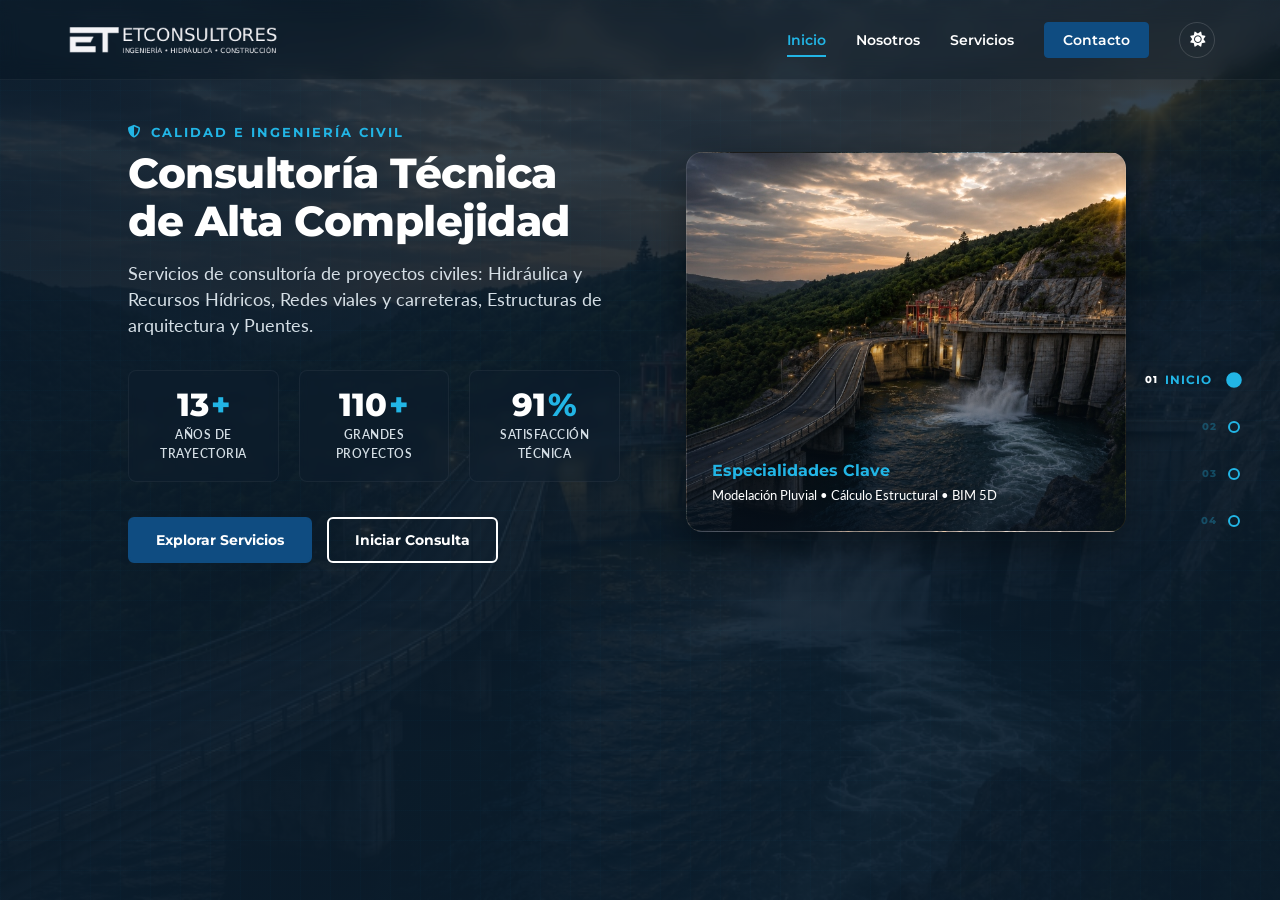
<file: model-d/index.html>
<!DOCTYPE html>
<html lang="es">
<head>
  <meta charset="UTF-8">
  <meta name="viewport" content="width=device-width, initial-scale=1.0">
  <meta name="description" content="Propuesta D para ETCONSULTORES. Una experiencia digital interactiva premium con navegación por paneles deslizantes 3D.">
  <title>ETCONSULTORES - Propuesta Interactiva Premium</title>
  
  <!-- Favicon -->
  <link rel="icon" type="image/svg+xml" href="../assets/favicon.svg">
  
  <!-- Preconnect to Google Fonts -->
  <link rel="preconnect" href="https://fonts.googleapis.com">
  <link rel="preconnect" href="https://fonts.gstatic.com" crossorigin>
  <link href="https://fonts.googleapis.com/css2?family=Lato:ital,wght@0,300;0,400;0,700;1,400&family=Montserrat:wght@400;600;700;800&display=swap" rel="stylesheet">
  
  <!-- FontAwesome stable for icons -->
  <link rel="stylesheet" href="https://cdnjs.cloudflare.com/ajax/libs/font-awesome/6.5.2/css/all.min.css">
  
  <!-- Custom Styles -->
  <link rel="stylesheet" href="styles.css">
</head>
<body>
  <!-- Preloader -->
  <div id="preloader" class="preloader">
    <div class="preloader-content">
      <div class="preloader-spinner">
        <img src="../assets/favicon.svg" alt="Cargando...">
      </div>
      <div class="preloader-bar"></div>
    </div>
  </div>

  <!-- App Wrapper -->
  <div class="app-wrapper">
    
    <!-- HEADER HORIZONTAL (Desktop & Mobile Top) -->
    <header class="main-header" id="mainHeader">
      <div class="header-container">
        <a href="#" class="logo-link nav-btn" data-target="0">
          <img src="../assets/logo-light.png" alt="Logo de ETCONSULTORES" class="header-logo" id="headerLogo">
        </a>
        
        <!-- Desktop Navigation -->
        <nav class="desktop-nav">
          <ul>
            <li><button class="nav-link nav-btn active" data-target="0">Inicio</button></li>
            <li><button class="nav-link nav-btn" data-target="1">Nosotros</button></li>
            <li><button class="nav-link nav-btn" data-target="2">Servicios</button></li>
            <li><button class="nav-link nav-btn btn-nav-cta" data-target="3">Contacto</button></li>
            <li>
              <button id="themeToggleBtn" class="theme-toggle-btn" aria-label="Cambiar tema">
                <i class="fa-solid fa-sun"></i>
              </button>
            </li>
          </ul>
        </nav>

        <!-- Mobile Header Actions -->
        <div class="mobile-header-actions">
          <button id="mobileThemeToggleBtn" class="mobile-theme-toggle-btn" aria-label="Cambiar tema">
            <i class="fa-solid fa-sun"></i>
          </button>
          <button class="mobile-menu-toggle" id="menuToggle" aria-label="Abrir menú de navegación">
            <span class="bar"></span>
            <span class="bar"></span>
            <span class="bar"></span>
          </button>
        </div>
      </div>
    </header>

    <!-- MOBILE OVERLAY NAVIGATION -->
    <div class="mobile-nav-overlay" id="mobileOverlay">
      <nav class="mobile-nav">
        <ul>
          <li><button class="mobile-nav-link nav-btn" data-target="0">Inicio</button></li>
          <li><button class="mobile-nav-link nav-btn" data-target="1">Nosotros</button></li>
          <li><button class="mobile-nav-link nav-btn" data-target="2">Servicios</button></li>
          <li><button class="mobile-nav-link nav-btn mobile-btn-nav-cta" data-target="3">Contacto</button></li>
        </ul>
      </nav>
    </div>

    <!-- VERTICAL PAGER DOTS (Desktop Only) -->
    <div class="vertical-pager" id="verticalPager">
      <button class="pager-dot active" data-target="0" aria-label="Inicio">
        <span class="pager-num">01</span>
        <span class="pager-label">Inicio</span>
      </button>
      <button class="pager-dot" data-target="1" aria-label="Nosotros">
        <span class="pager-num">02</span>
        <span class="pager-label">Nosotros</span>
      </button>
      <button class="pager-dot" data-target="2" aria-label="Servicios">
        <span class="pager-num">03</span>
        <span class="pager-label">Servicios</span>
      </button>
      <button class="pager-dot" data-target="3" aria-label="Contacto">
        <span class="pager-num">04</span>
        <span class="pager-label">Contacto</span>
      </button>
    </div>

    <!-- MOBILE BOTTOM NAVIGATION BAR -->
    <nav class="mobile-bottom-nav">
      <button class="mobile-nav-btn active" data-target="0" aria-label="Inicio">
        <i class="fa-solid fa-house"></i>
        <span>Inicio</span>
      </button>
      <button class="mobile-nav-btn" data-target="1" aria-label="Nosotros">
        <i class="fa-solid fa-users"></i>
        <span>Nosotros</span>
      </button>
      <button class="mobile-nav-btn" data-target="2" aria-label="Servicios">
        <i class="fa-solid fa-compass-drafting"></i>
        <span>Servicios</span>
      </button>
      <button class="mobile-nav-btn" data-target="3" aria-label="Contacto">
        <i class="fa-solid fa-paper-plane"></i>
        <span>Contacto</span>
      </button>
    </nav>

    <!-- PANELS CONTAINER -->
    <main class="panels-container" id="panelsContainer">

      <!-- PANEL 1: INICIO -->
      <section class="panel-section active" id="panel-inicio">
        <div class="hydraulic-overlay"></div>
        <div class="panel-content-scroll">
          <div class="hero-split grid-2">
            <!-- Hero text -->
            <div class="hero-text-block">
              <span class="panel-tag"><i class="fa-solid fa-shield-halved"></i> Calidad e Ingeniería Civil</span>
              <h1 class="panel-title">Consultoría Técnica de Alta Complejidad</h1>
              <p class="panel-subtitle">
                Servicios de consultoría de proyectos civiles: Hidráulica y Recursos Hídricos, Redes viales y carreteras, Estructuras de arquitectura y Puentes.
              </p>
              
              <!-- Metrics counter display -->
              <div class="metrics-grid">
                <div class="metric-item">
                  <div class="metric-number-wrapper">
                    <span class="metric-num" data-count="15">0</span><span class="metric-plus">+</span>
                  </div>
                  <p class="metric-label">Años de Trayectoria</p>
                </div>
                <div class="metric-item">
                  <div class="metric-number-wrapper">
                    <span class="metric-num" data-count="120">0</span><span class="metric-plus">+</span>
                  </div>
                  <p class="metric-label">Grandes Proyectos</p>
                </div>
                <div class="metric-item">
                  <div class="metric-number-wrapper">
                    <span class="metric-num" data-count="98">0</span><span class="metric-plus">%</span>
                  </div>
                  <p class="metric-label">Satisfacción Técnica</p>
                </div>
              </div>

              <div class="panel-actions">
                <button class="btn btn-primary nav-btn" data-target="2">Explorar Servicios</button>
                <button class="btn btn-secondary nav-btn" data-target="3">Iniciar Consulta</button>
              </div>
            </div>

            <!-- Hero visual graphic with image and grid -->
            <div class="hero-graphic-block">
              <div class="glass-image-card" style="background-image: url('../assets/hero-hydraulic.jpg');">
                <div class="glass-image-content">
                  <h5>Especialidades Clave</h5>
                  <p>Modelación Pluvial • Cálculo Estructural • BIM 5D</p>
                </div>
              </div>
            </div>
          </div>
        </div>
      </section>

      <!-- PANEL 2: NOSOTROS -->
      <section class="panel-section next" id="panel-nosotros">
        <div class="panel-content-scroll">
          <div class="panel-section-header">
            <span class="panel-tag">Trayectoria de Excelencia</span>
            <h2 class="panel-title-sec">Sobre ETCONSULTORES</h2>
            <p class="panel-desc-sec">Somos un equipo de profesionales en distintas especialidades avocados a solucionar las necesidades de nuestros clientes. Tomando como base nuestra experiencia de más de 15 años en la ingeniería civil y el cuidado del medio ambiente.</p>
          </div>

          <!-- Asymmetric Split: History & Core Values -->
          <div class="about-grid grid-2">
            <!-- Left: Timeline & History -->
            <div class="about-history-block">
              <h3 class="about-sub">Nuestra Historia</h3>
              <div class="timeline-horizontal-wrapper">
                <div class="h-timeline">
                  <div class="h-timeline-item">
                    <div class="h-timeline-year">2012</div>
                    <div class="h-timeline-text">
                      <strong>Fundación:</strong> Se conforma la consultora especializada en proyectos pluviales.
                    </div>
                  </div>
                  <div class="h-timeline-item">
                    <div class="h-timeline-year">2018</div>
                    <div class="h-timeline-text">
                      <strong>Madurez:</strong> Auditoría hidráulica de canales de vertedero para obras nacionales.
                    </div>
                  </div>
                  <div class="h-timeline-item">
                    <div class="h-timeline-year">2026</div>
                    <div class="h-timeline-text">
                      <strong>Innovación:</strong> Integración de cálculos predictivos por IA y metodologías BIM avanzadas.
                    </div>
                  </div>
                </div>
              </div>

              <!-- Mision / Vision / Valores -->
              <div class="mision-vision-glass">
                <div class="mv-block">
                  <h5>Misión</h5>
                  <p>Abordar y resolver problemas ante el requerimiento de nuestros clientes con la mayor seriedad, calidad, rapidez y economía posible.</p>
                </div>
                <div class="mv-block">
                  <h5>Visión</h5>
                  <p>Va de la mano con el avance tecnológico, pero en concordancia con el cuidado del medio ambiente.</p>
                </div>
              </div>
            </div>

            <!-- Right: Team Profiles & Values list -->
            <div class="about-team-block">
              <h3 class="about-sub">Nuestros Valores y Equipo</h3>
              
              <!-- Values Bullet Checklist -->
              <div class="values-checklist-panel">
                <div class="value-bullet-item">
                  <span class="bullet-circle"></span>
                  <div>
                    <strong>Ingeniería &amp; Precisión:</strong> Soluciones basadas en rigor técnico y cálculos detallados.
                  </div>
                </div>
                <div class="value-bullet-item">
                  <span class="bullet-circle"></span>
                  <div>
                    <strong>Confianza y Compromiso:</strong> Estrecha vinculación con los plazos y metas del cliente.
                  </div>
                </div>
              </div>

              <div class="team-cards-stack">
                <!-- Team card 1 -->
                <div class="team-row-card">
                  <div class="tr-avatar"><i class="fa-solid fa-graduation-cap"></i></div>
                  <div class="tr-details">
                    <h4>Director General</h4>
                    <span class="tr-title">Especialista Hidráulico & Sanitario</span>
                    <p>Ingeniero Civil Responsable. Amplia trayectoria en estudios de hidrología y obras de arte.</p>
                  </div>
                </div>
                <!-- Team card 2 -->
                <div class="team-row-card">
                  <div class="tr-avatar"><i class="fa-solid fa-gears"></i></div>
                  <div class="tr-details">
                    <h4>Coordinador de Estructuras</h4>
                    <span class="tr-title">Cálculo Estructural & Redes Viales</span>
                    <p>Ingeniero Civil Responsable. Especialista en puentes y dimensionamiento vial.</p>
                  </div>
                </div>
              </div>
            </div>
          </div>
        </div>
      </section>

      <!-- PANEL 3: SERVICIOS -->
      <section class="panel-section next" id="panel-servicios">
        <div class="panel-content-scroll">
          <div class="panel-section-header">
            <span class="panel-tag">Nuestras Soluciones</span>
            <h2 class="panel-title-sec">Áreas de Consultoría</h2>
            <p class="panel-desc-sec">Nos desempeñamos en el área de diseño y elaboración de proyectos, con un equipo de profesionales experto en cada materia. Siempre buscando resolver de la manera más eficaz los requerimientos de los clientes, pero buscando la mejor relación calidad-costo, y no perdiendo de vista el cuidado al medio ambiente.</p>
          </div>

          <!-- Services Accordion Cards -->
          <div class="services-accordion-wrapper">
            <!-- Accordion 1 -->
            <div class="accordion-item active">
              <div class="accordion-trigger">
                <div class="acc-title-left">
                  <span class="acc-num">01</span>
                  <i class="fa-solid fa-droplet acc-icon"></i>
                  <h3>Consultoría Hidráulica & Recursos Hídricos</h3>
                </div>
                <div class="acc-trigger-icon"><i class="fa-solid fa-plus"></i></div>
              </div>
              <div class="accordion-content">
                <div class="acc-content-inner grid-2">
                  <div class="acc-details">
                    <h4>Alcance y Especialidades</h4>
                    <ul>
                      <li>Topografía e Hidrografía y Redes fluviales.</li>
                      <li>Hidrología Urbana y Rural.</li>
                      <li>Hidráulica y Morfología Fluvial y Costas.</li>
                      <li>Transporte de Sedimentos, Erosión y Sedimentación.</li>
                      <li>Modelación Matemática Hidrológica, Hidrodinámica e Hidrogeológica.</li>
                    </ul>
                  </div>
                  <div class="acc-benefits">
                    <h4>Beneficios de Consultoría</h4>
                    <p class="benefit-box">
                      Mitigación efectiva de riesgos aluvionales, diseño hidráulico de bajo costo y optimización en concordancia con el cuidado del medio ambiente.
                    </p>
                  </div>
                </div>
              </div>
            </div>

            <!-- Accordion 2 -->
            <div class="accordion-item">
              <div class="accordion-trigger">
                <div class="acc-title-left">
                  <span class="acc-num">02</span>
                  <i class="fa-solid fa-compass-drafting acc-icon"></i>
                  <h3>Estructuras de Arquitectura, Puentes & Redes Viales</h3>
                </div>
                <div class="acc-trigger-icon"><i class="fa-solid fa-plus"></i></div>
              </div>
              <div class="accordion-content">
                <div class="acc-content-inner grid-2">
                  <div class="acc-details">
                    <h4>Alcance y Especialidades</h4>
                    <ul>
                      <li>Cálculo estructural de edificios y obras civiles.</li>
                      <li>Puentes, Viaductos, Redes Viales y Carreteras.</li>
                      <li>Geotecnia e Ingeniería de Suelos y Taludes.</li>
                      <li>Manejo de aguas y control de erosión en taludes.</li>
                      <li>Anteproyectos y Proyectos ejecutivos de detalle.</li>
                    </ul>
                  </div>
                  <div class="acc-benefits">
                    <h4>Beneficios de Consultoría</h4>
                    <p class="benefit-box">
                      Integridad mecánica estructural y optimización de materiales que reduce costos de compra hasta un 15% mediante análisis dinámico.
                    </p>
                  </div>
                </div>
              </div>
            </div>

            <!-- Accordion 3 -->
            <div class="accordion-item">
              <div class="accordion-trigger">
                <div class="acc-title-left">
                  <span class="acc-num">03</span>
                  <i class="fa-solid fa-helmet-safety acc-icon"></i>
                  <h3>Gerenciamiento de Proyectos & Auditoría</h3>
                </div>
                <div class="acc-trigger-icon"><i class="fa-solid fa-plus"></i></div>
              </div>
              <div class="accordion-content">
                <div class="acc-content-inner grid-2">
                  <div class="acc-details">
                    <h4>Alcance y Especialidades</h4>
                    <ul>
                      <li>Revisión y optimización de proyectos constructivos.</li>
                      <li>Evaluaciones económicas de factibilidad física.</li>
                      <li>Estimación de costos y presupuestos de obra.</li>
                      <li>Planificación, programación e Inspección técnica (ITO).</li>
                    </ul>
                  </div>
                  <div class="acc-benefits">
                    <h4>Beneficios de Consultoría</h4>
                    <p class="benefit-box">
                      Garantía de ejecución fiel del pliego técnico y minimización de contingencias de sobrecosto y retrasos de subcontratistas.
                    </p>
                  </div>
                </div>
              </div>
            </div>
          </div>
        </div>
      </section>

      <!-- PANEL 4: CONTACTO -->
      <section class="panel-section next" id="panel-contacto">
        <div class="panel-content-scroll">
          <div class="panel-section-header">
            <span class="panel-tag">Presupuesto y Consultas</span>
            <h2 class="panel-title-sec">Contáctanos</h2>
            <p class="panel-desc-sec">Envíanos los requerimientos de tu proyecto y te responderemos a la brevedad.</p>
          </div>

          <div class="contact-split grid-2">
            <!-- Left Side Form -->
            <div class="contact-card-glass">
              <form id="panelContactForm" class="panel-contact-form" novalidate>
                <div class="form-group-glass">
                  <label for="pName">Nombre y Apellido *</label>
                  <input type="text" id="pName" placeholder="Juan Pérez" required>
                  <span class="p-error">El nombre es requerido (mínimo 3 letras).</span>
                </div>
                
                <div class="form-group-glass">
                  <label for="pEmail">Correo Electrónico *</label>
                  <input type="email" id="pEmail" placeholder="etconsultora@sindefinir.com" required>
                  <span class="p-error">Ingrese un correo válido.</span>
                </div>

                <div class="form-group-glass">
                  <label for="pService">Área de Consulta *</label>
                  <select id="pService" required>
                    <option value="" disabled selected>Seleccione...</option>
                    <option value="hidraulica">Consultoría Hidráulica</option>
                    <option value="ingenieria">Ingeniería Estructural</option>
                    <option value="inspeccion">Gestión de Obra</option>
                  </select>
                  <span class="p-error">Seleccione un área técnica.</span>
                </div>

                <div class="form-group-glass">
                  <label for="pMessage">Descripción del Proyecto *</label>
                  <textarea id="pMessage" rows="4" placeholder="Describa el alcance de la consultoría..." required></textarea>
                  <span class="p-error">Mensaje requerido (mínimo 15 caracteres).</span>
                </div>

                <button type="submit" class="btn btn-primary btn-submit-glass">
                  Enviar Mensaje <i class="fa-solid fa-paper-plane"></i>
                </button>

                <!-- Status banners -->
                <div class="glass-form-status success" id="pSuccess">
                  <i class="fa-solid fa-circle-check"></i> Mensaje enviado correctamente.
                </div>
                <div class="glass-form-status error" id="pError">
                  <i class="fa-solid fa-circle-xmark"></i> Complete los campos requeridos en rojo.
                </div>
              </form>
            </div>

            <!-- Right Side details -->
            <div class="contact-details-glass">
              <div class="contact-detail-row">
                <i class="fa-solid fa-map-location-dot"></i>
                <div>
                  <h5>Dirección</h5>
                  <p>Dirección - Sin Definir</p>
                </div>
              </div>

              <div class="contact-detail-row">
                <i class="fa-solid fa-phone-volume"></i>
                <div>
                  <h5>Teléfono</h5>
                  <p>Teléfono - Sin Definir</p>
                </div>
              </div>

              <div class="contact-detail-row">
                <i class="fa-solid fa-envelope-open-text"></i>
                <div>
                  <h5>Correo Electrónico</h5>
                  <p>etconsultora@sindefinir.com</p>
                </div>
              </div>

              <!-- Quick Link Switcher Back -->
              <div class="back-link-wrapper">
                <a href="../index.html" class="btn-back-portal"><i class="fa-solid fa-arrow-left"></i> Cambiar Modelo de SPA</a>
              </div>
            </div>
          </div>
        </div>
      </section>

    </main>
  </div>

  <!-- Custom Script -->
  <script src="app.js"></script>
</body>
</html>
</file>
<file: portal.css>
/* portal.css - Estilos Premium para Selección de Modelo */
:root {
  --color-dark: #0B1D2D;
  --color-medium: #0F4C81;
  --color-light-blue: #22B5E5;
  --color-gray: #D5DFE6;
  --color-white: #FFFFFF;
  --font-titles: 'Montserrat', sans-serif;
  --font-body: 'Lato', sans-serif;
}

* {
  margin: 0;
  padding: 0;
  box-sizing: border-box;
}

body {
  font-family: var(--font-body);
  background-color: var(--color-dark);
  color: var(--color-white);
  min-height: 100vh;
  display: flex;
  justify-content: center;
  align-items: center;
  overflow-x: hidden;
  position: relative;
}

/* Preloader Screen */
.preloader {
  position: fixed;
  top: 0;
  left: 0;
  width: 100%;
  height: 100%;
  background-color: var(--color-dark);
  display: flex;
  justify-content: center;
  align-items: center;
  z-index: 9999;
  transition: opacity 0.4s ease, visibility 0.4s ease;
}

.preloader.fade-out {
  opacity: 0;
  visibility: hidden;
}

.preloader-content {
  display: flex;
  flex-direction: column;
  align-items: center;
  gap: 20px;
}

.preloader-spinner {
  width: 80px;
  height: 80px;
  animation: pulseScale 1.8s infinite ease-in-out;
}

.preloader-spinner img {
  width: 100%;
  height: 100%;
}

.preloader-bar {
  width: 120px;
  height: 3px;
  background-color: rgba(255, 255, 255, 0.1);
  position: relative;
  overflow: hidden;
  border-radius: 2px;
}

.preloader-bar::after {
  content: '';
  position: absolute;
  top: 0;
  left: 0;
  height: 100%;
  width: 40%;
  background-color: var(--color-light-blue);
  animation: loadingBar 1.5s infinite ease-in-out;
}

@keyframes pulseScale {
  0%, 100% { transform: scale(0.95); opacity: 0.6; }
  50% { transform: scale(1.1); opacity: 1; }
}

@keyframes loadingBar {
  0% { left: -40%; }
  50% { left: 100%; }
  100% { left: 100%; }
}

/* Background Grids & Orbs */
.grid-overlay {
  position: fixed;
  top: 0;
  left: 0;
  width: 100%;
  height: 100%;
  background-image: 
    linear-gradient(rgba(15, 76, 129, 0.05) 1px, transparent 1px),
    linear-gradient(90deg, rgba(15, 76, 129, 0.05) 1px, transparent 1px);
  background-size: 40px 40px;
  z-index: 1;
  pointer-events: none;
}

.glow-orb-1 {
  position: fixed;
  top: -10%;
  right: -10%;
  width: 500px;
  height: 500px;
  background: radial-gradient(circle, rgba(34, 181, 229, 0.1) 0%, transparent 70%);
  z-index: 1;
  pointer-events: none;
}

.glow-orb-2 {
  position: fixed;
  bottom: -10%;
  left: -10%;
  width: 500px;
  height: 500px;
  background: radial-gradient(circle, rgba(15, 76, 129, 0.15) 0%, transparent 70%);
  z-index: 1;
  pointer-events: none;
}

/* Portal Container */
.portal-container {
  width: 100%;
  max-width: 1200px;
  margin: 0 auto;
  padding: 40px 20px;
  z-index: 10;
  display: flex;
  flex-direction: column;
  align-items: center;
  gap: 50px;
}

/* Header */
.portal-header {
  text-align: center;
  max-width: 700px;
  animation: fadeInDown 0.8s ease-out forwards;
}

.logo-wrapper {
  margin-bottom: 25px;
  display: flex;
  justify-content: center;
}

.brand-logo {
  max-width: 320px;
  height: auto;
  filter: drop-shadow(0 4px 10px rgba(0, 0, 0, 0.3));
}

.subtitle {
  font-family: var(--font-titles);
  color: var(--color-light-blue);
  font-size: 0.85rem;
  letter-spacing: 4px;
  font-weight: 700;
  margin-bottom: 12px;
}

.main-title {
  font-family: var(--font-titles);
  font-size: 2.2rem;
  font-weight: 800;
  margin-bottom: 15px;
  color: var(--color-white);
  letter-spacing: -0.5px;
}

.description {
  color: var(--color-gray);
  line-height: 1.6;
  font-size: 1.05rem;
}

.description strong {
  color: var(--color-white);
}

/* Models Grid */
.models-grid {
  display: grid;
  grid-template-columns: repeat(2, 1fr);
  gap: 30px;
  width: 100%;
  max-width: 900px;
  animation: fadeInUp 0.8s ease-out 0.2s forwards;
  opacity: 0;
}

/* Model Cards */
.model-card {
  background: rgba(15, 29, 45, 0.65);
  border: 1px solid rgba(213, 223, 230, 0.12);
  border-radius: 16px;
  padding: 40px 30px;
  text-decoration: none;
  color: var(--color-white);
  transition: all 0.4s cubic-bezier(0.165, 0.84, 0.44, 1);
  display: flex;
  flex-direction: column;
  position: relative;
  overflow: hidden;
  backdrop-filter: blur(10px);
}

.model-card::before {
  content: '';
  position: absolute;
  top: 0;
  left: 0;
  width: 100%;
  height: 4px;
  background-color: var(--color-medium);
  transition: background-color 0.3s;
}

.model-card.card-b::before,
.model-card.card-d::before {
  background-color: var(--color-light-blue);
}

.card-badge {
  position: absolute;
  top: 20px;
  right: 20px;
  background: rgba(15, 76, 129, 0.2);
  border: 1px solid var(--color-medium);
  color: var(--color-gray);
  padding: 4px 10px;
  border-radius: 20px;
  font-size: 0.75rem;
  font-family: var(--font-titles);
  font-weight: 700;
  letter-spacing: 1px;
}

.card-badge.highlight {
  background: rgba(34, 181, 229, 0.15);
  border: 1px solid var(--color-light-blue);
  color: var(--color-light-blue);
}

.card-icon {
  font-size: 2.5rem;
  margin-bottom: 20px;
  color: var(--color-light-blue);
}

.card-a .card-icon,
.card-c .card-icon {
  color: var(--color-medium);
}

.card-title {
  font-family: var(--font-titles);
  font-size: 1.5rem;
  font-weight: 700;
  margin-bottom: 12px;
}

.card-desc {
  color: var(--color-gray);
  line-height: 1.5;
  font-size: 0.95rem;
  margin-bottom: 25px;
  flex-grow: 1;
}

.card-features {
  list-style: none;
  margin-bottom: 35px;
  display: flex;
  flex-direction: column;
  gap: 10px;
}

.card-features li {
  font-size: 0.9rem;
  color: var(--color-gray);
  display: flex;
  align-items: center;
  gap: 10px;
}

.card-features li i {
  font-size: 0.8rem;
  color: var(--color-light-blue);
}

.card-a .card-features li i,
.card-c .card-features li i {
  color: var(--color-medium);
}

.btn-enter {
  display: inline-flex;
  align-items: center;
  justify-content: center;
  gap: 8px;
  padding: 12px 24px;
  border-radius: 8px;
  background: rgba(255, 255, 255, 0.05);
  border: 1px solid rgba(213, 223, 230, 0.2);
  font-family: var(--font-titles);
  font-size: 0.9rem;
  font-weight: 700;
  color: var(--color-white);
  transition: all 0.3s;
  text-align: center;
}

/* Hover States */
.model-card:hover {
  transform: translateY(-8px);
  border-color: rgba(34, 181, 229, 0.4);
  box-shadow: 0 15px 35px rgba(0, 0, 0, 0.4), 0 0 25px rgba(34, 181, 229, 0.1);
  background: rgba(15, 29, 45, 0.85);
}

.card-a:hover,
.card-c:hover {
  border-color: rgba(15, 76, 129, 0.5);
  box-shadow: 0 15px 35px rgba(0, 0, 0, 0.4), 0 0 25px rgba(15, 76, 129, 0.15);
}

.model-card:hover .btn-enter {
  background: var(--color-light-blue);
  border-color: var(--color-light-blue);
  color: var(--color-dark);
  box-shadow: 0 4px 15px rgba(34, 181, 229, 0.4);
}

.card-a:hover .btn-enter,
.card-c:hover .btn-enter {
  background: var(--color-medium);
  border-color: var(--color-medium);
  color: var(--color-white);
  box-shadow: 0 4px 15px rgba(15, 76, 129, 0.4);
}

.model-card:hover .btn-enter i {
  transform: translateX(4px);
}

.btn-enter i {
  transition: transform 0.3s;
}

/* Footer */
.portal-footer {
  text-align: center;
  color: rgba(213, 223, 230, 0.5);
  font-size: 0.8rem;
  margin-top: 20px;
  display: flex;
  flex-direction: column;
  gap: 6px;
  animation: fadeIn 1s ease-out 0.4s forwards;
  opacity: 0;
}

.tech-stack {
  color: var(--color-light-blue);
  font-weight: 600;
  letter-spacing: 0.5px;
}

/* Animations */
@keyframes fadeIn {
  to { opacity: 1; }
}

@keyframes fadeInDown {
  from {
    opacity: 0;
    transform: translateY(-20px);
  }
  to {
    opacity: 1;
    transform: translateY(0);
  }
}

@keyframes fadeInUp {
  from {
    opacity: 0;
    transform: translateY(20px);
  }
  to {
    opacity: 1;
    transform: translateY(0);
  }
}

/* Responsive (Mobile-First) */
@media (max-width: 768px) {
  .models-grid {
    grid-template-columns: 1fr;
    max-width: 450px;
  }
  
  .main-title {
    font-size: 1.8rem;
  }
  
  .brand-logo {
    max-width: 260px;
  }
  
  .portal-container {
    padding: 30px 15px;
    gap: 35px;
  }
  
  .model-card {
    padding: 30px 20px;
  }
}
</file>
<file: model-a/styles.css>
/* model-a/styles.css - Estilo Corporativo Técnico Premium con Soporte de Temas */
:root {
  --color-dark: #0B1D2D;
  --color-medium: #0F4C81;
  --color-light-blue: #22B5E5;
  --color-gray-light: #D5DFE6;
  --color-gray-dark: #4A5568;
  --color-white: #FFFFFF;
  --color-bg-light: #F7FAFC;
  --color-success: #28A745;
  --color-error: #DC3545;
  --font-titles: 'Montserrat', sans-serif;
  --font-body: 'Lato', sans-serif;
  --header-height: 80px;
  --shadow-sm: 0 2px 4px rgba(0,0,0,0.05);
  --shadow-md: 0 4px 15px rgba(11, 29, 45, 0.08);
  --shadow-lg: 0 10px 30px rgba(11, 29, 45, 0.12);
  --transition-smooth: all 0.3s cubic-bezier(0.25, 0.8, 0.25, 1);
}

/* Dark Mode Variables Override */
body.dark-mode {
  --color-dark: #FFFFFF;
  --color-white: #0B1D2D;
  --color-bg-light: #07121E;
  --color-gray-dark: #D5DFE6;
  --color-gray-light: rgba(213, 223, 230, 0.15);
  background-color: #050D15;
}

/* Base Styles */
* {
  margin: 0;
  padding: 0;
  box-sizing: border-box;
}

html {
  font-family: var(--font-body);
  scroll-behavior: smooth;
  scroll-padding-top: var(--header-height);
  color: var(--color-dark);
  background-color: var(--color-white);
  -webkit-font-smoothing: antialiased;
  transition: background-color 0.4s ease, color 0.4s ease;
}

body {
  overflow-x: hidden;
  background-color: var(--color-white);
}

h1, h2, h3, h4, h5, h6 {
  font-family: var(--font-titles);
  font-weight: 700;
  line-height: 1.2;
  color: var(--color-dark);
}

p {
  line-height: 1.6;
  font-size: 1rem;
  color: var(--color-gray-dark);
}

.container {
  width: 100%;
  max-width: 1200px;
  margin: 0 auto;
  padding: 0 25px;
}

.grid-2 {
  display: grid;
  grid-template-columns: repeat(2, 1fr);
  gap: 40px;
  align-items: center;
}

.section-padding {
  padding: 100px 0;
}

.bg-light {
  background-color: var(--color-bg-light);
}

/* Preloader Screen */
.preloader {
  position: fixed;
  top: 0;
  left: 0;
  width: 100%;
  height: 100%;
  background-color: #0B1D2D;
  display: flex;
  justify-content: center;
  align-items: center;
  z-index: 9999;
  transition: opacity 0.4s ease, visibility 0.4s ease;
}

.preloader.fade-out {
  opacity: 0;
  visibility: hidden;
}

.preloader-content {
  display: flex;
  flex-direction: column;
  align-items: center;
  gap: 20px;
}

.preloader-spinner {
  width: 80px;
  height: 80px;
  animation: pulseScale 1.8s infinite ease-in-out;
}

.preloader-spinner img {
  width: 100%;
  height: 100%;
}

.preloader-bar {
  width: 120px;
  height: 3px;
  background-color: rgba(255, 255, 255, 0.1);
  position: relative;
  overflow: hidden;
  border-radius: 2px;
}

.preloader-bar::after {
  content: '';
  position: absolute;
  top: 0;
  left: 0;
  height: 100%;
  width: 40%;
  background-color: var(--color-light-blue);
  animation: loadingBar 1.5s infinite ease-in-out;
}

@keyframes pulseScale {
  0%, 100% { transform: scale(0.95); opacity: 0.6; }
  50% { transform: scale(1.1); opacity: 1; }
}

@keyframes loadingBar {
  0% { left: -40%; }
  50% { left: 100%; }
  100% { left: 100%; }
}

/* Scroll Progress Bar */
.scroll-progress {
  position: fixed;
  top: 0;
  left: 0;
  height: 4px;
  background-color: var(--color-light-blue);
  width: 0%;
  z-index: 1001;
  transition: width 0.1s ease-out;
}

/* Section Header Utility */
.section-header {
  max-width: 700px;
  margin: 0 auto 60px auto;
}

.text-center {
  text-align: center;
}

.section-tag {
  display: inline-block;
  font-family: var(--font-titles);
  color: var(--color-light-blue);
  font-size: 0.8rem;
  font-weight: 700;
  text-transform: uppercase;
  letter-spacing: 3px;
  margin-bottom: 12px;
}

.section-title {
  font-size: 2rem;
  font-weight: 800;
  margin-bottom: 20px;
  position: relative;
  display: inline-block;
}

.section-title::after {
  content: '';
  position: absolute;
  bottom: -8px;
  left: 50%;
  transform: translateX(-50%);
  width: 50px;
  height: 3px;
  background-color: var(--color-medium);
}

.section-padding:not(.text-center) .section-title::after {
  left: 0;
  transform: none;
}

.section-desc {
  font-size: 1.1rem;
  color: var(--color-gray-dark);
}

/* Buttons */
.btn {
  display: inline-flex;
  align-items: center;
  justify-content: center;
  font-family: var(--font-titles);
  font-weight: 700;
  font-size: 0.9rem;
  padding: 14px 28px;
  border-radius: 6px;
  transition: var(--transition-smooth);
  cursor: pointer;
  text-decoration: none;
  gap: 10px;
}

.btn-primary {
  background-color: var(--color-medium);
  color: var(--color-white);
  border: 2px solid var(--color-medium);
}

.btn-primary:hover {
  background-color: var(--color-light-blue);
  border-color: var(--color-light-blue);
  color: #0B1D2D;
  box-shadow: 0 4px 15px rgba(34, 181, 229, 0.3);
  transform: translateY(-2px);
}

.btn-secondary {
  background-color: transparent;
  color: var(--color-white);
  border: 2px solid var(--color-white);
}

.btn-secondary:hover {
  background-color: var(--color-white);
  color: #0B1D2D;
  transform: translateY(-2px);
}

/* HEADER & NAVBAR */
.main-header {
  position: fixed;
  top: 0;
  left: 0;
  width: 100%;
  height: var(--header-height);
  background-color: rgba(255, 255, 255, 0.95);
  box-shadow: var(--shadow-sm);
  z-index: 1000;
  transition: var(--transition-smooth);
}

body.dark-mode .main-header {
  background-color: rgba(11, 29, 45, 0.95);
  border-bottom: 1px solid rgba(213, 223, 230, 0.08);
}

.main-header.scrolled {
  background-color: var(--color-white);
  height: 70px;
  box-shadow: var(--shadow-md);
}

body.dark-mode .main-header.scrolled {
  background-color: #0B1D2D;
}

.header-container {
  max-width: 1200px;
  margin: 0 auto;
  height: 100%;
  display: flex;
  justify-content: space-between; /* Pins logo to left, menu to right */
  align-items: center;
  padding: 0 25px;
}

.logo-link {
  display: flex;
  align-items: center;
}

.header-logo {
  max-height: 48px;
  width: auto;
  transition: var(--transition-smooth);
}

.desktop-nav ul {
  display: flex;
  list-style: none;
  align-items: center;
  gap: 30px;
}

.nav-link {
  text-decoration: none;
  color: var(--color-dark);
  font-family: var(--font-titles);
  font-weight: 600;
  font-size: 0.9rem;
  transition: var(--transition-smooth);
  position: relative;
  padding: 8px 0;
}

.nav-link::after {
  content: '';
  position: absolute;
  bottom: 0;
  left: 0;
  width: 0;
  height: 2px;
  background-color: var(--color-light-blue);
  transition: var(--transition-smooth);
}

.nav-link:hover, .nav-link.active {
  color: var(--color-light-blue);
}

body:not(.dark-mode) .nav-link:hover, body:not(.dark-mode) .nav-link.active {
  color: var(--color-medium);
}

.nav-link:hover::after, .nav-link.active::after {
  width: 100%;
}

.btn-nav-cta {
  background-color: var(--color-medium);
  color: #FFFFFF !important;
  padding: 8px 18px !important;
  border-radius: 4px;
}

.btn-nav-cta::after {
  display: none;
}

.btn-nav-cta:hover {
  background-color: var(--color-light-blue) !important;
  color: #0B1D2D !important;
  transform: scale(1.03);
}

/* Theme Toggle Button */
.theme-toggle-btn {
  background: none;
  border: 1px solid var(--color-gray-light);
  color: var(--color-dark);
  width: 36px;
  height: 36px;
  border-radius: 50%;
  cursor: pointer;
  display: flex;
  justify-content: center;
  align-items: center;
  transition: var(--transition-smooth);
  font-size: 0.95rem;
}

.theme-toggle-btn:hover {
  background-color: var(--color-medium);
  color: #FFFFFF;
  border-color: var(--color-medium);
}

body.dark-mode .theme-toggle-btn:hover {
  background-color: var(--color-light-blue);
  color: #0B1D2D;
  border-color: var(--color-light-blue);
}

/* Mobile Toggle */
.mobile-menu-toggle {
  display: none;
  background: none;
  border: none;
  cursor: pointer;
  flex-direction: column;
  justify-content: space-between;
  width: 26px;
  height: 20px;
}

.mobile-menu-toggle .bar {
  width: 100%;
  height: 3px;
  background-color: var(--color-dark);
  border-radius: 2px;
  transition: var(--transition-smooth);
}

/* Mobile Navigation Overlay */
.mobile-nav-overlay {
  position: fixed;
  top: 0;
  left: 100%;
  width: 100%;
  height: 100vh;
  background-color: #06111C;
  z-index: 999;
  display: flex;
  justify-content: center;
  align-items: center;
  transition: all 0.4s cubic-bezier(0.165, 0.84, 0.44, 1);
}

.mobile-nav-overlay.open {
  left: 0;
}

.mobile-nav ul {
  display: flex;
  flex-direction: column;
  align-items: center;
  gap: 25px;
  list-style: none;
}

.mobile-nav-link {
  color: #FFFFFF;
  text-decoration: none;
  font-family: var(--font-titles);
  font-size: 1.5rem;
  font-weight: 700;
  transition: var(--transition-smooth);
}

.mobile-nav-link:hover {
  color: var(--color-light-blue);
}

.mobile-btn-nav-cta {
  background-color: var(--color-medium);
  color: #FFFFFF;
  padding: 10px 30px;
  border-radius: 30px;
  font-size: 1.2rem;
}

.mobile-theme-toggle-btn {
  background: transparent;
  border: 1px solid rgba(255, 255, 255, 0.2);
  color: #FFFFFF;
  font-family: var(--font-titles);
  font-weight: 700;
  font-size: 0.95rem;
  padding: 10px 20px;
  border-radius: 30px;
  cursor: pointer;
  display: inline-flex;
  align-items: center;
  gap: 10px;
  transition: var(--transition-smooth);
}

.mobile-theme-toggle-btn:hover {
  background-color: var(--color-light-blue);
  color: #0B1D2D;
  border-color: var(--color-light-blue);
}

/* Hamburger active animation */
.mobile-menu-toggle.active .bar:nth-child(1) {
  transform: translateY(8.5px) rotate(45deg);
  background-color: #FFFFFF;
}

.mobile-menu-toggle.active .bar:nth-child(2) {
  opacity: 0;
}

.mobile-menu-toggle.active .bar:nth-child(3) {
  transform: translateY(-8.5px) rotate(-45deg);
  background-color: #FFFFFF;
}

/* HERO SECTION */
.hero-section {
  min-height: 85vh;
  display: flex;
  align-items: center;
  position: relative;
  background-size: cover;
  background-position: center;
  background-attachment: fixed;
  color: #FFFFFF;
  padding-top: var(--header-height);
}

.hero-container {
  max-width: 800px;
  margin: 0 auto;
  padding: 0 25px;
  text-align: center;
}

.hero-badge {
  display: inline-block;
  background-color: rgba(34, 181, 229, 0.15);
  border: 1px solid var(--color-light-blue);
  color: var(--color-light-blue);
  font-family: var(--font-titles);
  font-size: 0.8rem;
  font-weight: 700;
  letter-spacing: 3px;
  padding: 6px 16px;
  border-radius: 30px;
  margin-bottom: 25px;
}

.hero-title {
  font-size: 3rem;
  font-weight: 800;
  margin-bottom: 20px;
  letter-spacing: -0.5px;
  line-height: 1.15;
  color: #FFFFFF;
}

.hero-subtitle {
  font-size: 1.25rem;
  color: rgba(255, 255, 255, 0.8);
  margin-bottom: 40px;
  line-height: 1.5;
}

.hero-actions {
  display: flex;
  justify-content: center;
  gap: 20px;
}

.scroll-down-indicator {
  position: absolute;
  bottom: 30px;
  left: 50%;
  transform: translateX(-50%);
  color: #FFFFFF;
  font-size: 1.5rem;
  animation: bounce 2s infinite;
  text-decoration: none;
  cursor: pointer;
  z-index: 5;
}

@keyframes bounce {
  0%, 20%, 50%, 80%, 100% { transform: translateY(0) translateX(-50%); }
  40% { transform: translateY(-10px) translateX(-50%); }
  60% { transform: translateY(-5px) translateX(-50%); }
}

/* QUIENES SOMOS SUMMARY */
.text-lead {
  font-size: 1.2rem;
  font-weight: 400;
  line-height: 1.6;
  margin-bottom: 20px;
  color: var(--color-dark);
}

.text-body {
  margin-bottom: 30px;
}

.stats-mini-grid {
  display: grid;
  grid-template-columns: repeat(2, 1fr);
  gap: 20px;
}

.stat-mini-item {
  border-left: 3px solid var(--color-medium);
  padding-left: 15px;
}

body.dark-mode .stat-mini-item {
  border-left-color: var(--color-light-blue);
}

.stat-number {
  display: block;
  font-family: var(--font-titles);
  font-size: 2rem;
  font-weight: 800;
  color: var(--color-medium);
  line-height: 1;
  margin-bottom: 4px;
}

body.dark-mode .stat-number {
  color: var(--color-light-blue);
}

.stat-label {
  font-size: 0.85rem;
  color: var(--color-gray-dark);
  font-weight: 600;
}

.about-summary-image-wrapper {
  height: 400px;
  display: flex;
  justify-content: center;
  align-items: center;
}

.tech-card-image {
  width: 100%;
  height: 100%;
  border-radius: 12px;
  background-size: cover;
  background-position: center;
  box-shadow: var(--shadow-lg);
  position: relative;
  overflow: hidden;
}

.tech-card-badge {
  position: absolute;
  bottom: 25px;
  left: 25px;
  background-color: #0B1D2D;
  color: #FFFFFF;
  padding: 10px 18px;
  border-radius: 8px;
  font-family: var(--font-titles);
  font-size: 0.85rem;
  font-weight: 700;
  display: flex;
  align-items: center;
  gap: 8px;
  box-shadow: 0 4px 10px rgba(0,0,0,0.3);
}

.tech-card-badge i {
  color: var(--color-light-blue);
}

/* HISTORIC TIMELINE */
.timeline-wrapper {
  margin-bottom: 80px;
}

.subsection-title {
  font-size: 1.6rem;
  margin-bottom: 40px;
}

.timeline {
  position: relative;
  max-width: 900px;
  margin: 0 auto;
}

.timeline::after {
  content: '';
  position: absolute;
  width: 4px;
  background-color: var(--color-gray-light);
  top: 0;
  bottom: 0;
  left: 50%;
  margin-left: -2px;
  transition: var(--transition-smooth);
}

.timeline-item {
  padding: 10px 40px;
  position: relative;
  width: 50%;
  box-sizing: border-box;
  opacity: 0;
  transition: all 0.8s ease-out;
}

.timeline-item.left {
  left: 0;
  transform: translateX(-40px);
}

.timeline-item.right {
  left: 50%;
  transform: translateX(40px);
}

.timeline-item.appear {
  opacity: 1;
  transform: translateX(0);
}

.timeline-item::after {
  content: '';
  position: absolute;
  width: 16px;
  height: 16px;
  background-color: var(--color-white);
  border: 4px solid var(--color-medium);
  top: 20px;
  border-radius: 50%;
  z-index: 1;
  transition: var(--transition-smooth);
}

body.dark-mode .timeline-item::after {
  border-color: var(--color-light-blue);
}

.timeline-item.left::after {
  right: -8px;
  left: auto;
}

.timeline-item.right::after {
  left: -8px;
  right: auto;
}

.timeline-content {
  padding: 25px;
  background-color: var(--color-white);
  border-radius: 8px;
  box-shadow: var(--shadow-sm);
  border: 1px solid var(--color-gray-light);
  position: relative;
  transition: background-color 0.4s ease, border-color 0.4s ease;
}

.timeline-item:hover::after {
  background-color: var(--color-light-blue);
  transform: scale(1.3);
}

.timeline-date {
  display: inline-block;
  font-family: var(--font-titles);
  font-weight: 800;
  color: var(--color-light-blue);
  font-size: 1.1rem;
  margin-bottom: 8px;
}

.timeline-content h4 {
  font-size: 1.1rem;
  margin-bottom: 8px;
}

/* MISSION VISION TABS */
.tabs-container {
  max-width: 800px;
  margin: 0 auto 100px auto;
  background-color: var(--color-white);
  border-radius: 12px;
  box-shadow: var(--shadow-md);
  overflow: hidden;
  border: 1px solid var(--color-gray-light);
  transition: background-color 0.4s ease, border-color 0.4s ease;
}

.tabs-header {
  display: flex;
  background-color: rgba(213, 223, 230, 0.15);
  border-bottom: 1px solid var(--color-gray-light);
}

body.dark-mode .tabs-header {
  background-color: rgba(11, 29, 45, 0.5);
}

.tab-btn {
  flex: 1;
  padding: 20px;
  background: none;
  border: none;
  font-family: var(--font-titles);
  font-weight: 700;
  font-size: 0.95rem;
  color: var(--color-gray-dark);
  cursor: pointer;
  transition: var(--transition-smooth);
  position: relative;
}

.tab-btn:hover {
  color: var(--color-medium);
  background-color: rgba(255,255,255,0.02);
}

body.dark-mode .tab-btn:hover {
  color: var(--color-light-blue);
}

.tab-btn.active {
  color: var(--color-medium);
  background-color: var(--color-white);
}

body.dark-mode .tab-btn.active {
  color: var(--color-light-blue);
  background-color: var(--color-white);
}

.tab-btn.active::after {
  content: '';
  position: absolute;
  bottom: -1px;
  left: 0;
  width: 100%;
  height: 3px;
  background-color: var(--color-medium);
}

body.dark-mode .tab-btn.active::after {
  background-color: var(--color-light-blue);
}

.tabs-content {
  padding: 40px;
}

.tab-pane {
  display: none;
  opacity: 0;
  transform: translateY(12px);
  transition: opacity 0.4s ease, transform 0.4s cubic-bezier(0.165, 0.84, 0.44, 1);
}

.tab-pane.active {
  display: block;
}

.tab-pane.show {
  opacity: 1;
  transform: translateY(0);
}

.tab-pane h4 {
  font-size: 1.3rem;
  margin-bottom: 15px;
  color: var(--color-medium);
}

body.dark-mode .tab-pane h4 {
  color: var(--color-light-blue);
}

.text-large {
  font-size: 1.15rem;
  line-height: 1.6;
}

/* VALORES GRID */
.valores-grid {
  display: grid;
  grid-template-columns: repeat(2, 1fr);
  gap: 25px;
  margin-top: 20px;
}

.valor-card {
  display: flex;
  gap: 15px;
}

.valor-card i {
  font-size: 1.5rem;
  color: var(--color-light-blue);
  margin-top: 3px;
}

.valor-card h5 {
  font-size: 1.05rem;
  margin-bottom: 6px;
}

.valor-card p {
  font-size: 0.88rem;
}

/* TEAM WRAPPER */
.team-wrapper {
  max-width: 1000px;
  margin: 0 auto;
}

.subsection-subtitle {
  color: var(--color-gray-dark);
  margin-bottom: 50px;
}

.team-grid {
  display: grid;
  grid-template-columns: repeat(3, 1fr);
  gap: 30px;
}

.team-card {
  background-color: var(--color-white);
  border-radius: 8px;
  overflow: hidden;
  box-shadow: var(--shadow-sm);
  border: 1px solid var(--color-gray-light);
  transition: var(--transition-smooth);
  display: flex;
  flex-direction: column;
}

.team-card:hover {
  transform: translateY(-5px);
  box-shadow: var(--shadow-lg);
  border-color: rgba(34, 181, 229, 0.3);
}

.team-img-placeholder {
  height: 200px;
  background-color: var(--color-gray-light);
  display: flex;
  justify-content: center;
  align-items: center;
  font-size: 4rem;
  color: var(--color-medium);
  background-image: linear-gradient(135deg, #e6ecf0 0%, #c4d0d9 100%);
}

body.dark-mode .team-img-placeholder {
  color: var(--color-light-blue);
  background-image: linear-gradient(135deg, #07121E 0%, #0B1D2D 100%);
}

.team-info {
  padding: 25px;
  flex-grow: 1;
  display: flex;
  flex-direction: column;
}

.team-info h4 {
  font-size: 1.15rem;
  margin-bottom: 4px;
}

.team-role {
  font-size: 0.82rem;
  font-weight: 700;
  color: var(--color-light-blue);
  text-transform: uppercase;
  letter-spacing: 1.5px;
  display: block;
  margin-bottom: 12px;
}

.team-desc {
  font-size: 0.88rem;
  margin-bottom: 20px;
  flex-grow: 1;
}

.team-skills {
  display: flex;
  gap: 8px;
  flex-wrap: wrap;
}

.skill-tag {
  background-color: var(--color-bg-light);
  border: 1px solid var(--color-gray-light);
  color: var(--color-dark);
  font-size: 0.75rem;
  font-weight: 600;
  padding: 3px 8px;
  border-radius: 4px;
}

/* SERVICES SECTION */
.services-grid {
  display: grid;
  grid-template-columns: repeat(3, 1fr);
  gap: 30px;
}

.service-card {
  background-color: var(--color-white);
  border: 1px solid var(--color-gray-light);
  border-radius: 12px;
  padding: 40px 30px;
  box-shadow: var(--shadow-sm);
  transition: var(--transition-smooth);
  display: flex;
  flex-direction: column;
  position: relative;
  overflow: hidden;
}

.service-card::before {
  content: '';
  position: absolute;
  top: 0;
  left: 0;
  width: 100%;
  height: 4px;
  background-color: var(--color-medium);
}

body.dark-mode .service-card::before {
  background-color: var(--color-light-blue);
}

.service-card:hover {
  transform: translateY(-5px);
  box-shadow: var(--shadow-lg);
  border-color: rgba(34, 181, 229, 0.2);
}

.service-icon {
  font-size: 2.2rem;
  color: var(--color-medium);
  margin-bottom: 20px;
}

body.dark-mode .service-icon {
  color: var(--color-light-blue);
}

.service-card h3 {
  font-size: 1.3rem;
  margin-bottom: 12px;
}

.service-summary {
  font-size: 0.95rem;
  margin-bottom: 25px;
  flex-grow: 1;
}

.btn-toggle-service {
  background: none;
  border: 1px solid var(--color-gray-light);
  color: var(--color-medium);
  font-family: var(--font-titles);
  font-weight: 700;
  font-size: 0.8rem;
  padding: 10px 15px;
  border-radius: 4px;
  cursor: pointer;
  display: inline-flex;
  align-items: center;
  justify-content: center;
  gap: 8px;
  transition: var(--transition-smooth);
  width: 100%;
  margin-top: auto;
}

body.dark-mode .btn-toggle-service {
  color: var(--color-light-blue);
}

.btn-toggle-service:hover {
  background-color: var(--color-medium);
  color: #FFFFFF;
  border-color: var(--color-medium);
}

body.dark-mode .btn-toggle-service:hover {
  background-color: var(--color-light-blue);
  color: #0B1D2D;
  border-color: var(--color-light-blue);
}

/* POP-UP MODAL PARA DETALLES DE SERVICIOS */
.service-modal {
  position: fixed;
  top: 0;
  left: 0;
  width: 100vw;
  height: 100vh;
  z-index: 10000;
  display: flex;
  justify-content: center;
  align-items: center;
  opacity: 0;
  visibility: hidden;
  transition: opacity 0.3s ease, visibility 0.3s ease;
}

.service-modal.open {
  opacity: 1;
  visibility: visible;
}

.modal-overlay {
  position: absolute;
  top: 0;
  left: 0;
  width: 100%;
  height: 100%;
  background-color: rgba(11, 29, 45, 0.6);
  backdrop-filter: blur(8px);
  -webkit-backdrop-filter: blur(8px);
}

.modal-container {
  position: relative;
  width: 90%;
  max-width: 750px;
  background-color: var(--color-white);
  border-radius: 12px;
  box-shadow: 0 20px 50px rgba(0, 0, 0, 0.3);
  border: 1px solid var(--color-gray-light);
  padding: 40px;
  z-index: 10;
  transform: scale(0.92);
  transition: transform 0.3s cubic-bezier(0.175, 0.885, 0.32, 1.275);
  max-height: 90vh;
  overflow-y: auto;
}

.service-modal.open .modal-container {
  transform: scale(1);
}

.modal-close-btn {
  position: absolute;
  top: 20px;
  right: 25px;
  background: none;
  border: none;
  font-size: 2.2rem;
  line-height: 1;
  color: var(--color-gray-dark);
  cursor: pointer;
  transition: var(--transition-smooth);
}

.modal-close-btn:hover {
  color: var(--color-light-blue);
}

.modal-header {
  display: flex;
  gap: 20px;
  align-items: center;
  margin-bottom: 25px;
  border-bottom: 1px solid var(--color-gray-light);
  padding-bottom: 20px;
}

.modal-icon-wrapper {
  width: 56px;
  height: 56px;
  border-radius: 10px;
  background-color: rgba(15, 76, 129, 0.08);
  color: var(--color-medium);
  display: flex;
  justify-content: center;
  align-items: center;
  font-size: 1.8rem;
  flex-shrink: 0;
}

body.dark-mode .modal-icon-wrapper {
  background-color: rgba(34, 181, 229, 0.15);
  color: var(--color-light-blue);
}

.modal-tag {
  font-family: var(--font-titles);
  font-weight: 700;
  font-size: 0.75rem;
  color: var(--color-light-blue);
  text-transform: uppercase;
  letter-spacing: 2px;
}

.modal-title {
  font-size: 1.6rem;
  font-weight: 800;
  margin-top: 4px;
}

.modal-desc {
  font-size: 0.98rem;
  line-height: 1.6;
  margin-bottom: 25px;
}

.modal-grid-details {
  display: grid;
  grid-template-columns: 1.2fr 1fr;
  gap: 30px;
  margin-bottom: 30px;
}

.modal-bullets-column h5, .modal-benefits-column h5 {
  font-family: var(--font-titles);
  font-size: 0.9rem;
  text-transform: uppercase;
  margin-bottom: 12px;
  letter-spacing: 1px;
}

.modal-bullets-column ul {
  list-style: none;
}

.modal-bullets-column ul li {
  font-size: 0.88rem;
  margin-bottom: 8px;
  padding-left: 15px;
  position: relative;
  color: var(--color-gray-dark);
}

.modal-bullets-column ul li::before {
  content: '▪';
  position: absolute;
  left: 0;
  color: var(--color-light-blue);
}

.modal-benefit-box {
  font-size: 0.88rem;
  font-style: italic;
  background-color: var(--color-bg-light);
  padding: 15px;
  border-left: 3px solid var(--color-light-blue);
  border-radius: 0 6px 6px 0;
  color: var(--color-gray-dark);
}

.modal-footer {
  border-top: 1px solid var(--color-gray-light);
  padding-top: 20px;
  display: flex;
  justify-content: flex-end;
}

/* METHODOLOGY SECTION */
.stepper-wrapper {
  max-width: 750px;
  margin: 0 auto;
  position: relative;
}

.stepper-wrapper::before {
  content: '';
  position: absolute;
  top: 15px;
  bottom: 15px;
  left: 20px;
  width: 2px;
  background-color: var(--color-gray-light);
  transition: var(--transition-smooth);
}

.step-item {
  display: flex;
  gap: 25px;
  margin-bottom: 40px;
  position: relative;
}

.step-item:last-child {
  margin-bottom: 0;
}

.step-circle {
  width: 42px;
  height: 42px;
  border-radius: 50%;
  background-color: var(--color-white);
  border: 3px solid var(--color-medium);
  color: var(--color-medium);
  display: flex;
  justify-content: center;
  align-items: center;
  font-family: var(--font-titles);
  font-weight: 700;
  font-size: 1.1rem;
  z-index: 2;
  transition: var(--transition-smooth);
  flex-shrink: 0;
}

body.dark-mode .step-circle {
  border-color: var(--color-light-blue);
  color: var(--color-light-blue);
}

.step-content {
  padding-top: 6px;
}

.step-content h4 {
  font-size: 1.1rem;
  margin-bottom: 8px;
}

.step-content p {
  font-size: 0.92rem;
}

.step-item:hover .step-circle {
  background-color: var(--color-medium);
  color: #FFFFFF;
  transform: scale(1.1);
}

body.dark-mode .step-item:hover .step-circle {
  background-color: var(--color-light-blue);
  color: #0B1D2D;
}

/* CONTACT SECTION */
.contact-section {
  position: relative;
}

.contact-form-wrapper {
  background-color: var(--color-white);
  border-radius: 12px;
  box-shadow: var(--shadow-lg);
  padding: 40px;
  border: 1px solid var(--color-gray-light);
  transition: background-color 0.4s ease, border-color 0.4s ease;
}

.contact-form-intro {
  margin-bottom: 30px;
  font-size: 0.95rem;
}

.form-group {
  margin-bottom: 20px;
}

.form-row.grid-2 {
  gap: 20px;
  align-items: start;
}

label {
  display: block;
  font-family: var(--font-titles);
  font-weight: 700;
  font-size: 0.8rem;
  margin-bottom: 8px;
  color: var(--color-dark);
  text-transform: uppercase;
}

.required {
  color: var(--color-error);
}

.input-wrapper {
  position: relative;
  display: flex;
  align-items: center;
}

.input-wrapper i {
  position: absolute;
  left: 15px;
  color: var(--color-gray-dark);
  font-size: 0.95rem;
  pointer-events: none;
  transition: var(--transition-smooth);
}

.input-wrapper input,
.input-wrapper select,
.input-wrapper textarea {
  width: 100%;
  padding: 12px 15px 12px 42px;
  border: 1.5px solid var(--color-gray-light);
  border-radius: 6px;
  font-family: var(--font-body);
  font-size: 0.95rem;
  color: var(--color-dark);
  transition: var(--transition-smooth);
  background-color: var(--color-bg-light);
}

/* Custom Dropdown Select Arrow */
.input-wrapper select {
  appearance: none;
  -webkit-appearance: none;
  -moz-appearance: none;
  background-image: url("data:image/svg+xml;utf8,<svg xmlns='http://www.w3.org/2000/svg' width='24' height='24' viewBox='0 0 24 24' fill='none' stroke='%230F4C81' stroke-width='2' stroke-linecap='round' stroke-linejoin='round'><polyline points='6 9 12 15 18 9'></polyline></svg>");
  background-repeat: no-repeat;
  background-position: right 15px center;
  background-size: 16px;
  padding-right: 45px;
  cursor: pointer;
}

body.dark-mode .input-wrapper select {
  background-image: url("data:image/svg+xml;utf8,<svg xmlns='http://www.w3.org/2000/svg' width='24' height='24' viewBox='0 0 24 24' fill='none' stroke='%2322B5E5' stroke-width='2' stroke-linecap='round' stroke-linejoin='round'><polyline points='6 9 12 15 18 9'></polyline></svg>");
}

body.dark-mode .input-wrapper select option {
  background-color: #0B1D2D;
  color: #FFFFFF;
}

.textarea-wrapper i {
  top: 15px;
  margin-top: 0;
}

.input-wrapper textarea {
  resize: vertical;
}

/* Focus and validation states */
.input-wrapper input:focus,
.input-wrapper select:focus,
.input-wrapper textarea:focus {
  outline: none;
  border-color: var(--color-medium);
  background-color: var(--color-white);
  box-shadow: 0 0 0 3px rgba(15, 76, 129, 0.15);
}

body.dark-mode .input-wrapper input:focus,
body.dark-mode .input-wrapper select:focus,
body.dark-mode .input-wrapper textarea:focus {
  border-color: var(--color-light-blue);
  box-shadow: 0 0 0 3px rgba(34, 181, 229, 0.15);
}

.input-wrapper input:focus + i,
.input-wrapper select:focus + i,
.input-wrapper textarea:focus + i {
  color: var(--color-medium);
}

body.dark-mode .input-wrapper input:focus + i,
body.dark-mode .input-wrapper select:focus + i,
body.dark-mode .input-wrapper textarea:focus + i {
  color: var(--color-light-blue);
}

/* Interactive Validation */
.form-group.invalid input,
.form-group.invalid select,
.form-group.invalid textarea {
  border-color: var(--color-error);
  background-color: rgba(220, 53, 69, 0.02);
}

.form-group.invalid i {
  color: var(--color-error);
}

.form-group.invalid .error-msg {
  display: block;
}

.form-group.valid input,
.form-group.valid select,
.form-group.valid textarea {
  border-color: var(--color-success);
}

.form-group.valid i {
  color: var(--color-success);
}

.error-msg {
  display: none;
  font-size: 0.75rem;
  color: var(--color-error);
  font-weight: 600;
  margin-top: 6px;
}

.form-submit {
  margin-top: 25px;
}

.btn-submit {
  width: 100%;
  padding: 15px;
}

.form-status {
  display: none;
  padding: 15px;
  border-radius: 6px;
  font-size: 0.9rem;
  font-weight: 700;
  margin-top: 20px;
  animation: fadeIn 0.4s ease-out;
  align-items: center;
  gap: 10px;
}

.form-status.success {
  background-color: rgba(40, 167, 69, 0.1);
  color: var(--color-success);
  border: 1px solid var(--color-success);
}

.form-status.error {
  background-color: rgba(220, 53, 69, 0.1);
  color: var(--color-error);
  border: 1px solid var(--color-error);
}

/* CONTACT INFO & MAP */
.contact-info-wrapper {
  padding-left: 20px;
}

.contact-info-intro {
  font-size: 1.05rem;
  margin-bottom: 35px;
}

.contact-methods {
  display: flex;
  flex-direction: column;
  gap: 25px;
  margin-bottom: 40px;
}

.method-item {
  display: flex;
  gap: 20px;
  align-items: flex-start;
}

.method-icon {
  width: 48px;
  height: 48px;
  border-radius: 8px;
  background-color: rgba(15, 76, 129, 0.08);
  color: var(--color-medium);
  display: flex;
  justify-content: center;
  align-items: center;
  font-size: 1.3rem;
  flex-shrink: 0;
  transition: var(--transition-smooth);
}

body.dark-mode .method-icon {
  background-color: rgba(34, 181, 229, 0.15);
  color: var(--color-light-blue);
}

.method-text h5 {
  font-size: 1rem;
  margin-bottom: 4px;
}

.method-text p {
  font-size: 0.92rem;
}

/* MOCKUP MAP DESIGN IN PURE CSS */
.map-mockup {
  height: 240px;
  background-color: #E2E8F0;
  border-radius: 12px;
  border: 1px solid var(--color-gray-light);
  overflow: hidden;
  position: relative;
  box-shadow: var(--shadow-sm);
  margin-bottom: 40px;
}

body.dark-mode .map-mockup {
  background-color: #07121E;
}

.map-grid-pattern {
  position: absolute;
  top: 0;
  left: 0;
  width: 100%;
  height: 100%;
  background-image: 
    linear-gradient(rgba(255, 255, 255, 0.4) 1px, transparent 1px),
    linear-gradient(90deg, rgba(255, 255, 255, 0.4) 1px, transparent 1px);
  background-size: 20px 20px;
}

body.dark-mode .map-grid-pattern {
  background-image: 
    linear-gradient(rgba(255, 255, 255, 0.03) 1px, transparent 1px),
    linear-gradient(90deg, rgba(255, 255, 255, 0.03) 1px, transparent 1px);
}

.map-river {
  position: absolute;
  width: 120%;
  height: 30px;
  background-color: #90CDF4;
  top: 30%;
  left: -10%;
  transform: rotate(-10deg);
  border-radius: 10px;
}

body.dark-mode .map-river {
  background-color: #0F4C81;
}

.map-road-1 {
  position: absolute;
  width: 10px;
  height: 120%;
  background-color: #FFF;
  left: 40%;
  top: -10%;
  transform: rotate(20deg);
}

body.dark-mode .map-road-1 {
  background-color: rgba(255,255,255,0.08);
}

.map-road-2 {
  position: absolute;
  width: 120%;
  height: 10px;
  background-color: #FFF;
  top: 55%;
  left: -10%;
  transform: rotate(5deg);
}

body.dark-mode .map-road-2 {
  background-color: rgba(255,255,255,0.08);
}

.map-pin {
  position: absolute;
  top: 48%;
  left: 45%;
  font-size: 2.2rem;
  color: var(--color-error);
  transform: translate(-50%, -100%);
  z-index: 10;
}

.map-pin-pulse {
  position: absolute;
  width: 20px;
  height: 10px;
  background: rgba(220, 53, 69, 0.4);
  border-radius: 50%;
  bottom: -4px;
  left: 5px;
  transform: scale(1);
  animation: pulse 2s infinite;
  z-index: 9;
}

@keyframes pulse {
  0% { transform: scale(0.6); opacity: 1; }
  100% { transform: scale(2.2); opacity: 0; }
}

.map-label {
  position: absolute;
  top: 28%;
  left: 47%;
  background-color: #0B1D2D;
  color: #FFFFFF;
  padding: 4px 10px;
  border-radius: 4px;
  font-family: var(--font-titles);
  font-size: 0.7rem;
  font-weight: 700;
  box-shadow: 0 2px 5px rgba(0,0,0,0.2);
  z-index: 11;
}

/* SOCIAL CHANNELS */
.social-channels h5 {
  font-size: 0.9rem;
  text-transform: uppercase;
  margin-bottom: 15px;
  letter-spacing: 1px;
}

.social-icons {
  display: flex;
  gap: 15px;
}

.social-link {
  width: 40px;
  height: 40px;
  border-radius: 50%;
  background-color: var(--color-bg-light);
  border: 1px solid var(--color-gray-light);
  color: var(--color-dark);
  display: flex;
  justify-content: center;
  align-items: center;
  font-size: 1.1rem;
  transition: var(--transition-smooth);
  text-decoration: none;
}

.social-link:hover {
  background-color: var(--color-medium);
  color: #FFFFFF;
  border-color: var(--color-medium);
  transform: translateY(-3px);
}

body.dark-mode .social-link:hover {
  background-color: var(--color-light-blue);
  color: #0B1D2D;
  border-color: var(--color-light-blue);
}

/* MAIN FOOTER */
.main-footer {
  background-color: #050D15;
  color: #FFFFFF;
  padding: 80px 0 0 0;
  font-family: var(--font-body);
  border-top: 1px solid rgba(213, 223, 230, 0.05);
}

.footer-grid {
  display: grid;
  grid-template-columns: 2fr 1fr 1fr;
  gap: 60px;
  padding-bottom: 60px;
  border-bottom: 1px solid rgba(213, 223, 230, 0.1);
}

.footer-brand img {
  max-height: 48px;
  width: auto;
  margin-bottom: 20px;
}

.footer-brand p {
  color: rgba(255, 255, 255, 0.7);
  font-size: 0.9rem;
  max-width: 380px;
}

.footer-links h5,
.footer-specialties h5 {
  font-family: var(--font-titles);
  font-size: 1rem;
  margin-bottom: 20px;
  text-transform: uppercase;
  letter-spacing: 1px;
  color: var(--color-light-blue);
}

.footer-links ul,
.footer-specialties ul {
  list-style: none;
  display: flex;
  flex-direction: column;
  gap: 12px;
}

.footer-links ul li a,
.footer-specialties ul li a {
  color: rgba(255, 255, 255, 0.6);
  text-decoration: none;
  font-size: 0.9rem;
  transition: var(--transition-smooth);
}

.footer-links ul li a:hover,
.footer-specialties ul li a:hover {
  color: #FFFFFF;
  padding-left: 5px;
}

.footer-bottom {
  background-color: rgba(5, 13, 21, 0.5);
  padding: 25px 0;
  font-size: 0.82rem;
  color: rgba(213, 223, 230, 0.5);
}

.footer-bottom-flex {
  display: flex;
  justify-content: space-between;
  align-items: center;
}

.footer-extra-links {
  display: flex;
  gap: 20px;
}

.footer-extra-links a {
  color: rgba(213, 223, 230, 0.5);
  text-decoration: none;
  transition: var(--transition-smooth);
}

.footer-extra-links a:hover {
  color: #FFFFFF;
}

.back-to-portal-btn {
  color: var(--color-light-blue) !important;
  font-weight: 700;
}

/* ENTRANCE ANIMATIONS (Scroll Observer) */
.animate-on-scroll {
  opacity: 0;
  transform: translateY(30px);
  transition: opacity 0.8s ease-out, transform 0.8s cubic-bezier(0.165, 0.84, 0.44, 1);
}

.animate-on-scroll.appear {
  opacity: 1;
  transform: translateY(0);
}

/* Animation delays */
.hero-badge.appear { transition-delay: 0.1s; }
.hero-title.appear { transition-delay: 0.2s; }
.hero-subtitle.appear { transition-delay: 0.3s; }
.hero-actions.appear { transition-delay: 0.4s; }

/* RESPONSIVE DESIGN */
@media (max-width: 1024px) {
  .team-grid {
    grid-template-columns: repeat(2, 1fr);
  }
  
  .services-grid {
    grid-template-columns: 1fr;
    max-width: 650px;
    margin: 0 auto;
  }
  
  .timeline::after {
    left: 30px;
  }
  
  .timeline-item {
    width: 100%;
    padding-left: 70px;
    padding-right: 0;
  }
  
  .timeline-item.right {
    left: 0;
  }
  
  .timeline-item::after {
    left: 22px !important;
    right: auto !important;
  }
}

@media (max-width: 768px) {
  .grid-2 {
    grid-template-columns: 1fr;
    gap: 40px;
  }
  
  .section-padding {
    padding: 60px 0;
  }
  
  .mobile-menu-toggle {
    display: flex;
  }
  
  .desktop-nav {
    display: none;
  }
  
  .hero-title {
    font-size: 2.2rem;
  }
  
  .hero-subtitle {
    font-size: 1.1rem;
  }
  
  .hero-actions {
    flex-direction: column;
    gap: 15px;
  }
  
  .about-summary-image-wrapper {
    height: 300px;
  }
  
  .valores-grid {
    grid-template-columns: 1fr;
  }
  
  .team-grid {
    grid-template-columns: 1fr;
    max-width: 400px;
    margin: 0 auto;
  }
  
  .contact-info-wrapper {
    padding-left: 0;
  }
  
  .footer-grid {
    grid-template-columns: 1fr;
    gap: 40px;
  }
  
  .footer-bottom-flex {
    flex-direction: column;
    gap: 15px;
    text-align: center;
  }
}
</file>
<file: model-b/styles.css>
/* model-b/styles.css - Rediseño Cinematográfico Premium (Slide Panels) */
:root {
  --color-dark-bg: #0B1D2D;
  --color-card-bg: rgba(7, 18, 30, 0.75);
  --color-accent-blue: #0F4C81;
  --color-cyan: #22B5E5;
  --color-gray-text: #D5DFE6;
  --color-white: #FFFFFF;
  --color-dark-card: #050D15;
  --font-titles: 'Montserrat', sans-serif;
  --font-body: 'Lato', sans-serif;
  --header-height: 80px;
  --transition-panel: transform 0.8s cubic-bezier(0.165, 0.84, 0.44, 1), opacity 0.8s ease;
  --transition-smooth: all 0.3s cubic-bezier(0.25, 0.8, 0.25, 1);
  --color-success: #28A745;
  --color-error: #DC3545;
  --shadow-lg: 0 15px 40px rgba(0, 0, 0, 0.4);
}

/* Light Theme Variables Override */
body.light-theme {
  --color-dark-bg: #F4F7F9;
  --color-card-bg: rgba(255, 255, 255, 0.92);
  --color-white: #0B1D2D;
  --color-gray-text: #4A5568;
  --color-dark-card: #E2E8F0;
}

* {
  margin: 0;
  padding: 0;
  box-sizing: border-box;
}

body {
  font-family: var(--font-body);
  background-color: var(--color-dark-bg);
  color: var(--color-white);
  height: 100vh;
  overflow: hidden;
  -webkit-font-smoothing: antialiased;
  transition: background-color 0.4s ease, color 0.4s ease;
}

h1, h2, h3, h4, h5, h6 {
  font-family: var(--font-titles);
  font-weight: 700;
  color: var(--color-white);
  line-height: 1.2;
}

body.light-theme h1, body.light-theme h2, body.light-theme h3, 
body.light-theme h4, body.light-theme h5, body.light-theme h6 {
  color: var(--color-white); /* maps to #0B1D2D */
}

p {
  color: var(--color-gray-text);
  line-height: 1.6;
  font-size: 0.98rem;
}

/* Grid Utility */
.grid-2 {
  display: grid;
  grid-template-columns: repeat(2, 1fr);
  gap: 40px;
  align-items: center;
}

/* Buttons */
.btn {
  display: inline-flex;
  align-items: center;
  justify-content: center;
  font-family: var(--font-titles);
  font-weight: 700;
  font-size: 0.9rem;
  padding: 12px 26px;
  border-radius: 6px;
  transition: var(--transition-smooth);
  cursor: pointer;
  text-decoration: none;
  gap: 10px;
  border: none;
  background: none;
}

.btn-primary {
  background-color: var(--color-accent-blue);
  color: #FFFFFF;
  border: 2px solid var(--color-accent-blue);
}

.btn-primary:hover {
  background-color: var(--color-cyan);
  border-color: var(--color-cyan);
  color: #0B1D2D;
  box-shadow: 0 4px 15px rgba(34, 181, 229, 0.3);
  transform: translateY(-2px);
}

.btn-secondary {
  background-color: transparent;
  color: var(--color-white);
  border: 2px solid var(--color-white);
}

.btn-secondary:hover {
  background-color: var(--color-white);
  color: var(--color-dark-bg);
  transform: translateY(-2px);
}

body.light-theme .btn-primary {
  color: #FFFFFF;
}

body.light-theme .btn-secondary:hover {
  background-color: var(--color-white);
  color: #F4F7F9;
}

/* APP LAYOUT WRAPPER */
.app-wrapper {
  display: flex;
  flex-direction: column;
  width: 100vw;
  height: 100vh;
  position: relative;
}

/* Preloader Screen */
.preloader {
  position: fixed;
  top: 0;
  left: 0;
  width: 100%;
  height: 100%;
  background-color: #0B1D2D;
  display: flex;
  justify-content: center;
  align-items: center;
  z-index: 9999;
  transition: opacity 0.4s ease, visibility 0.4s ease;
}

.preloader.fade-out {
  opacity: 0;
  visibility: hidden;
}

.preloader-content {
  display: flex;
  flex-direction: column;
  align-items: center;
  gap: 20px;
}

.preloader-spinner {
  width: 80px;
  height: 80px;
  animation: pulseScale 1.8s infinite ease-in-out;
}

.preloader-spinner img {
  width: 100%;
  height: 100%;
}

.preloader-bar {
  width: 120px;
  height: 3px;
  background-color: rgba(255, 255, 255, 0.1);
  position: relative;
  overflow: hidden;
  border-radius: 2px;
}

.preloader-bar::after {
  content: '';
  position: absolute;
  top: 0;
  left: 0;
  height: 100%;
  width: 40%;
  background-color: var(--color-cyan);
  animation: loadingBar 1.5s infinite ease-in-out;
}

@keyframes pulseScale {
  0%, 100% { transform: scale(0.95); opacity: 0.6; }
  50% { transform: scale(1.1); opacity: 1; }
}

@keyframes loadingBar {
  0% { left: -40%; }
  50% { left: 100%; }
  100% { left: 100%; }
}

/* HEADER HORIZONTAL */
.main-header {
  position: fixed;
  top: 0;
  left: 0;
  width: 100%;
  height: var(--header-height);
  background-color: rgba(6, 17, 28, 0.3);
  backdrop-filter: blur(10px);
  -webkit-backdrop-filter: blur(10px);
  border-bottom: 1px solid rgba(255, 255, 255, 0.05);
  z-index: 999;
  transition: var(--transition-smooth);
}

body.light-theme .main-header {
  background-color: rgba(244, 247, 249, 0.4);
  border-bottom-color: rgba(11, 29, 45, 0.08);
}

.header-container {
  max-width: 1200px;
  margin: 0 auto;
  height: 100%;
  display: flex;
  justify-content: space-between;
  align-items: center;
  padding: 0 25px;
}

.logo-link {
  display: flex;
  align-items: center;
}

.header-logo {
  max-height: 44px;
  width: auto;
}

.desktop-nav ul {
  display: flex;
  list-style: none;
  align-items: center;
  gap: 30px;
}

.nav-link {
  background: none;
  border: none;
  color: var(--color-white);
  font-family: var(--font-titles);
  font-weight: 600;
  font-size: 0.9rem;
  cursor: pointer;
  transition: var(--transition-smooth);
  position: relative;
  padding: 8px 0;
}

.nav-link::after {
  content: '';
  position: absolute;
  bottom: 0;
  left: 0;
  width: 0;
  height: 2px;
  background-color: var(--color-cyan);
  transition: var(--transition-smooth);
}

.nav-link:hover, .nav-link.active {
  color: var(--color-cyan);
}

body.light-theme .nav-link:hover, body.light-theme .nav-link.active {
  color: var(--color-accent-blue);
}

body.light-theme .nav-link::after {
  background-color: var(--color-accent-blue);
}

.nav-link:hover::after, .nav-link.active::after {
  width: 100%;
}

.btn-nav-cta {
  background-color: var(--color-accent-blue) !important;
  color: #FFFFFF !important;
  padding: 8px 18px !important;
  border-radius: 4px;
  border: 1px solid var(--color-accent-blue) !important;
}

.btn-nav-cta::after {
  display: none;
}

.btn-nav-cta:hover {
  background-color: var(--color-cyan) !important;
  border-color: var(--color-cyan) !important;
  color: #0B1D2D !important;
}

/* Theme Toggle Button */
.theme-toggle-btn {
  background: none;
  border: 1px solid rgba(255, 255, 255, 0.15);
  color: var(--color-white);
  width: 36px;
  height: 36px;
  border-radius: 50%;
  cursor: pointer;
  display: flex;
  justify-content: center;
  align-items: center;
  transition: var(--transition-smooth);
  font-size: 0.95rem;
}

body.light-theme .theme-toggle-btn {
  border-color: rgba(11, 29, 45, 0.15);
}

.theme-toggle-btn:hover {
  background-color: var(--color-cyan);
  color: #0B1D2D;
  border-color: var(--color-cyan);
}

body.light-theme .theme-toggle-btn:hover {
  background-color: var(--color-accent-blue);
  color: #FFFFFF;
  border-color: var(--color-accent-blue);
}

/* MOBILE HEADER & NAVIGATION OVERLAY */
.mobile-header-actions {
  display: none;
  align-items: center;
  gap: 15px;
}

.mobile-theme-toggle-btn {
  background: none;
  border: 1px solid rgba(255, 255, 255, 0.2);
  color: #FFFFFF;
  width: 32px;
  height: 32px;
  border-radius: 50%;
  cursor: pointer;
  display: flex;
  justify-content: center;
  align-items: center;
  font-size: 0.8rem;
  transition: var(--transition-smooth);
}

body.light-theme .mobile-theme-toggle-btn {
  border-color: rgba(11, 29, 45, 0.2);
  color: #0B1D2D;
}

.mobile-menu-toggle {
  background: none;
  border: none;
  cursor: pointer;
  flex-direction: column;
  justify-content: space-between;
  width: 24px;
  height: 18px;
  display: flex;
}

.mobile-menu-toggle .bar {
  width: 100%;
  height: 3px;
  background-color: var(--color-white);
  border-radius: 2px;
  transition: var(--transition-smooth);
}

.mobile-nav-overlay {
  position: fixed;
  top: 0;
  left: 100%;
  width: 100%;
  height: 100vh;
  background-color: #06111C;
  z-index: 998;
  display: flex;
  justify-content: center;
  align-items: center;
  transition: all 0.4s cubic-bezier(0.165, 0.84, 0.44, 1);
}

.mobile-nav-overlay.open {
  left: 0;
}

.mobile-nav ul {
  display: flex;
  flex-direction: column;
  align-items: center;
  gap: 25px;
  list-style: none;
}

.mobile-nav-link {
  background: none;
  border: none;
  color: #FFFFFF;
  font-family: var(--font-titles);
  font-size: 1.5rem;
  font-weight: 700;
  cursor: pointer;
  transition: var(--transition-smooth);
}

.mobile-nav-link:hover {
  color: var(--color-cyan);
}

.mobile-btn-nav-cta {
  background-color: var(--color-accent-blue);
  color: #FFFFFF;
  padding: 10px 30px;
  border-radius: 30px;
}

/* Hamburger active animation */
.mobile-menu-toggle.active .bar:nth-child(1) {
  transform: translateY(7.5px) rotate(45deg);
  background-color: #FFFFFF;
}

.mobile-menu-toggle.active .bar:nth-child(2) {
  opacity: 0;
}

.mobile-menu-toggle.active .bar:nth-child(3) {
  transform: translateY(-7.5px) rotate(-45deg);
  background-color: #FFFFFF;
}

/* VERTICAL PAGER DOTS (Desktop Only) */
.vertical-pager {
  position: fixed;
  right: 40px;
  top: 50%;
  transform: translateY(-50%);
  z-index: 100;
  display: flex;
  flex-direction: column;
  align-items: flex-end;
  gap: 20px;
}

.pager-dot {
  background: none;
  border: none;
  cursor: pointer;
  display: flex;
  align-items: center;
  justify-content: flex-end;
  position: relative;
  padding: 6px 0;
  color: var(--color-cyan);
  transition: var(--transition-smooth);
}

body.light-theme .pager-dot {
  color: var(--color-accent-blue);
}

.pager-num {
  font-family: var(--font-titles);
  font-size: 0.65rem;
  font-weight: 800;
  letter-spacing: 0.5px;
  opacity: 0.3;
  transition: var(--transition-smooth);
  margin-right: 8px;
}

.pager-label {
  font-family: var(--font-titles);
  font-size: 0.75rem;
  font-weight: 700;
  text-transform: uppercase;
  letter-spacing: 1px;
  opacity: 0;
  max-width: 0;
  overflow: hidden;
  white-space: nowrap;
  transition: max-width 0.3s cubic-bezier(0.25, 0.8, 0.25, 1), opacity 0.3s ease, margin-right 0.3s ease;
  margin-right: 0;
}

/* Inner Dot Circle */
.pager-dot::after {
  content: '';
  width: 8px;
  height: 8px;
  border-radius: 50%;
  border: 2px solid var(--color-cyan);
  background-color: transparent;
  display: inline-block;
  transition: var(--transition-smooth);
  flex-shrink: 0;
  margin-left: 4px;
}

body.light-theme .pager-dot::after {
  border-color: var(--color-accent-blue);
}

/* Hover & Active States */
.pager-dot:hover .pager-label,
.pager-dot.active .pager-label {
  opacity: 1;
  max-width: 120px;
  margin-right: 12px;
}

.pager-dot:hover .pager-num,
.pager-dot.active .pager-num {
  opacity: 1;
}

.pager-dot.active .pager-num {
  color: var(--color-white);
}

.pager-dot.active::after {
  background-color: var(--color-cyan);
  transform: scale(1.3);
}

body.light-theme .pager-dot.active::after {
  background-color: var(--color-accent-blue);
}

/* MOBILE BOTTOM NAV */
.mobile-bottom-nav {
  display: none;
  position: fixed;
  bottom: 0;
  left: 0;
  width: 100%;
  height: 65px;
  background-color: #06111C;
  border-top: 1px solid rgba(255, 255, 255, 0.08);
  justify-content: space-around;
  align-items: center;
  z-index: 999;
  padding-bottom: env(safe-area-inset-bottom);
}

.mobile-nav-btn {
  display: flex;
  flex-direction: column;
  align-items: center;
  justify-content: center;
  background: none;
  border: none;
  color: rgba(213, 223, 230, 0.6);
  font-family: var(--font-titles);
  font-weight: 700;
  font-size: 0.65rem;
  cursor: pointer;
  gap: 5px;
  flex: 1;
}

.mobile-nav-btn i {
  font-size: 1.2rem;
  transition: var(--transition-smooth);
}

.mobile-nav-btn.active {
  color: var(--color-cyan);
}

.mobile-nav-btn.active i {
  transform: translateY(-2px);
}

/* PANELS CONTAINER */
.panels-container {
  flex-grow: 1;
  height: 100%;
  position: relative;
  overflow: hidden;
  background-image: linear-gradient(rgba(11, 29, 45, 0.82), rgba(11, 29, 45, 0.92)), url('../assets/hero-hydraulic.jpg');
  background-size: cover;
  background-position: center;
  background-attachment: fixed;
  transition: background-image 0.4s ease;
}

body.light-theme .panels-container {
  background-image: linear-gradient(rgba(244, 247, 249, 0.92), rgba(244, 247, 249, 0.96)), url('../assets/hero-hydraulic.jpg');
}

/* PANEL SECTION */
.panel-section {
  position: absolute;
  top: 0;
  left: 0;
  width: 100%;
  height: 100%;
  opacity: 0;
  transform: translate3d(0, 40px, 0) scale(0.96);
  pointer-events: none;
  transition: var(--transition-panel);
  z-index: 1;
}

.panel-section.active {
  opacity: 1;
  transform: translate3d(0, 0, 0) scale(1);
  pointer-events: auto;
  z-index: 10;
}

.panel-section.prev {
  opacity: 0;
  transform: translate3d(0, -40px, 0) scale(0.96);
}

.panel-section.next {
  opacity: 0;
  transform: translate3d(0, 40px, 0) scale(0.96);
}

/* Internal panel scroll scrollbar */
.panel-content-scroll {
  width: 100%;
  height: 100%;
  overflow-y: auto;
  padding: calc(var(--header-height) + 40px) 10% 60px 10%;
}

/* Custom Scrollbars */
.panel-content-scroll::-webkit-scrollbar {
  width: 6px;
}

.panel-content-scroll::-webkit-scrollbar-track {
  background: rgba(255, 255, 255, 0.02);
}

.panel-content-scroll::-webkit-scrollbar-thumb {
  background: rgba(34, 181, 229, 0.25);
  border-radius: 4px;
}

.panel-content-scroll::-webkit-scrollbar-thumb:hover {
  background: rgba(34, 181, 229, 0.4);
}

/* Panel Header Component */
.panel-section-header {
  margin-bottom: 35px;
}

.panel-tag {
  display: inline-flex;
  align-items: center;
  gap: 8px;
  font-family: var(--font-titles);
  color: var(--color-cyan);
  font-size: 0.8rem;
  font-weight: 700;
  letter-spacing: 2px;
  text-transform: uppercase;
  margin-bottom: 10px;
}

body.light-theme .panel-tag {
  color: var(--color-accent-blue);
}

.panel-title {
  font-size: 2.6rem;
  font-weight: 800;
  letter-spacing: -0.5px;
  line-height: 1.15;
  margin-bottom: 15px;
}

.panel-title-sec {
  font-size: 1.8rem;
  font-weight: 800;
  margin-bottom: 8px;
}

.panel-subtitle {
  font-size: 1.1rem;
  margin-bottom: 30px;
  max-width: 650px;
  line-height: 1.5;
}

.panel-desc-sec {
  font-size: 0.95rem;
  max-width: 600px;
}

/* DECORATIVE HYDRAULIC GRID */
.hydraulic-overlay {
  position: absolute;
  top: 0;
  left: 0;
  width: 100%;
  height: 100%;
  background-image: 
    linear-gradient(rgba(34, 181, 229, 0.02) 1px, transparent 1px),
    linear-gradient(90deg, rgba(34, 181, 229, 0.02) 1px, transparent 1px);
  background-size: 30px 30px;
  pointer-events: none;
  z-index: -1;
}

/* METRICS COMPONENT (Counter) */
.metrics-grid {
  display: grid;
  grid-template-columns: repeat(3, 1fr);
  gap: 20px;
  margin-bottom: 35px;
  max-width: 500px;
}

.metric-item {
  background: rgba(15, 29, 45, 0.45);
  border: 1px solid rgba(255, 255, 255, 0.05);
  padding: 18px 12px;
  border-radius: 8px;
  text-align: center;
  backdrop-filter: blur(5px);
  -webkit-backdrop-filter: blur(5px);
}

body.light-theme .metric-item {
  background: rgba(255, 255, 255, 0.85);
  border-color: rgba(11, 29, 45, 0.06);
  box-shadow: 0 4px 15px rgba(0,0,0,0.02);
}

.metric-number-wrapper {
  font-family: var(--font-titles);
  font-size: 2rem;
  font-weight: 800;
  color: var(--color-white);
  line-height: 1;
  margin-bottom: 4px;
  display: flex;
  justify-content: center;
  align-items: baseline;
}

.metric-num {
  display: inline-block;
}

.metric-plus {
  color: var(--color-cyan);
  margin-left: 2px;
}

body.light-theme .metric-plus {
  color: var(--color-accent-blue);
}

.metric-label {
  font-size: 0.75rem;
  color: var(--color-gray-text);
  font-weight: 600;
  text-transform: uppercase;
  letter-spacing: 0.5px;
}

/* PANEL ACTIONS */
.panel-actions {
  display: flex;
  gap: 15px;
}

/* HERO GRAPHIC RIGHT */
.hero-graphic-block {
  display: flex;
  justify-content: center;
  align-items: center;
  height: 380px;
}

.glass-image-card {
  width: 100%;
  height: 100%;
  max-width: 440px;
  border-radius: 16px;
  background-size: cover;
  background-position: center;
  border: 1px solid rgba(255, 255, 255, 0.1);
  box-shadow: var(--shadow-lg);
  display: flex;
  align-items: flex-end;
  overflow: hidden;
  position: relative;
}

body.light-theme .glass-image-card {
  border-color: rgba(11, 29, 45, 0.08);
}

.glass-image-card::before {
  content: '';
  position: absolute;
  top: 0;
  left: 0;
  width: 100%;
  height: 100%;
  background-image: linear-gradient(to top, rgba(7, 18, 30, 0.8), transparent 60%);
}

.glass-image-content {
  position: relative;
  z-index: 2;
  padding: 25px;
  width: 100%;
}

.glass-image-content h5 {
  font-size: 1rem;
  margin-bottom: 4px;
  color: var(--color-cyan);
}

body.light-theme .glass-image-content h5 {
  color: var(--color-cyan); /* Keep cyan contrast for dark gradient backdrop overlay */
}

.glass-image-content p {
  font-size: 0.82rem;
  color: #FFFFFF;
}

/* PANEL 2: ABOUT / HISTORY */
.about-sub {
  font-size: 1.2rem;
  margin-bottom: 20px;
  color: var(--color-cyan);
  font-weight: 700;
  display: inline-block;
  border-bottom: 2px solid var(--color-accent-blue);
  padding-bottom: 4px;
}

body.light-theme .about-sub {
  color: var(--color-accent-blue);
  border-bottom-color: var(--color-cyan);
}

.about-grid {
  gap: 30px;
  align-items: start;
}

/* Timeline refined */
.timeline-horizontal-wrapper {
  margin-bottom: 25px;
}

.h-timeline {
  display: flex;
  flex-direction: column;
  gap: 15px;
}

.h-timeline-item {
  background: var(--color-card-bg);
  border: 1px solid rgba(255, 255, 255, 0.05);
  border-left: 3px solid var(--color-cyan);
  border-radius: 0 8px 8px 0;
  padding: 12px 18px;
  display: flex;
  flex-direction: column;
  gap: 4px;
}

body.light-theme .h-timeline-item {
  border-color: rgba(11, 29, 45, 0.06);
}

.h-timeline-year {
  font-family: var(--font-titles);
  font-weight: 800;
  color: var(--color-cyan);
  font-size: 1rem;
}

body.light-theme .h-timeline-year {
  color: var(--color-accent-blue);
}

.h-timeline-text {
  font-size: 0.85rem;
}

/* Mission Vision Card elements */
.mision-vision-glass {
  display: grid;
  grid-template-columns: repeat(2, 1fr);
  gap: 15px;
}

.mv-block {
  background: var(--color-card-bg);
  border: 1px solid rgba(255, 255, 255, 0.05);
  padding: 18px;
  border-radius: 8px;
}

body.light-theme .mv-block {
  border-color: rgba(11, 29, 45, 0.06);
}

.mv-block h5 {
  color: var(--color-cyan);
  font-size: 0.9rem;
  margin-bottom: 6px;
}

body.light-theme .mv-block h5 {
  color: var(--color-accent-blue);
}

.mv-block p {
  font-size: 0.8rem;
}

/* Checklist and bullet items */
.values-checklist-panel {
  display: flex;
  flex-direction: column;
  gap: 12px;
  margin-bottom: 25px;
}

.value-bullet-item {
  display: flex;
  gap: 12px;
  align-items: flex-start;
  font-size: 0.9rem;
}

.bullet-circle {
  width: 8px;
  height: 8px;
  border-radius: 50%;
  background-color: var(--color-cyan);
  margin-top: 6px;
  flex-shrink: 0;
  box-shadow: 0 0 6px var(--color-cyan);
}

body.light-theme .bullet-circle {
  background-color: var(--color-accent-blue);
  box-shadow: 0 0 4px rgba(15, 76, 129, 0.3);
}

.value-bullet-item strong {
  color: var(--color-white);
}

/* Team stacked cards */
.team-cards-stack {
  display: flex;
  flex-direction: column;
  gap: 12px;
}

.team-row-card {
  background: var(--color-card-bg);
  border: 1px solid rgba(255, 255, 255, 0.05);
  border-radius: 8px;
  padding: 14px 18px;
  display: flex;
  gap: 15px;
  align-items: flex-start;
  transition: var(--transition-smooth);
}

body.light-theme .team-row-card {
  border-color: rgba(11, 29, 45, 0.06);
}

.team-row-card:hover {
  transform: scale(1.02);
  border-color: rgba(34, 181, 229, 0.2);
}

.tr-avatar {
  width: 44px;
  height: 44px;
  background-color: rgba(34, 181, 229, 0.15);
  color: var(--color-cyan);
  border-radius: 50%;
  display: flex;
  justify-content: center;
  align-items: center;
  font-size: 1.1rem;
  flex-shrink: 0;
}

body.light-theme .tr-avatar {
  background-color: rgba(15, 76, 129, 0.08);
  color: var(--color-accent-blue);
}

.tr-details h4 {
  font-size: 0.98rem;
  margin-bottom: 2px;
}

.tr-title {
  display: block;
  font-size: 0.72rem;
  font-weight: 700;
  color: var(--color-cyan);
  text-transform: uppercase;
  letter-spacing: 0.5px;
  margin-bottom: 5px;
}

body.light-theme .tr-title {
  color: var(--color-accent-blue);
}

.tr-details p {
  font-size: 0.8rem;
}

/* PANEL 3: SERVICES ACCORDION */
.services-accordion-wrapper {
  display: flex;
  flex-direction: column;
  gap: 12px;
  max-width: 850px;
}

.accordion-item {
  background: var(--color-card-bg);
  border: 1px solid rgba(255, 255, 255, 0.05);
  border-radius: 8px;
  overflow: hidden;
  transition: var(--transition-smooth);
}

body.light-theme .accordion-item {
  border-color: rgba(11, 29, 45, 0.06);
}

.accordion-item.active {
  border-color: rgba(34, 181, 229, 0.25);
  background: rgba(7, 18, 30, 0.85);
}

body.light-theme .accordion-item.active {
  border-color: rgba(15, 76, 129, 0.18);
  background: #FFFFFF;
}

.accordion-trigger {
  padding: 20px 25px;
  display: flex;
  justify-content: space-between;
  align-items: center;
  cursor: pointer;
  user-select: none;
}

.acc-title-left {
  display: flex;
  align-items: center;
  gap: 15px;
}

.acc-num {
  font-family: var(--font-titles);
  font-weight: 800;
  font-size: 1.1rem;
  color: rgba(255, 255, 255, 0.15);
}

body.light-theme .acc-num {
  color: rgba(11, 29, 45, 0.15);
}

.accordion-item.active .acc-num {
  color: var(--color-cyan);
}

body.light-theme .accordion-item.active .acc-num {
  color: var(--color-accent-blue);
}

.acc-icon {
  font-size: 1.2rem;
  color: var(--color-cyan);
}

body.light-theme .acc-icon {
  color: var(--color-accent-blue);
}

.accordion-trigger h3 {
  font-size: 1.05rem;
  font-weight: 700;
}

.acc-trigger-icon {
  font-size: 1rem;
  color: var(--color-gray-text);
  transition: var(--transition-smooth);
}

.accordion-item.active .acc-trigger-icon {
  transform: rotate(45deg);
  color: var(--color-cyan);
}

body.light-theme .accordion-item.active .acc-trigger-icon {
  color: var(--color-accent-blue);
}

.accordion-content {
  max-height: 0;
  overflow: hidden;
  opacity: 0;
  transition: max-height 0.4s cubic-bezier(0.165, 0.84, 0.44, 1), opacity 0.4s ease;
}

.accordion-item.active .accordion-content {
  max-height: 500px;
  opacity: 1;
}

.acc-content-inner {
  padding: 10px 25px 25px 50px;
  border-top: 1px solid rgba(255, 255, 255, 0.05);
}

body.light-theme .acc-content-inner {
  border-top-color: rgba(11, 29, 45, 0.06);
}

.acc-details h4,
.acc-benefits h4 {
  font-size: 0.85rem;
  color: var(--color-cyan);
  text-transform: uppercase;
  margin-bottom: 10px;
  letter-spacing: 0.5px;
}

body.light-theme .acc-details h4,
body.light-theme .acc-benefits h4 {
  color: var(--color-accent-blue);
}

.acc-details ul {
  list-style: none;
}

.acc-details ul li {
  font-size: 0.85rem;
  color: var(--color-gray-text);
  margin-bottom: 6px;
  padding-left: 12px;
  position: relative;
}

.acc-details ul li::before {
  content: '▪';
  position: absolute;
  left: 0;
  color: var(--color-cyan);
}

body.light-theme .acc-details ul li::before {
  color: var(--color-accent-blue);
}

.benefit-box {
  font-size: 0.85rem;
  font-style: italic;
  padding: 12px;
  background: rgba(34, 181, 229, 0.04);
  border-left: 2px solid var(--color-cyan);
  border-radius: 0 4px 4px 0;
}

body.light-theme .benefit-box {
  background: rgba(15, 76, 129, 0.03);
  border-left-color: var(--color-accent-blue);
}

/* PANEL 4: CONTACT */
.contact-card-glass {
  background: rgba(7, 18, 30, 0.5);
  border: 1px solid rgba(255, 255, 255, 0.08);
  border-radius: 12px;
  padding: 25px;
  backdrop-filter: blur(10px);
  -webkit-backdrop-filter: blur(10px);
}

body.light-theme .contact-card-glass {
  background: rgba(255, 255, 255, 0.8);
  border-color: rgba(11, 29, 45, 0.06);
  box-shadow: 0 10px 30px rgba(11, 29, 45, 0.05);
}

.form-group-glass {
  margin-bottom: 18px;
  display: flex;
  flex-direction: column;
}

.form-group-glass label {
  font-family: var(--font-titles);
  font-weight: 700;
  font-size: 0.72rem;
  color: var(--color-cyan);
  margin-bottom: 5px;
  text-transform: uppercase;
  letter-spacing: 0.5px;
}

body.light-theme .form-group-glass label {
  color: var(--color-accent-blue);
}

.form-group-glass input,
.form-group-glass select,
.form-group-glass textarea {
  width: 100%;
  padding: 11px 14px;
  background: rgba(255, 255, 255, 0.02);
  border: 1.5px solid rgba(255, 255, 255, 0.12);
  border-radius: 6px;
  color: #FFFFFF;
  font-family: var(--font-body);
  font-size: 0.9rem;
  transition: var(--transition-smooth);
}

body.light-theme .form-group-glass input,
body.light-theme .form-group-glass select,
body.light-theme .form-group-glass textarea {
  background: #FFFFFF;
  border-color: rgba(11, 29, 45, 0.15);
  color: #0B1D2D;
}

.form-group-glass select option {
  background-color: var(--color-dark-bg);
  color: #FFFFFF;
}

body.light-theme .form-group-glass select option {
  background-color: #FFFFFF;
  color: #0B1D2D;
}

.form-group-glass input:focus,
.form-group-glass select:focus,
.form-group-glass textarea:focus {
  outline: none;
  border-color: var(--color-cyan);
  background: rgba(255, 255, 255, 0.05);
}

body.light-theme .form-group-glass input:focus,
body.light-theme .form-group-glass select:focus,
body.light-theme .form-group-glass textarea:focus {
  border-color: var(--color-accent-blue);
  background: #FFFFFF;
}

.btn-submit-glass {
  width: 100%;
  padding: 12px;
}

/* Validation styles */
.form-group-glass.invalid input,
.form-group-glass.invalid select,
.form-group-glass.invalid textarea {
  border-color: var(--color-error);
  background-color: rgba(220, 53, 69, 0.03);
}

.form-group-glass.invalid .p-error {
  display: block;
}

.form-group-glass.valid input,
.form-group-glass.valid select,
.form-group-glass.valid textarea {
  border-color: var(--color-success);
}

.p-error {
  display: none;
  font-size: 0.7rem;
  color: var(--color-error);
  font-weight: 700;
  margin-top: 4px;
}

.glass-form-status {
  display: none;
  padding: 12px;
  border-radius: 6px;
  font-size: 0.82rem;
  font-weight: 700;
  margin-top: 15px;
  animation: fadeIn 0.4s ease-out;
  align-items: center;
  gap: 10px;
}

.glass-form-status.success {
  background-color: rgba(40, 167, 69, 0.15);
  color: var(--color-success);
  border: 1px solid var(--color-success);
}

.glass-form-status.error {
  background-color: rgba(220, 53, 69, 0.15);
  color: var(--color-error);
  border: 1px solid var(--color-error);
}

/* Details Glass Card */
.contact-details-glass {
  display: flex;
  flex-direction: column;
  gap: 25px;
  padding-left: 20px;
  justify-content: center;
}

.contact-detail-row {
  display: flex;
  gap: 15px;
  align-items: center;
}

.contact-detail-row i {
  width: 42px;
  height: 42px;
  border-radius: 50%;
  background: rgba(34, 181, 229, 0.08);
  color: var(--color-cyan);
  font-size: 1.1rem;
  display: flex;
  justify-content: center;
  align-items: center;
  flex-shrink: 0;
}

body.light-theme .contact-detail-row i {
  background: rgba(15, 76, 129, 0.06);
  color: var(--color-accent-blue);
}

.contact-detail-row h5 {
  font-size: 0.88rem;
  margin-bottom: 2px;
  color: var(--color-gray-text);
}

.contact-detail-row p {
  font-size: 0.85rem;
  color: var(--color-white);
}

.back-link-wrapper {
  margin-top: 15px;
  border-top: 1px solid rgba(255, 255, 255, 0.05);
  padding-top: 15px;
}

body.light-theme .back-link-wrapper {
  border-top-color: rgba(11, 29, 45, 0.06);
}

.btn-back-portal {
  color: var(--color-cyan);
  text-decoration: none;
  font-family: var(--font-titles);
  font-weight: 700;
  font-size: 0.8rem;
  transition: var(--transition-smooth);
}

body.light-theme .btn-back-portal {
  color: var(--color-accent-blue);
}

.btn-back-portal:hover {
  opacity: 0.8;
  padding-left: 4px;
}

@keyframes fadeIn {
  from { opacity: 0; }
  to { opacity: 1; }
}

/* ENHANCED PANEL ACTIVE TRANSITIONS (Staggered load) */
.panel-section .panel-tag,
.panel-section .panel-title,
.panel-section .panel-subtitle,
.panel-section .metrics-grid,
.panel-section .panel-actions,
.panel-section .hero-graphic-block,
.panel-section .panel-section-header,
.panel-section .grid-2 {
  opacity: 0;
  transform: translateY(15px);
  transition: opacity 0.6s ease-out, transform 0.6s cubic-bezier(0.19, 1, 0.22, 1);
}

.panel-section.active .panel-tag,
.panel-section.active .panel-title,
.panel-section.active .panel-subtitle,
.panel-section.active .metrics-grid,
.panel-section.active .panel-actions,
.panel-section.active .hero-graphic-block,
.panel-section.active .panel-section-header,
.panel-section.active .grid-2 {
  opacity: 1;
  transform: translateY(0);
}

/* Animation delays for staggered entry */
.panel-section.active .panel-tag { transition-delay: 0.1s; }
.panel-section.active .panel-title { transition-delay: 0.18s; }
.panel-section.active .panel-subtitle { transition-delay: 0.26s; }
.panel-section.active .metrics-grid { transition-delay: 0.34s; }
.panel-section.active .panel-actions { transition-delay: 0.42s; }
.panel-section.active .hero-graphic-block { transition-delay: 0.34s; }

.panel-section.active .panel-section-header { transition-delay: 0.12s; }
.panel-section.active .grid-2 { transition-delay: 0.2s; }

/* RESPONSIVE LAYOUT */
@media (max-width: 1024px) {
  .about-grid {
    grid-template-columns: 1fr;
    gap: 30px;
  }
}

@media (max-width: 768px) {
  .grid-2 {
    grid-template-columns: 1fr;
    gap: 30px;
  }

  .desktop-nav {
    display: none;
  }
  
  .mobile-header-actions {
    display: flex;
  }
  
  .vertical-pager {
    display: none;
  }
  
  .mobile-bottom-nav {
    display: flex;
  }
  
  .panels-container {
    height: calc(100vh - 125px);
    margin-top: 60px;
    margin-bottom: 65px;
  }
  
  .panel-content-scroll {
    padding: 30px 15px;
  }
  
  .panel-title {
    font-size: 1.8rem;
  }
  
  .hero-split {
    grid-template-columns: 1fr;
    gap: 25px;
  }
  
  .hero-graphic-block {
    height: 220px;
  }
  
  .metrics-grid {
    grid-template-columns: 1fr;
    max-width: 100%;
    gap: 12px;
  }
  
  .panel-actions {
    flex-direction: column;
    gap: 10px;
  }
  
  .mision-vision-glass {
    grid-template-columns: 1fr;
  }
  
  .acc-content-inner {
    padding: 12px;
  }
  
  .acc-title-left {
    gap: 10px;
  }
  
  .accordion-trigger h3 {
    font-size: 0.95rem;
  }
  
  .contact-split {
    grid-template-columns: 1fr;
    gap: 50px; /* Spacing between contact glass form and items stack */
    padding-bottom: 40px;
  }
  
  .contact-details-glass {
    padding-left: 0;
  }
}
</file>
<file: model-c/styles.css>
/* model-c/styles.css - Estilo Corporativo Técnico Premium con Soporte de Temas */
:root {
  --color-dark: #0B1D2D;
  --color-medium: #0F4C81;
  --color-light-blue: #22B5E5;
  --color-gray-light: #D5DFE6;
  --color-gray-dark: #4A5568;
  --color-white: #FFFFFF;
  --color-bg-light: #F7FAFC;
  --color-success: #28A745;
  --color-error: #DC3545;
  --font-titles: 'Montserrat', sans-serif;
  --font-body: 'Lato', sans-serif;
  --header-height: 80px;
  --shadow-sm: 0 2px 4px rgba(0,0,0,0.05);
  --shadow-md: 0 4px 15px rgba(11, 29, 45, 0.08);
  --shadow-lg: 0 10px 30px rgba(11, 29, 45, 0.12);
  --transition-smooth: all 0.3s cubic-bezier(0.25, 0.8, 0.25, 1);
}

/* Dark Mode Variables Override */
body.dark-mode {
  --color-dark: #FFFFFF;
  --color-white: #0B1D2D;
  --color-bg-light: #07121E;
  --color-gray-dark: #D5DFE6;
  --color-gray-light: rgba(213, 223, 230, 0.15);
  background-color: #050D15;
}

/* Base Styles */
* {
  margin: 0;
  padding: 0;
  box-sizing: border-box;
}

html {
  font-family: var(--font-body);
  scroll-behavior: smooth;
  scroll-padding-top: var(--header-height);
  color: var(--color-dark);
  background-color: var(--color-white);
  -webkit-font-smoothing: antialiased;
  transition: background-color 0.4s ease, color 0.4s ease;
}

body {
  overflow-x: hidden;
  background-color: var(--color-white);
}

h1, h2, h3, h4, h5, h6 {
  font-family: var(--font-titles);
  font-weight: 700;
  line-height: 1.2;
  color: var(--color-dark);
}

p {
  line-height: 1.6;
  font-size: 1rem;
  color: var(--color-gray-dark);
}

.container {
  width: 100%;
  max-width: 1200px;
  margin: 0 auto;
  padding: 0 25px;
}

.grid-2 {
  display: grid;
  grid-template-columns: repeat(2, 1fr);
  gap: 40px;
  align-items: center;
}

.section-padding {
  padding: 100px 0;
}

.bg-light {
  background-color: var(--color-bg-light);
}

/* Preloader Screen */
.preloader {
  position: fixed;
  top: 0;
  left: 0;
  width: 100%;
  height: 100%;
  background-color: #0B1D2D;
  display: flex;
  justify-content: center;
  align-items: center;
  z-index: 9999;
  transition: opacity 0.4s ease, visibility 0.4s ease;
}

.preloader.fade-out {
  opacity: 0;
  visibility: hidden;
}

.preloader-content {
  display: flex;
  flex-direction: column;
  align-items: center;
  gap: 20px;
}

.preloader-spinner {
  width: 80px;
  height: 80px;
  animation: pulseScale 1.8s infinite ease-in-out;
}

.preloader-spinner img {
  width: 100%;
  height: 100%;
}

.preloader-bar {
  width: 120px;
  height: 3px;
  background-color: rgba(255, 255, 255, 0.1);
  position: relative;
  overflow: hidden;
  border-radius: 2px;
}

.preloader-bar::after {
  content: '';
  position: absolute;
  top: 0;
  left: 0;
  height: 100%;
  width: 40%;
  background-color: var(--color-light-blue);
  animation: loadingBar 1.5s infinite ease-in-out;
}

@keyframes pulseScale {
  0%, 100% { transform: scale(0.95); opacity: 0.6; }
  50% { transform: scale(1.1); opacity: 1; }
}

@keyframes loadingBar {
  0% { left: -40%; }
  50% { left: 100%; }
  100% { left: 100%; }
}

/* Scroll Progress Bar */
.scroll-progress {
  position: fixed;
  top: 0;
  left: 0;
  height: 4px;
  background-color: var(--color-light-blue);
  width: 0%;
  z-index: 1001;
  transition: width 0.1s ease-out;
}

/* Section Header Utility */
.section-header {
  max-width: 700px;
  margin: 0 auto 60px auto;
}

.text-center {
  text-align: center;
}

.section-tag {
  display: inline-block;
  font-family: var(--font-titles);
  color: var(--color-light-blue);
  font-size: 0.8rem;
  font-weight: 700;
  text-transform: uppercase;
  letter-spacing: 3px;
  margin-bottom: 12px;
}

.section-title {
  font-size: 2rem;
  font-weight: 800;
  margin-bottom: 20px;
  position: relative;
  display: inline-block;
}

.section-title::after {
  content: '';
  position: absolute;
  bottom: -8px;
  left: 50%;
  transform: translateX(-50%);
  width: 50px;
  height: 3px;
  background-color: var(--color-medium);
}

.section-padding:not(.text-center) .section-title::after {
  left: 0;
  transform: none;
}

.section-desc {
  font-size: 1.1rem;
  color: var(--color-gray-dark);
}

/* Buttons */
.btn {
  display: inline-flex;
  align-items: center;
  justify-content: center;
  font-family: var(--font-titles);
  font-weight: 700;
  font-size: 0.9rem;
  padding: 14px 28px;
  border-radius: 6px;
  transition: var(--transition-smooth);
  cursor: pointer;
  text-decoration: none;
  gap: 10px;
}

.btn-primary {
  background-color: var(--color-medium);
  color: var(--color-white);
  border: 2px solid var(--color-medium);
}

.btn-primary:hover {
  background-color: var(--color-light-blue);
  border-color: var(--color-light-blue);
  color: #0B1D2D;
  box-shadow: 0 4px 15px rgba(34, 181, 229, 0.3);
  transform: translateY(-2px);
}

.btn-secondary {
  background-color: transparent;
  color: var(--color-white);
  border: 2px solid var(--color-white);
}

.btn-secondary:hover {
  background-color: var(--color-white);
  color: #0B1D2D;
  transform: translateY(-2px);
}

/* HEADER & NAVBAR */
.main-header {
  position: fixed;
  top: 0;
  left: 0;
  width: 100%;
  height: var(--header-height);
  background-color: rgba(255, 255, 255, 0.95);
  box-shadow: var(--shadow-sm);
  z-index: 1000;
  transition: var(--transition-smooth);
}

body.dark-mode .main-header {
  background-color: rgba(11, 29, 45, 0.95);
  border-bottom: 1px solid rgba(213, 223, 230, 0.08);
}

.main-header.scrolled {
  background-color: var(--color-white);
  height: 70px;
  box-shadow: var(--shadow-md);
}

body.dark-mode .main-header.scrolled {
  background-color: #0B1D2D;
}

.header-container {
  max-width: 1200px;
  margin: 0 auto;
  height: 100%;
  display: flex;
  justify-content: space-between; /* Pins logo to left, menu to right */
  align-items: center;
  padding: 0 25px;
}

.logo-link {
  display: flex;
  align-items: center;
}

.header-logo {
  max-height: 48px;
  width: auto;
  transition: var(--transition-smooth);
}

.desktop-nav ul {
  display: flex;
  list-style: none;
  align-items: center;
  gap: 30px;
}

.nav-link {
  text-decoration: none;
  color: var(--color-dark);
  font-family: var(--font-titles);
  font-weight: 600;
  font-size: 0.9rem;
  transition: var(--transition-smooth);
  position: relative;
  padding: 8px 0;
}

.nav-link::after {
  content: '';
  position: absolute;
  bottom: 0;
  left: 0;
  width: 0;
  height: 2px;
  background-color: var(--color-light-blue);
  transition: var(--transition-smooth);
}

.nav-link:hover, .nav-link.active {
  color: var(--color-light-blue);
}

body:not(.dark-mode) .nav-link:hover, body:not(.dark-mode) .nav-link.active {
  color: var(--color-medium);
}

.nav-link:hover::after, .nav-link.active::after {
  width: 100%;
}

.btn-nav-cta {
  background-color: var(--color-medium);
  color: #FFFFFF !important;
  padding: 8px 18px !important;
  border-radius: 4px;
}

.btn-nav-cta::after {
  display: none;
}

.btn-nav-cta:hover {
  background-color: var(--color-light-blue) !important;
  color: #0B1D2D !important;
  transform: scale(1.03);
}

/* Theme Toggle Button */
.theme-toggle-btn {
  background: none;
  border: 1px solid var(--color-gray-light);
  color: var(--color-dark);
  width: 36px;
  height: 36px;
  border-radius: 50%;
  cursor: pointer;
  display: flex;
  justify-content: center;
  align-items: center;
  transition: var(--transition-smooth);
  font-size: 0.95rem;
}

.theme-toggle-btn:hover {
  background-color: var(--color-medium);
  color: #FFFFFF;
  border-color: var(--color-medium);
}

body.dark-mode .theme-toggle-btn:hover {
  background-color: var(--color-light-blue);
  color: #0B1D2D;
  border-color: var(--color-light-blue);
}

/* Mobile Toggle */
.mobile-menu-toggle {
  display: none;
  background: none;
  border: none;
  cursor: pointer;
  flex-direction: column;
  justify-content: space-between;
  width: 26px;
  height: 20px;
}

.mobile-menu-toggle .bar {
  width: 100%;
  height: 3px;
  background-color: var(--color-dark);
  border-radius: 2px;
  transition: var(--transition-smooth);
}

/* Mobile Navigation Overlay */
.mobile-nav-overlay {
  position: fixed;
  top: 0;
  left: 100%;
  width: 100%;
  height: 100vh;
  background-color: #06111C;
  z-index: 999;
  display: flex;
  justify-content: center;
  align-items: center;
  transition: all 0.4s cubic-bezier(0.165, 0.84, 0.44, 1);
}

.mobile-nav-overlay.open {
  left: 0;
}

.mobile-nav ul {
  display: flex;
  flex-direction: column;
  align-items: center;
  gap: 25px;
  list-style: none;
}

.mobile-nav-link {
  color: #FFFFFF;
  text-decoration: none;
  font-family: var(--font-titles);
  font-size: 1.5rem;
  font-weight: 700;
  transition: var(--transition-smooth);
}

.mobile-nav-link:hover {
  color: var(--color-light-blue);
}

.mobile-btn-nav-cta {
  background-color: var(--color-medium);
  color: #FFFFFF;
  padding: 10px 30px;
  border-radius: 30px;
  font-size: 1.2rem;
}

.mobile-theme-toggle-btn {
  background: transparent;
  border: 1px solid rgba(255, 255, 255, 0.2);
  color: #FFFFFF;
  font-family: var(--font-titles);
  font-weight: 700;
  font-size: 0.95rem;
  padding: 10px 20px;
  border-radius: 30px;
  cursor: pointer;
  display: inline-flex;
  align-items: center;
  gap: 10px;
  transition: var(--transition-smooth);
}

.mobile-theme-toggle-btn:hover {
  background-color: var(--color-light-blue);
  color: #0B1D2D;
  border-color: var(--color-light-blue);
}

/* Hamburger active animation */
.mobile-menu-toggle.active .bar:nth-child(1) {
  transform: translateY(8.5px) rotate(45deg);
  background-color: #FFFFFF;
}

.mobile-menu-toggle.active .bar:nth-child(2) {
  opacity: 0;
}

.mobile-menu-toggle.active .bar:nth-child(3) {
  transform: translateY(-8.5px) rotate(-45deg);
  background-color: #FFFFFF;
}

/* HERO SECTION */
.hero-section {
  min-height: 85vh;
  display: flex;
  align-items: center;
  position: relative;
  background-size: cover;
  background-position: center;
  background-attachment: fixed;
  color: #FFFFFF;
  padding-top: var(--header-height);
}

.hero-container {
  max-width: 800px;
  margin: 0 auto;
  padding: 0 25px;
  text-align: center;
}

.hero-badge {
  display: inline-block;
  background-color: rgba(34, 181, 229, 0.15);
  border: 1px solid var(--color-light-blue);
  color: var(--color-light-blue);
  font-family: var(--font-titles);
  font-size: 0.8rem;
  font-weight: 700;
  letter-spacing: 3px;
  padding: 6px 16px;
  border-radius: 30px;
  margin-bottom: 25px;
}

.hero-title {
  font-size: 3rem;
  font-weight: 800;
  margin-bottom: 20px;
  letter-spacing: -0.5px;
  line-height: 1.15;
  color: #FFFFFF;
}

.hero-subtitle {
  font-size: 1.25rem;
  color: rgba(255, 255, 255, 0.8);
  margin-bottom: 40px;
  line-height: 1.5;
}

.hero-actions {
  display: flex;
  justify-content: center;
  gap: 20px;
}

.scroll-down-indicator {
  position: absolute;
  bottom: 30px;
  left: 50%;
  transform: translateX(-50%);
  color: #FFFFFF;
  font-size: 1.5rem;
  animation: bounce 2s infinite;
  text-decoration: none;
  cursor: pointer;
  z-index: 5;
}

@keyframes bounce {
  0%, 20%, 50%, 80%, 100% { transform: translateY(0) translateX(-50%); }
  40% { transform: translateY(-10px) translateX(-50%); }
  60% { transform: translateY(-5px) translateX(-50%); }
}

/* QUIENES SOMOS SUMMARY */
.text-lead {
  font-size: 1.2rem;
  font-weight: 400;
  line-height: 1.6;
  margin-bottom: 20px;
  color: var(--color-dark);
}

.text-body {
  margin-bottom: 30px;
}

.stats-mini-grid {
  display: grid;
  grid-template-columns: repeat(2, 1fr);
  gap: 20px;
}

.stat-mini-item {
  border-left: 3px solid var(--color-medium);
  padding-left: 15px;
}

body.dark-mode .stat-mini-item {
  border-left-color: var(--color-light-blue);
}

.stat-number {
  display: block;
  font-family: var(--font-titles);
  font-size: 2rem;
  font-weight: 800;
  color: var(--color-medium);
  line-height: 1;
  margin-bottom: 4px;
}

body.dark-mode .stat-number {
  color: var(--color-light-blue);
}

.stat-label {
  font-size: 0.85rem;
  color: var(--color-gray-dark);
  font-weight: 600;
}

.about-summary-image-wrapper {
  height: 400px;
  display: flex;
  justify-content: center;
  align-items: center;
}

.tech-card-image {
  width: 100%;
  height: 100%;
  border-radius: 12px;
  background-size: cover;
  background-position: center;
  box-shadow: var(--shadow-lg);
  position: relative;
  overflow: hidden;
}

.tech-card-badge {
  position: absolute;
  bottom: 25px;
  left: 25px;
  background-color: #0B1D2D;
  color: #FFFFFF;
  padding: 10px 18px;
  border-radius: 8px;
  font-family: var(--font-titles);
  font-size: 0.85rem;
  font-weight: 700;
  display: flex;
  align-items: center;
  gap: 8px;
  box-shadow: 0 4px 10px rgba(0,0,0,0.3);
}

.tech-card-badge i {
  color: var(--color-light-blue);
}

/* HISTORIC TIMELINE */
.timeline-wrapper {
  margin-bottom: 80px;
}

.subsection-title {
  font-size: 1.6rem;
  margin-bottom: 40px;
}

.timeline {
  position: relative;
  max-width: 900px;
  margin: 0 auto;
}

.timeline::after {
  content: '';
  position: absolute;
  width: 4px;
  background-color: var(--color-gray-light);
  top: 0;
  bottom: 0;
  left: 50%;
  margin-left: -2px;
  transition: var(--transition-smooth);
}

.timeline-item {
  padding: 10px 40px;
  position: relative;
  width: 50%;
  box-sizing: border-box;
  opacity: 0;
  transition: all 0.8s ease-out;
}

.timeline-item.left {
  left: 0;
  transform: translateX(-40px);
}

.timeline-item.right {
  left: 50%;
  transform: translateX(40px);
}

.timeline-item.appear {
  opacity: 1;
  transform: translateX(0);
}

.timeline-item::after {
  content: '';
  position: absolute;
  width: 16px;
  height: 16px;
  background-color: var(--color-white);
  border: 4px solid var(--color-medium);
  top: 20px;
  border-radius: 50%;
  z-index: 1;
  transition: var(--transition-smooth);
}

body.dark-mode .timeline-item::after {
  border-color: var(--color-light-blue);
}

.timeline-item.left::after {
  right: -8px;
  left: auto;
}

.timeline-item.right::after {
  left: -8px;
  right: auto;
}

.timeline-content {
  padding: 25px;
  background-color: var(--color-white);
  border-radius: 8px;
  box-shadow: var(--shadow-sm);
  border: 1px solid var(--color-gray-light);
  position: relative;
  transition: background-color 0.4s ease, border-color 0.4s ease;
}

.timeline-item:hover::after {
  background-color: var(--color-light-blue);
  transform: scale(1.3);
}

.timeline-date {
  display: inline-block;
  font-family: var(--font-titles);
  font-weight: 800;
  color: var(--color-light-blue);
  font-size: 1.1rem;
  margin-bottom: 8px;
}

.timeline-content h4 {
  font-size: 1.1rem;
  margin-bottom: 8px;
}

/* MISSION VISION TABS */
.tabs-container {
  max-width: 800px;
  margin: 0 auto 100px auto;
  background-color: var(--color-white);
  border-radius: 12px;
  box-shadow: var(--shadow-md);
  overflow: hidden;
  border: 1px solid var(--color-gray-light);
  transition: background-color 0.4s ease, border-color 0.4s ease;
}

.tabs-header {
  display: flex;
  background-color: rgba(213, 223, 230, 0.15);
  border-bottom: 1px solid var(--color-gray-light);
}

body.dark-mode .tabs-header {
  background-color: rgba(11, 29, 45, 0.5);
}

.tab-btn {
  flex: 1;
  padding: 20px;
  background: none;
  border: none;
  font-family: var(--font-titles);
  font-weight: 700;
  font-size: 0.95rem;
  color: var(--color-gray-dark);
  cursor: pointer;
  transition: var(--transition-smooth);
  position: relative;
}

.tab-btn:hover {
  color: var(--color-medium);
  background-color: rgba(255,255,255,0.02);
}

body.dark-mode .tab-btn:hover {
  color: var(--color-light-blue);
}

.tab-btn.active {
  color: var(--color-medium);
  background-color: var(--color-white);
}

body.dark-mode .tab-btn.active {
  color: var(--color-light-blue);
  background-color: var(--color-white);
}

.tab-btn.active::after {
  content: '';
  position: absolute;
  bottom: -1px;
  left: 0;
  width: 100%;
  height: 3px;
  background-color: var(--color-medium);
}

body.dark-mode .tab-btn.active::after {
  background-color: var(--color-light-blue);
}

.tabs-content {
  padding: 40px;
}

.tab-pane {
  display: none;
  opacity: 0;
  transform: translateY(12px);
  transition: opacity 0.4s ease, transform 0.4s cubic-bezier(0.165, 0.84, 0.44, 1);
}

.tab-pane.active {
  display: block;
}

.tab-pane.show {
  opacity: 1;
  transform: translateY(0);
}

.tab-pane h4 {
  font-size: 1.3rem;
  margin-bottom: 15px;
  color: var(--color-medium);
}

body.dark-mode .tab-pane h4 {
  color: var(--color-light-blue);
}

.text-large {
  font-size: 1.15rem;
  line-height: 1.6;
}

/* VALORES GRID */
.valores-grid {
  display: grid;
  grid-template-columns: repeat(2, 1fr);
  gap: 25px;
  margin-top: 20px;
}

.valor-card {
  display: flex;
  gap: 15px;
}

.valor-card i {
  font-size: 1.5rem;
  color: var(--color-light-blue);
  margin-top: 3px;
}

.valor-card h5 {
  font-size: 1.05rem;
  margin-bottom: 6px;
}

.valor-card p {
  font-size: 0.88rem;
}

/* TEAM WRAPPER */
.team-wrapper {
  max-width: 1000px;
  margin: 0 auto;
}

.subsection-subtitle {
  color: var(--color-gray-dark);
  margin-bottom: 50px;
}

.team-grid {
  display: grid;
  grid-template-columns: repeat(3, 1fr);
  gap: 30px;
}

.team-card {
  background-color: var(--color-white);
  border-radius: 8px;
  overflow: hidden;
  box-shadow: var(--shadow-sm);
  border: 1px solid var(--color-gray-light);
  transition: var(--transition-smooth);
  display: flex;
  flex-direction: column;
}

.team-card:hover {
  transform: translateY(-5px);
  box-shadow: var(--shadow-lg);
  border-color: rgba(34, 181, 229, 0.3);
}

.team-img-placeholder {
  height: 200px;
  background-color: var(--color-gray-light);
  display: flex;
  justify-content: center;
  align-items: center;
  font-size: 4rem;
  color: var(--color-medium);
  background-image: linear-gradient(135deg, #e6ecf0 0%, #c4d0d9 100%);
}

body.dark-mode .team-img-placeholder {
  color: var(--color-light-blue);
  background-image: linear-gradient(135deg, #07121E 0%, #0B1D2D 100%);
}

.team-info {
  padding: 25px;
  flex-grow: 1;
  display: flex;
  flex-direction: column;
}

.team-info h4 {
  font-size: 1.15rem;
  margin-bottom: 4px;
}

.team-role {
  font-size: 0.82rem;
  font-weight: 700;
  color: var(--color-light-blue);
  text-transform: uppercase;
  letter-spacing: 1.5px;
  display: block;
  margin-bottom: 12px;
}

.team-desc {
  font-size: 0.88rem;
  margin-bottom: 20px;
  flex-grow: 1;
}

.team-skills {
  display: flex;
  gap: 8px;
  flex-wrap: wrap;
}

.skill-tag {
  background-color: var(--color-bg-light);
  border: 1px solid var(--color-gray-light);
  color: var(--color-dark);
  font-size: 0.75rem;
  font-weight: 600;
  padding: 3px 8px;
  border-radius: 4px;
}

/* SERVICES SECTION */
.services-grid {
  display: grid;
  grid-template-columns: repeat(3, 1fr);
  gap: 30px;
}

.service-card {
  background-color: var(--color-white);
  border: 1px solid var(--color-gray-light);
  border-radius: 12px;
  padding: 40px 30px;
  box-shadow: var(--shadow-sm);
  transition: var(--transition-smooth);
  display: flex;
  flex-direction: column;
  position: relative;
  overflow: hidden;
}

.service-card::before {
  content: '';
  position: absolute;
  top: 0;
  left: 0;
  width: 100%;
  height: 4px;
  background-color: var(--color-medium);
}

body.dark-mode .service-card::before {
  background-color: var(--color-light-blue);
}

.service-card:hover {
  transform: translateY(-5px);
  box-shadow: var(--shadow-lg);
  border-color: rgba(34, 181, 229, 0.2);
}

.service-icon {
  font-size: 2.2rem;
  color: var(--color-medium);
  margin-bottom: 20px;
}

body.dark-mode .service-icon {
  color: var(--color-light-blue);
}

.service-card h3 {
  font-size: 1.3rem;
  margin-bottom: 12px;
}

.service-summary {
  font-size: 0.95rem;
  margin-bottom: 25px;
  flex-grow: 1;
}

.btn-toggle-service {
  background: none;
  border: 1px solid var(--color-gray-light);
  color: var(--color-medium);
  font-family: var(--font-titles);
  font-weight: 700;
  font-size: 0.8rem;
  padding: 10px 15px;
  border-radius: 4px;
  cursor: pointer;
  display: inline-flex;
  align-items: center;
  justify-content: center;
  gap: 8px;
  transition: var(--transition-smooth);
  width: 100%;
  margin-top: auto;
}

body.dark-mode .btn-toggle-service {
  color: var(--color-light-blue);
}

.btn-toggle-service:hover {
  background-color: var(--color-medium);
  color: #FFFFFF;
  border-color: var(--color-medium);
}

body.dark-mode .btn-toggle-service:hover {
  background-color: var(--color-light-blue);
  color: #0B1D2D;
  border-color: var(--color-light-blue);
}

/* POP-UP MODAL PARA DETALLES DE SERVICIOS */
.service-modal {
  position: fixed;
  top: 0;
  left: 0;
  width: 100vw;
  height: 100vh;
  z-index: 10000;
  display: flex;
  justify-content: center;
  align-items: center;
  opacity: 0;
  visibility: hidden;
  transition: opacity 0.3s ease, visibility 0.3s ease;
}

.service-modal.open {
  opacity: 1;
  visibility: visible;
}

.modal-overlay {
  position: absolute;
  top: 0;
  left: 0;
  width: 100%;
  height: 100%;
  background-color: rgba(11, 29, 45, 0.6);
  backdrop-filter: blur(8px);
  -webkit-backdrop-filter: blur(8px);
}

.modal-container {
  position: relative;
  width: 90%;
  max-width: 750px;
  background-color: var(--color-white);
  border-radius: 12px;
  box-shadow: 0 20px 50px rgba(0, 0, 0, 0.3);
  border: 1px solid var(--color-gray-light);
  padding: 40px;
  z-index: 10;
  transform: scale(0.92);
  transition: transform 0.3s cubic-bezier(0.175, 0.885, 0.32, 1.275);
  max-height: 90vh;
  overflow-y: auto;
}

.service-modal.open .modal-container {
  transform: scale(1);
}

.modal-close-btn {
  position: absolute;
  top: 20px;
  right: 25px;
  background: none;
  border: none;
  font-size: 2.2rem;
  line-height: 1;
  color: var(--color-gray-dark);
  cursor: pointer;
  transition: var(--transition-smooth);
}

.modal-close-btn:hover {
  color: var(--color-light-blue);
}

.modal-header {
  display: flex;
  gap: 20px;
  align-items: center;
  margin-bottom: 25px;
  border-bottom: 1px solid var(--color-gray-light);
  padding-bottom: 20px;
}

.modal-icon-wrapper {
  width: 56px;
  height: 56px;
  border-radius: 10px;
  background-color: rgba(15, 76, 129, 0.08);
  color: var(--color-medium);
  display: flex;
  justify-content: center;
  align-items: center;
  font-size: 1.8rem;
  flex-shrink: 0;
}

body.dark-mode .modal-icon-wrapper {
  background-color: rgba(34, 181, 229, 0.15);
  color: var(--color-light-blue);
}

.modal-tag {
  font-family: var(--font-titles);
  font-weight: 700;
  font-size: 0.75rem;
  color: var(--color-light-blue);
  text-transform: uppercase;
  letter-spacing: 2px;
}

.modal-title {
  font-size: 1.6rem;
  font-weight: 800;
  margin-top: 4px;
}

.modal-desc {
  font-size: 0.98rem;
  line-height: 1.6;
  margin-bottom: 25px;
}

.modal-grid-details {
  display: grid;
  grid-template-columns: 1.2fr 1fr;
  gap: 30px;
  margin-bottom: 30px;
}

.modal-bullets-column h5, .modal-benefits-column h5 {
  font-family: var(--font-titles);
  font-size: 0.9rem;
  text-transform: uppercase;
  margin-bottom: 12px;
  letter-spacing: 1px;
}

.modal-bullets-column ul {
  list-style: none;
}

.modal-bullets-column ul li {
  font-size: 0.88rem;
  margin-bottom: 8px;
  padding-left: 15px;
  position: relative;
  color: var(--color-gray-dark);
}

.modal-bullets-column ul li::before {
  content: '▪';
  position: absolute;
  left: 0;
  color: var(--color-light-blue);
}

.modal-benefit-box {
  font-size: 0.88rem;
  font-style: italic;
  background-color: var(--color-bg-light);
  padding: 15px;
  border-left: 3px solid var(--color-light-blue);
  border-radius: 0 6px 6px 0;
  color: var(--color-gray-dark);
}

.modal-footer {
  border-top: 1px solid var(--color-gray-light);
  padding-top: 20px;
  display: flex;
  justify-content: flex-end;
}

/* METHODOLOGY SECTION */
.stepper-wrapper {
  max-width: 750px;
  margin: 0 auto;
  position: relative;
}

.stepper-wrapper::before {
  content: '';
  position: absolute;
  top: 15px;
  bottom: 15px;
  left: 20px;
  width: 2px;
  background-color: var(--color-gray-light);
  transition: var(--transition-smooth);
}

.step-item {
  display: flex;
  gap: 25px;
  margin-bottom: 40px;
  position: relative;
}

.step-item:last-child {
  margin-bottom: 0;
}

.step-circle {
  width: 42px;
  height: 42px;
  border-radius: 50%;
  background-color: var(--color-white);
  border: 3px solid var(--color-medium);
  color: var(--color-medium);
  display: flex;
  justify-content: center;
  align-items: center;
  font-family: var(--font-titles);
  font-weight: 700;
  font-size: 1.1rem;
  z-index: 2;
  transition: var(--transition-smooth);
  flex-shrink: 0;
}

body.dark-mode .step-circle {
  border-color: var(--color-light-blue);
  color: var(--color-light-blue);
}

.step-content {
  padding-top: 6px;
}

.step-content h4 {
  font-size: 1.1rem;
  margin-bottom: 8px;
}

.step-content p {
  font-size: 0.92rem;
}

.step-item:hover .step-circle {
  background-color: var(--color-medium);
  color: #FFFFFF;
  transform: scale(1.1);
}

body.dark-mode .step-item:hover .step-circle {
  background-color: var(--color-light-blue);
  color: #0B1D2D;
}

/* CONTACT SECTION */
.contact-section {
  position: relative;
}

.contact-form-wrapper {
  background-color: var(--color-white);
  border-radius: 12px;
  box-shadow: var(--shadow-lg);
  padding: 40px;
  border: 1px solid var(--color-gray-light);
  transition: background-color 0.4s ease, border-color 0.4s ease;
}

.contact-form-intro {
  margin-bottom: 30px;
  font-size: 0.95rem;
}

.form-group {
  margin-bottom: 20px;
}

.form-row.grid-2 {
  gap: 20px;
  align-items: start;
}

label {
  display: block;
  font-family: var(--font-titles);
  font-weight: 700;
  font-size: 0.8rem;
  margin-bottom: 8px;
  color: var(--color-dark);
  text-transform: uppercase;
}

.required {
  color: var(--color-error);
}

.input-wrapper {
  position: relative;
  display: flex;
  align-items: center;
}

.input-wrapper i {
  position: absolute;
  left: 15px;
  color: var(--color-gray-dark);
  font-size: 0.95rem;
  pointer-events: none;
  transition: var(--transition-smooth);
}

.input-wrapper input,
.input-wrapper select,
.input-wrapper textarea {
  width: 100%;
  padding: 12px 15px 12px 42px;
  border: 1.5px solid var(--color-gray-light);
  border-radius: 6px;
  font-family: var(--font-body);
  font-size: 0.95rem;
  color: var(--color-dark);
  transition: var(--transition-smooth);
  background-color: var(--color-bg-light);
}

/* Custom Dropdown Select Arrow */
.input-wrapper select {
  appearance: none;
  -webkit-appearance: none;
  -moz-appearance: none;
  background-image: url("data:image/svg+xml;utf8,<svg xmlns='http://www.w3.org/2000/svg' width='24' height='24' viewBox='0 0 24 24' fill='none' stroke='%230F4C81' stroke-width='2' stroke-linecap='round' stroke-linejoin='round'><polyline points='6 9 12 15 18 9'></polyline></svg>");
  background-repeat: no-repeat;
  background-position: right 15px center;
  background-size: 16px;
  padding-right: 45px;
  cursor: pointer;
}

body.dark-mode .input-wrapper select {
  background-image: url("data:image/svg+xml;utf8,<svg xmlns='http://www.w3.org/2000/svg' width='24' height='24' viewBox='0 0 24 24' fill='none' stroke='%2322B5E5' stroke-width='2' stroke-linecap='round' stroke-linejoin='round'><polyline points='6 9 12 15 18 9'></polyline></svg>");
}

body.dark-mode .input-wrapper select option {
  background-color: #0B1D2D;
  color: #FFFFFF;
}

.textarea-wrapper i {
  top: 15px;
  margin-top: 0;
}

.input-wrapper textarea {
  resize: vertical;
}

/* Focus and validation states */
.input-wrapper input:focus,
.input-wrapper select:focus,
.input-wrapper textarea:focus {
  outline: none;
  border-color: var(--color-medium);
  background-color: var(--color-white);
  box-shadow: 0 0 0 3px rgba(15, 76, 129, 0.15);
}

body.dark-mode .input-wrapper input:focus,
body.dark-mode .input-wrapper select:focus,
body.dark-mode .input-wrapper textarea:focus {
  border-color: var(--color-light-blue);
  box-shadow: 0 0 0 3px rgba(34, 181, 229, 0.15);
}

.input-wrapper input:focus + i,
.input-wrapper select:focus + i,
.input-wrapper textarea:focus + i {
  color: var(--color-medium);
}

body.dark-mode .input-wrapper input:focus + i,
body.dark-mode .input-wrapper select:focus + i,
body.dark-mode .input-wrapper textarea:focus + i {
  color: var(--color-light-blue);
}

/* Interactive Validation */
.form-group.invalid input,
.form-group.invalid select,
.form-group.invalid textarea {
  border-color: var(--color-error);
  background-color: rgba(220, 53, 69, 0.02);
}

.form-group.invalid i {
  color: var(--color-error);
}

.form-group.invalid .error-msg {
  display: block;
}

.form-group.valid input,
.form-group.valid select,
.form-group.valid textarea {
  border-color: var(--color-success);
}

.form-group.valid i {
  color: var(--color-success);
}

.error-msg {
  display: none;
  font-size: 0.75rem;
  color: var(--color-error);
  font-weight: 600;
  margin-top: 6px;
}

.form-submit {
  margin-top: 25px;
}

.btn-submit {
  width: 100%;
  padding: 15px;
}

.form-status {
  display: none;
  padding: 15px;
  border-radius: 6px;
  font-size: 0.9rem;
  font-weight: 700;
  margin-top: 20px;
  animation: fadeIn 0.4s ease-out;
  align-items: center;
  gap: 10px;
}

.form-status.success {
  background-color: rgba(40, 167, 69, 0.1);
  color: var(--color-success);
  border: 1px solid var(--color-success);
}

.form-status.error {
  background-color: rgba(220, 53, 69, 0.1);
  color: var(--color-error);
  border: 1px solid var(--color-error);
}

/* CONTACT INFO & MAP */
.contact-info-wrapper {
  padding-left: 20px;
}

.contact-info-intro {
  font-size: 1.05rem;
  margin-bottom: 35px;
}

.contact-methods {
  display: flex;
  flex-direction: column;
  gap: 25px;
  margin-bottom: 40px;
}

.method-item {
  display: flex;
  gap: 20px;
  align-items: flex-start;
}

.method-icon {
  width: 48px;
  height: 48px;
  border-radius: 8px;
  background-color: rgba(15, 76, 129, 0.08);
  color: var(--color-medium);
  display: flex;
  justify-content: center;
  align-items: center;
  font-size: 1.3rem;
  flex-shrink: 0;
  transition: var(--transition-smooth);
}

body.dark-mode .method-icon {
  background-color: rgba(34, 181, 229, 0.15);
  color: var(--color-light-blue);
}

.method-text h5 {
  font-size: 1rem;
  margin-bottom: 4px;
}

.method-text p {
  font-size: 0.92rem;
}

/* MOCKUP MAP DESIGN IN PURE CSS */
.map-mockup {
  height: 240px;
  background-color: #E2E8F0;
  border-radius: 12px;
  border: 1px solid var(--color-gray-light);
  overflow: hidden;
  position: relative;
  box-shadow: var(--shadow-sm);
  margin-bottom: 40px;
}

body.dark-mode .map-mockup {
  background-color: #07121E;
}

.map-grid-pattern {
  position: absolute;
  top: 0;
  left: 0;
  width: 100%;
  height: 100%;
  background-image: 
    linear-gradient(rgba(255, 255, 255, 0.4) 1px, transparent 1px),
    linear-gradient(90deg, rgba(255, 255, 255, 0.4) 1px, transparent 1px);
  background-size: 20px 20px;
}

body.dark-mode .map-grid-pattern {
  background-image: 
    linear-gradient(rgba(255, 255, 255, 0.03) 1px, transparent 1px),
    linear-gradient(90deg, rgba(255, 255, 255, 0.03) 1px, transparent 1px);
}

.map-river {
  position: absolute;
  width: 120%;
  height: 30px;
  background-color: #90CDF4;
  top: 30%;
  left: -10%;
  transform: rotate(-10deg);
  border-radius: 10px;
}

body.dark-mode .map-river {
  background-color: #0F4C81;
}

.map-road-1 {
  position: absolute;
  width: 10px;
  height: 120%;
  background-color: #FFF;
  left: 40%;
  top: -10%;
  transform: rotate(20deg);
}

body.dark-mode .map-road-1 {
  background-color: rgba(255,255,255,0.08);
}

.map-road-2 {
  position: absolute;
  width: 120%;
  height: 10px;
  background-color: #FFF;
  top: 55%;
  left: -10%;
  transform: rotate(5deg);
}

body.dark-mode .map-road-2 {
  background-color: rgba(255,255,255,0.08);
}

.map-pin {
  position: absolute;
  top: 48%;
  left: 45%;
  font-size: 2.2rem;
  color: var(--color-error);
  transform: translate(-50%, -100%);
  z-index: 10;
}

.map-pin-pulse {
  position: absolute;
  width: 20px;
  height: 10px;
  background: rgba(220, 53, 69, 0.4);
  border-radius: 50%;
  bottom: -4px;
  left: 5px;
  transform: scale(1);
  animation: pulse 2s infinite;
  z-index: 9;
}

@keyframes pulse {
  0% { transform: scale(0.6); opacity: 1; }
  100% { transform: scale(2.2); opacity: 0; }
}

.map-label {
  position: absolute;
  top: 28%;
  left: 47%;
  background-color: #0B1D2D;
  color: #FFFFFF;
  padding: 4px 10px;
  border-radius: 4px;
  font-family: var(--font-titles);
  font-size: 0.7rem;
  font-weight: 700;
  box-shadow: 0 2px 5px rgba(0,0,0,0.2);
  z-index: 11;
}

/* SOCIAL CHANNELS */
.social-channels h5 {
  font-size: 0.9rem;
  text-transform: uppercase;
  margin-bottom: 15px;
  letter-spacing: 1px;
}

.social-icons {
  display: flex;
  gap: 15px;
}

.social-link {
  width: 40px;
  height: 40px;
  border-radius: 50%;
  background-color: var(--color-bg-light);
  border: 1px solid var(--color-gray-light);
  color: var(--color-dark);
  display: flex;
  justify-content: center;
  align-items: center;
  font-size: 1.1rem;
  transition: var(--transition-smooth);
  text-decoration: none;
}

.social-link:hover {
  background-color: var(--color-medium);
  color: #FFFFFF;
  border-color: var(--color-medium);
  transform: translateY(-3px);
}

body.dark-mode .social-link:hover {
  background-color: var(--color-light-blue);
  color: #0B1D2D;
  border-color: var(--color-light-blue);
}

/* MAIN FOOTER */
.main-footer {
  background-color: #050D15;
  color: #FFFFFF;
  padding: 80px 0 0 0;
  font-family: var(--font-body);
  border-top: 1px solid rgba(213, 223, 230, 0.05);
}

.footer-grid {
  display: grid;
  grid-template-columns: 2fr 1fr 1fr;
  gap: 60px;
  padding-bottom: 60px;
  border-bottom: 1px solid rgba(213, 223, 230, 0.1);
}

.footer-brand img {
  max-height: 48px;
  width: auto;
  margin-bottom: 20px;
}

.footer-brand p {
  color: rgba(255, 255, 255, 0.7);
  font-size: 0.9rem;
  max-width: 380px;
}

.footer-links h5,
.footer-specialties h5 {
  font-family: var(--font-titles);
  font-size: 1rem;
  margin-bottom: 20px;
  text-transform: uppercase;
  letter-spacing: 1px;
  color: var(--color-light-blue);
}

.footer-links ul,
.footer-specialties ul {
  list-style: none;
  display: flex;
  flex-direction: column;
  gap: 12px;
}

.footer-links ul li a,
.footer-specialties ul li a {
  color: rgba(255, 255, 255, 0.6);
  text-decoration: none;
  font-size: 0.9rem;
  transition: var(--transition-smooth);
}

.footer-links ul li a:hover,
.footer-specialties ul li a:hover {
  color: #FFFFFF;
  padding-left: 5px;
}

.footer-bottom {
  background-color: rgba(5, 13, 21, 0.5);
  padding: 25px 0;
  font-size: 0.82rem;
  color: rgba(213, 223, 230, 0.5);
}

.footer-bottom-flex {
  display: flex;
  justify-content: space-between;
  align-items: center;
}

.footer-extra-links {
  display: flex;
  gap: 20px;
}

.footer-extra-links a {
  color: rgba(213, 223, 230, 0.5);
  text-decoration: none;
  transition: var(--transition-smooth);
}

.footer-extra-links a:hover {
  color: #FFFFFF;
}

.back-to-portal-btn {
  color: var(--color-light-blue) !important;
  font-weight: 700;
}

/* ENTRANCE ANIMATIONS (Scroll Observer) */
.animate-on-scroll {
  opacity: 0;
  transform: translateY(30px);
  transition: opacity 0.8s ease-out, transform 0.8s cubic-bezier(0.165, 0.84, 0.44, 1);
}

.animate-on-scroll.appear {
  opacity: 1;
  transform: translateY(0);
}

/* Animation delays */
.hero-badge.appear { transition-delay: 0.1s; }
.hero-title.appear { transition-delay: 0.2s; }
.hero-subtitle.appear { transition-delay: 0.3s; }
.hero-actions.appear { transition-delay: 0.4s; }

/* RESPONSIVE DESIGN */
@media (max-width: 1024px) {
  .team-grid {
    grid-template-columns: repeat(2, 1fr);
  }
  
  .services-grid {
    grid-template-columns: 1fr;
    max-width: 650px;
    margin: 0 auto;
  }
  
  .timeline::after {
    left: 30px;
  }
  
  .timeline-item {
    width: 100%;
    padding-left: 70px;
    padding-right: 0;
  }
  
  .timeline-item.right {
    left: 0;
  }
  
  .timeline-item::after {
    left: 22px !important;
    right: auto !important;
  }
}

@media (max-width: 768px) {
  .grid-2 {
    grid-template-columns: 1fr;
    gap: 40px;
  }
  
  .section-padding {
    padding: 60px 0;
  }
  
  .mobile-menu-toggle {
    display: flex;
  }
  
  .desktop-nav {
    display: none;
  }
  
  .hero-title {
    font-size: 2.2rem;
  }
  
  .hero-subtitle {
    font-size: 1.1rem;
  }
  
  .hero-actions {
    flex-direction: column;
    gap: 15px;
  }
  
  .about-summary-image-wrapper {
    height: 300px;
  }
  
  .valores-grid {
    grid-template-columns: 1fr;
  }
  
  .team-grid {
    grid-template-columns: 1fr;
    max-width: 400px;
    margin: 0 auto;
  }
  
  .contact-info-wrapper {
    padding-left: 0;
  }
  
  .footer-grid {
    grid-template-columns: 1fr;
    gap: 40px;
  }
  
  .footer-bottom-flex {
    flex-direction: column;
    gap: 15px;
    text-align: center;
  }
}
</file>
<file: model-d/styles.css>
/* model-d/styles.css - Rediseño Cinematográfico Premium (Slide Panels) */
:root {
  --color-dark-bg: #0B1D2D;
  --color-card-bg: rgba(7, 18, 30, 0.75);
  --color-accent-blue: #0F4C81;
  --color-cyan: #22B5E5;
  --color-gray-text: #D5DFE6;
  --color-white: #FFFFFF;
  --color-dark-card: #050D15;
  --font-titles: 'Montserrat', sans-serif;
  --font-body: 'Lato', sans-serif;
  --header-height: 80px;
  --transition-panel: transform 0.8s cubic-bezier(0.165, 0.84, 0.44, 1), opacity 0.8s ease;
  --transition-smooth: all 0.3s cubic-bezier(0.25, 0.8, 0.25, 1);
  --color-success: #28A745;
  --color-error: #DC3545;
  --shadow-lg: 0 15px 40px rgba(0, 0, 0, 0.4);
}

/* Light Theme Variables Override */
body.light-theme {
  --color-dark-bg: #F4F7F9;
  --color-card-bg: rgba(255, 255, 255, 0.92);
  --color-white: #0B1D2D;
  --color-gray-text: #4A5568;
  --color-dark-card: #E2E8F0;
}

* {
  margin: 0;
  padding: 0;
  box-sizing: border-box;
}

body {
  font-family: var(--font-body);
  background-color: var(--color-dark-bg);
  color: var(--color-white);
  height: 100vh;
  overflow: hidden;
  -webkit-font-smoothing: antialiased;
  transition: background-color 0.4s ease, color 0.4s ease;
}

h1, h2, h3, h4, h5, h6 {
  font-family: var(--font-titles);
  font-weight: 700;
  color: var(--color-white);
  line-height: 1.2;
}

body.light-theme h1, body.light-theme h2, body.light-theme h3, 
body.light-theme h4, body.light-theme h5, body.light-theme h6 {
  color: var(--color-white); /* maps to #0B1D2D */
}

p {
  color: var(--color-gray-text);
  line-height: 1.6;
  font-size: 0.98rem;
}

/* Grid Utility */
.grid-2 {
  display: grid;
  grid-template-columns: repeat(2, 1fr);
  gap: 40px;
  align-items: center;
}

/* Buttons */
.btn {
  display: inline-flex;
  align-items: center;
  justify-content: center;
  font-family: var(--font-titles);
  font-weight: 700;
  font-size: 0.9rem;
  padding: 12px 26px;
  border-radius: 6px;
  transition: var(--transition-smooth);
  cursor: pointer;
  text-decoration: none;
  gap: 10px;
  border: none;
  background: none;
}

.btn-primary {
  background-color: var(--color-accent-blue);
  color: #FFFFFF;
  border: 2px solid var(--color-accent-blue);
}

.btn-primary:hover {
  background-color: var(--color-cyan);
  border-color: var(--color-cyan);
  color: #0B1D2D;
  box-shadow: 0 4px 15px rgba(34, 181, 229, 0.3);
  transform: translateY(-2px);
}

.btn-secondary {
  background-color: transparent;
  color: var(--color-white);
  border: 2px solid var(--color-white);
}

.btn-secondary:hover {
  background-color: var(--color-white);
  color: var(--color-dark-bg);
  transform: translateY(-2px);
}

body.light-theme .btn-primary {
  color: #FFFFFF;
}

body.light-theme .btn-secondary:hover {
  background-color: var(--color-white);
  color: #F4F7F9;
}

/* APP LAYOUT WRAPPER */
.app-wrapper {
  display: flex;
  flex-direction: column;
  width: 100vw;
  height: 100vh;
  position: relative;
}

/* Preloader Screen */
.preloader {
  position: fixed;
  top: 0;
  left: 0;
  width: 100%;
  height: 100%;
  background-color: #0B1D2D;
  display: flex;
  justify-content: center;
  align-items: center;
  z-index: 9999;
  transition: opacity 0.4s ease, visibility 0.4s ease;
}

.preloader.fade-out {
  opacity: 0;
  visibility: hidden;
}

.preloader-content {
  display: flex;
  flex-direction: column;
  align-items: center;
  gap: 20px;
}

.preloader-spinner {
  width: 80px;
  height: 80px;
  animation: pulseScale 1.8s infinite ease-in-out;
}

.preloader-spinner img {
  width: 100%;
  height: 100%;
}

.preloader-bar {
  width: 120px;
  height: 3px;
  background-color: rgba(255, 255, 255, 0.1);
  position: relative;
  overflow: hidden;
  border-radius: 2px;
}

.preloader-bar::after {
  content: '';
  position: absolute;
  top: 0;
  left: 0;
  height: 100%;
  width: 40%;
  background-color: var(--color-cyan);
  animation: loadingBar 1.5s infinite ease-in-out;
}

@keyframes pulseScale {
  0%, 100% { transform: scale(0.95); opacity: 0.6; }
  50% { transform: scale(1.1); opacity: 1; }
}

@keyframes loadingBar {
  0% { left: -40%; }
  50% { left: 100%; }
  100% { left: 100%; }
}

/* HEADER HORIZONTAL */
.main-header {
  position: fixed;
  top: 0;
  left: 0;
  width: 100%;
  height: var(--header-height);
  background-color: rgba(6, 17, 28, 0.3);
  backdrop-filter: blur(10px);
  -webkit-backdrop-filter: blur(10px);
  border-bottom: 1px solid rgba(255, 255, 255, 0.05);
  z-index: 999;
  transition: var(--transition-smooth);
}

body.light-theme .main-header {
  background-color: rgba(244, 247, 249, 0.4);
  border-bottom-color: rgba(11, 29, 45, 0.08);
}

.header-container {
  max-width: 1200px;
  margin: 0 auto;
  height: 100%;
  display: flex;
  justify-content: space-between;
  align-items: center;
  padding: 0 25px;
}

.logo-link {
  display: flex;
  align-items: center;
}

.header-logo {
  max-height: 44px;
  width: auto;
}

.desktop-nav ul {
  display: flex;
  list-style: none;
  align-items: center;
  gap: 30px;
}

.nav-link {
  background: none;
  border: none;
  color: var(--color-white);
  font-family: var(--font-titles);
  font-weight: 600;
  font-size: 0.9rem;
  cursor: pointer;
  transition: var(--transition-smooth);
  position: relative;
  padding: 8px 0;
}

.nav-link::after {
  content: '';
  position: absolute;
  bottom: 0;
  left: 0;
  width: 0;
  height: 2px;
  background-color: var(--color-cyan);
  transition: var(--transition-smooth);
}

.nav-link:hover, .nav-link.active {
  color: var(--color-cyan);
}

body.light-theme .nav-link:hover, body.light-theme .nav-link.active {
  color: var(--color-accent-blue);
}

body.light-theme .nav-link::after {
  background-color: var(--color-accent-blue);
}

.nav-link:hover::after, .nav-link.active::after {
  width: 100%;
}

.btn-nav-cta {
  background-color: var(--color-accent-blue) !important;
  color: #FFFFFF !important;
  padding: 8px 18px !important;
  border-radius: 4px;
  border: 1px solid var(--color-accent-blue) !important;
}

.btn-nav-cta::after {
  display: none;
}

.btn-nav-cta:hover {
  background-color: var(--color-cyan) !important;
  border-color: var(--color-cyan) !important;
  color: #0B1D2D !important;
}

/* Theme Toggle Button */
.theme-toggle-btn {
  background: none;
  border: 1px solid rgba(255, 255, 255, 0.15);
  color: var(--color-white);
  width: 36px;
  height: 36px;
  border-radius: 50%;
  cursor: pointer;
  display: flex;
  justify-content: center;
  align-items: center;
  transition: var(--transition-smooth);
  font-size: 0.95rem;
}

body.light-theme .theme-toggle-btn {
  border-color: rgba(11, 29, 45, 0.15);
}

.theme-toggle-btn:hover {
  background-color: var(--color-cyan);
  color: #0B1D2D;
  border-color: var(--color-cyan);
}

body.light-theme .theme-toggle-btn:hover {
  background-color: var(--color-accent-blue);
  color: #FFFFFF;
  border-color: var(--color-accent-blue);
}

/* MOBILE HEADER & NAVIGATION OVERLAY */
.mobile-header-actions {
  display: none;
  align-items: center;
  gap: 15px;
}

.mobile-theme-toggle-btn {
  background: none;
  border: 1px solid rgba(255, 255, 255, 0.2);
  color: #FFFFFF;
  width: 32px;
  height: 32px;
  border-radius: 50%;
  cursor: pointer;
  display: flex;
  justify-content: center;
  align-items: center;
  font-size: 0.8rem;
  transition: var(--transition-smooth);
}

body.light-theme .mobile-theme-toggle-btn {
  border-color: rgba(11, 29, 45, 0.2);
  color: #0B1D2D;
}

.mobile-menu-toggle {
  background: none;
  border: none;
  cursor: pointer;
  flex-direction: column;
  justify-content: space-between;
  width: 24px;
  height: 18px;
  display: flex;
}

.mobile-menu-toggle .bar {
  width: 100%;
  height: 3px;
  background-color: var(--color-white);
  border-radius: 2px;
  transition: var(--transition-smooth);
}

.mobile-nav-overlay {
  position: fixed;
  top: 0;
  left: 100%;
  width: 100%;
  height: 100vh;
  background-color: #06111C;
  z-index: 998;
  display: flex;
  justify-content: center;
  align-items: center;
  transition: all 0.4s cubic-bezier(0.165, 0.84, 0.44, 1);
}

.mobile-nav-overlay.open {
  left: 0;
}

.mobile-nav ul {
  display: flex;
  flex-direction: column;
  align-items: center;
  gap: 25px;
  list-style: none;
}

.mobile-nav-link {
  background: none;
  border: none;
  color: #FFFFFF;
  font-family: var(--font-titles);
  font-size: 1.5rem;
  font-weight: 700;
  cursor: pointer;
  transition: var(--transition-smooth);
}

.mobile-nav-link:hover {
  color: var(--color-cyan);
}

.mobile-btn-nav-cta {
  background-color: var(--color-accent-blue);
  color: #FFFFFF;
  padding: 10px 30px;
  border-radius: 30px;
}

/* Hamburger active animation */
.mobile-menu-toggle.active .bar:nth-child(1) {
  transform: translateY(7.5px) rotate(45deg);
  background-color: #FFFFFF;
}

.mobile-menu-toggle.active .bar:nth-child(2) {
  opacity: 0;
}

.mobile-menu-toggle.active .bar:nth-child(3) {
  transform: translateY(-7.5px) rotate(-45deg);
  background-color: #FFFFFF;
}

/* VERTICAL PAGER DOTS (Desktop Only) */
.vertical-pager {
  position: fixed;
  right: 40px;
  top: 50%;
  transform: translateY(-50%);
  z-index: 100;
  display: flex;
  flex-direction: column;
  align-items: flex-end;
  gap: 20px;
}

.pager-dot {
  background: none;
  border: none;
  cursor: pointer;
  display: flex;
  align-items: center;
  justify-content: flex-end;
  position: relative;
  padding: 6px 0;
  color: var(--color-cyan);
  transition: var(--transition-smooth);
}

body.light-theme .pager-dot {
  color: var(--color-accent-blue);
}

.pager-num {
  font-family: var(--font-titles);
  font-size: 0.65rem;
  font-weight: 800;
  letter-spacing: 0.5px;
  opacity: 0.3;
  transition: var(--transition-smooth);
  margin-right: 8px;
}

.pager-label {
  font-family: var(--font-titles);
  font-size: 0.75rem;
  font-weight: 700;
  text-transform: uppercase;
  letter-spacing: 1px;
  opacity: 0;
  max-width: 0;
  overflow: hidden;
  white-space: nowrap;
  transition: max-width 0.3s cubic-bezier(0.25, 0.8, 0.25, 1), opacity 0.3s ease, margin-right 0.3s ease;
  margin-right: 0;
}

/* Inner Dot Circle */
.pager-dot::after {
  content: '';
  width: 8px;
  height: 8px;
  border-radius: 50%;
  border: 2px solid var(--color-cyan);
  background-color: transparent;
  display: inline-block;
  transition: var(--transition-smooth);
  flex-shrink: 0;
  margin-left: 4px;
}

body.light-theme .pager-dot::after {
  border-color: var(--color-accent-blue);
}

/* Hover & Active States */
.pager-dot:hover .pager-label,
.pager-dot.active .pager-label {
  opacity: 1;
  max-width: 120px;
  margin-right: 12px;
}

.pager-dot:hover .pager-num,
.pager-dot.active .pager-num {
  opacity: 1;
}

.pager-dot.active .pager-num {
  color: var(--color-white);
}

.pager-dot.active::after {
  background-color: var(--color-cyan);
  transform: scale(1.3);
}

body.light-theme .pager-dot.active::after {
  background-color: var(--color-accent-blue);
}

/* MOBILE BOTTOM NAV */
.mobile-bottom-nav {
  display: none;
  position: fixed;
  bottom: 0;
  left: 0;
  width: 100%;
  height: 65px;
  background-color: #06111C;
  border-top: 1px solid rgba(255, 255, 255, 0.08);
  justify-content: space-around;
  align-items: center;
  z-index: 999;
  padding-bottom: env(safe-area-inset-bottom);
}

.mobile-nav-btn {
  display: flex;
  flex-direction: column;
  align-items: center;
  justify-content: center;
  background: none;
  border: none;
  color: rgba(213, 223, 230, 0.6);
  font-family: var(--font-titles);
  font-weight: 700;
  font-size: 0.65rem;
  cursor: pointer;
  gap: 5px;
  flex: 1;
}

.mobile-nav-btn i {
  font-size: 1.2rem;
  transition: var(--transition-smooth);
}

.mobile-nav-btn.active {
  color: var(--color-cyan);
}

.mobile-nav-btn.active i {
  transform: translateY(-2px);
}

/* PANELS CONTAINER */
.panels-container {
  flex-grow: 1;
  height: 100%;
  position: relative;
  overflow: hidden;
  background-image: linear-gradient(rgba(11, 29, 45, 0.82), rgba(11, 29, 45, 0.92)), url('../assets/hero-hydraulic.jpg');
  background-size: cover;
  background-position: center;
  background-attachment: fixed;
  transition: background-image 0.4s ease;
}

body.light-theme .panels-container {
  background-image: linear-gradient(rgba(244, 247, 249, 0.92), rgba(244, 247, 249, 0.96)), url('../assets/hero-hydraulic.jpg');
}

/* PANEL SECTION */
.panel-section {
  position: absolute;
  top: 0;
  left: 0;
  width: 100%;
  height: 100%;
  opacity: 0;
  transform: translate3d(0, 40px, 0) scale(0.96);
  pointer-events: none;
  transition: var(--transition-panel);
  z-index: 1;
}

.panel-section.active {
  opacity: 1;
  transform: translate3d(0, 0, 0) scale(1);
  pointer-events: auto;
  z-index: 10;
}

.panel-section.prev {
  opacity: 0;
  transform: translate3d(0, -40px, 0) scale(0.96);
}

.panel-section.next {
  opacity: 0;
  transform: translate3d(0, 40px, 0) scale(0.96);
}

/* Internal panel scroll scrollbar */
.panel-content-scroll {
  width: 100%;
  height: 100%;
  overflow-y: auto;
  padding: calc(var(--header-height) + 40px) 10% 60px 10%;
}

/* Custom Scrollbars */
.panel-content-scroll::-webkit-scrollbar {
  width: 6px;
}

.panel-content-scroll::-webkit-scrollbar-track {
  background: rgba(255, 255, 255, 0.02);
}

.panel-content-scroll::-webkit-scrollbar-thumb {
  background: rgba(34, 181, 229, 0.25);
  border-radius: 4px;
}

.panel-content-scroll::-webkit-scrollbar-thumb:hover {
  background: rgba(34, 181, 229, 0.4);
}

/* Panel Header Component */
.panel-section-header {
  margin-bottom: 35px;
}

.panel-tag {
  display: inline-flex;
  align-items: center;
  gap: 8px;
  font-family: var(--font-titles);
  color: var(--color-cyan);
  font-size: 0.8rem;
  font-weight: 700;
  letter-spacing: 2px;
  text-transform: uppercase;
  margin-bottom: 10px;
}

body.light-theme .panel-tag {
  color: var(--color-accent-blue);
}

.panel-title {
  font-size: 2.6rem;
  font-weight: 800;
  letter-spacing: -0.5px;
  line-height: 1.15;
  margin-bottom: 15px;
}

.panel-title-sec {
  font-size: 1.8rem;
  font-weight: 800;
  margin-bottom: 8px;
}

.panel-subtitle {
  font-size: 1.1rem;
  margin-bottom: 30px;
  max-width: 650px;
  line-height: 1.5;
}

.panel-desc-sec {
  font-size: 0.95rem;
  max-width: 600px;
}

/* DECORATIVE HYDRAULIC GRID */
.hydraulic-overlay {
  position: absolute;
  top: 0;
  left: 0;
  width: 100%;
  height: 100%;
  background-image: 
    linear-gradient(rgba(34, 181, 229, 0.02) 1px, transparent 1px),
    linear-gradient(90deg, rgba(34, 181, 229, 0.02) 1px, transparent 1px);
  background-size: 30px 30px;
  pointer-events: none;
  z-index: -1;
}

/* METRICS COMPONENT (Counter) */
.metrics-grid {
  display: grid;
  grid-template-columns: repeat(3, 1fr);
  gap: 20px;
  margin-bottom: 35px;
  max-width: 500px;
}

.metric-item {
  background: rgba(15, 29, 45, 0.45);
  border: 1px solid rgba(255, 255, 255, 0.05);
  padding: 18px 12px;
  border-radius: 8px;
  text-align: center;
  backdrop-filter: blur(5px);
  -webkit-backdrop-filter: blur(5px);
}

body.light-theme .metric-item {
  background: rgba(255, 255, 255, 0.85);
  border-color: rgba(11, 29, 45, 0.06);
  box-shadow: 0 4px 15px rgba(0,0,0,0.02);
}

.metric-number-wrapper {
  font-family: var(--font-titles);
  font-size: 2rem;
  font-weight: 800;
  color: var(--color-white);
  line-height: 1;
  margin-bottom: 4px;
  display: flex;
  justify-content: center;
  align-items: baseline;
}

.metric-num {
  display: inline-block;
}

.metric-plus {
  color: var(--color-cyan);
  margin-left: 2px;
}

body.light-theme .metric-plus {
  color: var(--color-accent-blue);
}

.metric-label {
  font-size: 0.75rem;
  color: var(--color-gray-text);
  font-weight: 600;
  text-transform: uppercase;
  letter-spacing: 0.5px;
}

/* PANEL ACTIONS */
.panel-actions {
  display: flex;
  gap: 15px;
}

/* HERO GRAPHIC RIGHT */
.hero-graphic-block {
  display: flex;
  justify-content: center;
  align-items: center;
  height: 380px;
}

.glass-image-card {
  width: 100%;
  height: 100%;
  max-width: 440px;
  border-radius: 16px;
  background-size: cover;
  background-position: center;
  border: 1px solid rgba(255, 255, 255, 0.1);
  box-shadow: var(--shadow-lg);
  display: flex;
  align-items: flex-end;
  overflow: hidden;
  position: relative;
}

body.light-theme .glass-image-card {
  border-color: rgba(11, 29, 45, 0.08);
}

.glass-image-card::before {
  content: '';
  position: absolute;
  top: 0;
  left: 0;
  width: 100%;
  height: 100%;
  background-image: linear-gradient(to top, rgba(7, 18, 30, 0.8), transparent 60%);
}

.glass-image-content {
  position: relative;
  z-index: 2;
  padding: 25px;
  width: 100%;
}

.glass-image-content h5 {
  font-size: 1rem;
  margin-bottom: 4px;
  color: var(--color-cyan);
}

body.light-theme .glass-image-content h5 {
  color: var(--color-cyan); /* Keep cyan contrast for dark gradient backdrop overlay */
}

.glass-image-content p {
  font-size: 0.82rem;
  color: #FFFFFF;
}

/* PANEL 2: ABOUT / HISTORY */
.about-sub {
  font-size: 1.2rem;
  margin-bottom: 20px;
  color: var(--color-cyan);
  font-weight: 700;
  display: inline-block;
  border-bottom: 2px solid var(--color-accent-blue);
  padding-bottom: 4px;
}

body.light-theme .about-sub {
  color: var(--color-accent-blue);
  border-bottom-color: var(--color-cyan);
}

.about-grid {
  gap: 30px;
  align-items: start;
}

/* Timeline refined */
.timeline-horizontal-wrapper {
  margin-bottom: 25px;
}

.h-timeline {
  display: flex;
  flex-direction: column;
  gap: 15px;
}

.h-timeline-item {
  background: var(--color-card-bg);
  border: 1px solid rgba(255, 255, 255, 0.05);
  border-left: 3px solid var(--color-cyan);
  border-radius: 0 8px 8px 0;
  padding: 12px 18px;
  display: flex;
  flex-direction: column;
  gap: 4px;
}

body.light-theme .h-timeline-item {
  border-color: rgba(11, 29, 45, 0.06);
}

.h-timeline-year {
  font-family: var(--font-titles);
  font-weight: 800;
  color: var(--color-cyan);
  font-size: 1rem;
}

body.light-theme .h-timeline-year {
  color: var(--color-accent-blue);
}

.h-timeline-text {
  font-size: 0.85rem;
}

/* Mission Vision Card elements */
.mision-vision-glass {
  display: grid;
  grid-template-columns: repeat(2, 1fr);
  gap: 15px;
}

.mv-block {
  background: var(--color-card-bg);
  border: 1px solid rgba(255, 255, 255, 0.05);
  padding: 18px;
  border-radius: 8px;
}

body.light-theme .mv-block {
  border-color: rgba(11, 29, 45, 0.06);
}

.mv-block h5 {
  color: var(--color-cyan);
  font-size: 0.9rem;
  margin-bottom: 6px;
}

body.light-theme .mv-block h5 {
  color: var(--color-accent-blue);
}

.mv-block p {
  font-size: 0.8rem;
}

/* Checklist and bullet items */
.values-checklist-panel {
  display: flex;
  flex-direction: column;
  gap: 12px;
  margin-bottom: 25px;
}

.value-bullet-item {
  display: flex;
  gap: 12px;
  align-items: flex-start;
  font-size: 0.9rem;
}

.bullet-circle {
  width: 8px;
  height: 8px;
  border-radius: 50%;
  background-color: var(--color-cyan);
  margin-top: 6px;
  flex-shrink: 0;
  box-shadow: 0 0 6px var(--color-cyan);
}

body.light-theme .bullet-circle {
  background-color: var(--color-accent-blue);
  box-shadow: 0 0 4px rgba(15, 76, 129, 0.3);
}

.value-bullet-item strong {
  color: var(--color-white);
}

/* Team stacked cards */
.team-cards-stack {
  display: flex;
  flex-direction: column;
  gap: 12px;
}

.team-row-card {
  background: var(--color-card-bg);
  border: 1px solid rgba(255, 255, 255, 0.05);
  border-radius: 8px;
  padding: 14px 18px;
  display: flex;
  gap: 15px;
  align-items: flex-start;
  transition: var(--transition-smooth);
}

body.light-theme .team-row-card {
  border-color: rgba(11, 29, 45, 0.06);
}

.team-row-card:hover {
  transform: scale(1.02);
  border-color: rgba(34, 181, 229, 0.2);
}

.tr-avatar {
  width: 44px;
  height: 44px;
  background-color: rgba(34, 181, 229, 0.15);
  color: var(--color-cyan);
  border-radius: 50%;
  display: flex;
  justify-content: center;
  align-items: center;
  font-size: 1.1rem;
  flex-shrink: 0;
}

body.light-theme .tr-avatar {
  background-color: rgba(15, 76, 129, 0.08);
  color: var(--color-accent-blue);
}

.tr-details h4 {
  font-size: 0.98rem;
  margin-bottom: 2px;
}

.tr-title {
  display: block;
  font-size: 0.72rem;
  font-weight: 700;
  color: var(--color-cyan);
  text-transform: uppercase;
  letter-spacing: 0.5px;
  margin-bottom: 5px;
}

body.light-theme .tr-title {
  color: var(--color-accent-blue);
}

.tr-details p {
  font-size: 0.8rem;
}

/* PANEL 3: SERVICES ACCORDION */
.services-accordion-wrapper {
  display: flex;
  flex-direction: column;
  gap: 12px;
  max-width: 850px;
}

.accordion-item {
  background: var(--color-card-bg);
  border: 1px solid rgba(255, 255, 255, 0.05);
  border-radius: 8px;
  overflow: hidden;
  transition: var(--transition-smooth);
}

body.light-theme .accordion-item {
  border-color: rgba(11, 29, 45, 0.06);
}

.accordion-item.active {
  border-color: rgba(34, 181, 229, 0.25);
  background: rgba(7, 18, 30, 0.85);
}

body.light-theme .accordion-item.active {
  border-color: rgba(15, 76, 129, 0.18);
  background: #FFFFFF;
}

.accordion-trigger {
  padding: 20px 25px;
  display: flex;
  justify-content: space-between;
  align-items: center;
  cursor: pointer;
  user-select: none;
}

.acc-title-left {
  display: flex;
  align-items: center;
  gap: 15px;
}

.acc-num {
  font-family: var(--font-titles);
  font-weight: 800;
  font-size: 1.1rem;
  color: rgba(255, 255, 255, 0.15);
}

body.light-theme .acc-num {
  color: rgba(11, 29, 45, 0.15);
}

.accordion-item.active .acc-num {
  color: var(--color-cyan);
}

body.light-theme .accordion-item.active .acc-num {
  color: var(--color-accent-blue);
}

.acc-icon {
  font-size: 1.2rem;
  color: var(--color-cyan);
}

body.light-theme .acc-icon {
  color: var(--color-accent-blue);
}

.accordion-trigger h3 {
  font-size: 1.05rem;
  font-weight: 700;
}

.acc-trigger-icon {
  font-size: 1rem;
  color: var(--color-gray-text);
  transition: var(--transition-smooth);
}

.accordion-item.active .acc-trigger-icon {
  transform: rotate(45deg);
  color: var(--color-cyan);
}

body.light-theme .accordion-item.active .acc-trigger-icon {
  color: var(--color-accent-blue);
}

.accordion-content {
  max-height: 0;
  overflow: hidden;
  opacity: 0;
  transition: max-height 0.4s cubic-bezier(0.165, 0.84, 0.44, 1), opacity 0.4s ease;
}

.accordion-item.active .accordion-content {
  max-height: 500px;
  opacity: 1;
}

.acc-content-inner {
  padding: 10px 25px 25px 50px;
  border-top: 1px solid rgba(255, 255, 255, 0.05);
}

body.light-theme .acc-content-inner {
  border-top-color: rgba(11, 29, 45, 0.06);
}

.acc-details h4,
.acc-benefits h4 {
  font-size: 0.85rem;
  color: var(--color-cyan);
  text-transform: uppercase;
  margin-bottom: 10px;
  letter-spacing: 0.5px;
}

body.light-theme .acc-details h4,
body.light-theme .acc-benefits h4 {
  color: var(--color-accent-blue);
}

.acc-details ul {
  list-style: none;
}

.acc-details ul li {
  font-size: 0.85rem;
  color: var(--color-gray-text);
  margin-bottom: 6px;
  padding-left: 12px;
  position: relative;
}

.acc-details ul li::before {
  content: '▪';
  position: absolute;
  left: 0;
  color: var(--color-cyan);
}

body.light-theme .acc-details ul li::before {
  color: var(--color-accent-blue);
}

.benefit-box {
  font-size: 0.85rem;
  font-style: italic;
  padding: 12px;
  background: rgba(34, 181, 229, 0.04);
  border-left: 2px solid var(--color-cyan);
  border-radius: 0 4px 4px 0;
}

body.light-theme .benefit-box {
  background: rgba(15, 76, 129, 0.03);
  border-left-color: var(--color-accent-blue);
}

/* PANEL 4: CONTACT */
.contact-card-glass {
  background: rgba(7, 18, 30, 0.5);
  border: 1px solid rgba(255, 255, 255, 0.08);
  border-radius: 12px;
  padding: 25px;
  backdrop-filter: blur(10px);
  -webkit-backdrop-filter: blur(10px);
}

body.light-theme .contact-card-glass {
  background: rgba(255, 255, 255, 0.8);
  border-color: rgba(11, 29, 45, 0.06);
  box-shadow: 0 10px 30px rgba(11, 29, 45, 0.05);
}

.form-group-glass {
  margin-bottom: 18px;
  display: flex;
  flex-direction: column;
}

.form-group-glass label {
  font-family: var(--font-titles);
  font-weight: 700;
  font-size: 0.72rem;
  color: var(--color-cyan);
  margin-bottom: 5px;
  text-transform: uppercase;
  letter-spacing: 0.5px;
}

body.light-theme .form-group-glass label {
  color: var(--color-accent-blue);
}

.form-group-glass input,
.form-group-glass select,
.form-group-glass textarea {
  width: 100%;
  padding: 11px 14px;
  background: rgba(255, 255, 255, 0.02);
  border: 1.5px solid rgba(255, 255, 255, 0.12);
  border-radius: 6px;
  color: #FFFFFF;
  font-family: var(--font-body);
  font-size: 0.9rem;
  transition: var(--transition-smooth);
}

body.light-theme .form-group-glass input,
body.light-theme .form-group-glass select,
body.light-theme .form-group-glass textarea {
  background: #FFFFFF;
  border-color: rgba(11, 29, 45, 0.15);
  color: #0B1D2D;
}

.form-group-glass select option {
  background-color: var(--color-dark-bg);
  color: #FFFFFF;
}

body.light-theme .form-group-glass select option {
  background-color: #FFFFFF;
  color: #0B1D2D;
}

.form-group-glass input:focus,
.form-group-glass select:focus,
.form-group-glass textarea:focus {
  outline: none;
  border-color: var(--color-cyan);
  background: rgba(255, 255, 255, 0.05);
}

body.light-theme .form-group-glass input:focus,
body.light-theme .form-group-glass select:focus,
body.light-theme .form-group-glass textarea:focus {
  border-color: var(--color-accent-blue);
  background: #FFFFFF;
}

.btn-submit-glass {
  width: 100%;
  padding: 12px;
}

/* Validation styles */
.form-group-glass.invalid input,
.form-group-glass.invalid select,
.form-group-glass.invalid textarea {
  border-color: var(--color-error);
  background-color: rgba(220, 53, 69, 0.03);
}

.form-group-glass.invalid .p-error {
  display: block;
}

.form-group-glass.valid input,
.form-group-glass.valid select,
.form-group-glass.valid textarea {
  border-color: var(--color-success);
}

.p-error {
  display: none;
  font-size: 0.7rem;
  color: var(--color-error);
  font-weight: 700;
  margin-top: 4px;
}

.glass-form-status {
  display: none;
  padding: 12px;
  border-radius: 6px;
  font-size: 0.82rem;
  font-weight: 700;
  margin-top: 15px;
  animation: fadeIn 0.4s ease-out;
  align-items: center;
  gap: 10px;
}

.glass-form-status.success {
  background-color: rgba(40, 167, 69, 0.15);
  color: var(--color-success);
  border: 1px solid var(--color-success);
}

.glass-form-status.error {
  background-color: rgba(220, 53, 69, 0.15);
  color: var(--color-error);
  border: 1px solid var(--color-error);
}

/* Details Glass Card */
.contact-details-glass {
  display: flex;
  flex-direction: column;
  gap: 25px;
  padding-left: 20px;
  justify-content: center;
}

.contact-detail-row {
  display: flex;
  gap: 15px;
  align-items: center;
}

.contact-detail-row i {
  width: 42px;
  height: 42px;
  border-radius: 50%;
  background: rgba(34, 181, 229, 0.08);
  color: var(--color-cyan);
  font-size: 1.1rem;
  display: flex;
  justify-content: center;
  align-items: center;
  flex-shrink: 0;
}

body.light-theme .contact-detail-row i {
  background: rgba(15, 76, 129, 0.06);
  color: var(--color-accent-blue);
}

.contact-detail-row h5 {
  font-size: 0.88rem;
  margin-bottom: 2px;
  color: var(--color-gray-text);
}

.contact-detail-row p {
  font-size: 0.85rem;
  color: var(--color-white);
}

.back-link-wrapper {
  margin-top: 15px;
  border-top: 1px solid rgba(255, 255, 255, 0.05);
  padding-top: 15px;
}

body.light-theme .back-link-wrapper {
  border-top-color: rgba(11, 29, 45, 0.06);
}

.btn-back-portal {
  color: var(--color-cyan);
  text-decoration: none;
  font-family: var(--font-titles);
  font-weight: 700;
  font-size: 0.8rem;
  transition: var(--transition-smooth);
}

body.light-theme .btn-back-portal {
  color: var(--color-accent-blue);
}

.btn-back-portal:hover {
  opacity: 0.8;
  padding-left: 4px;
}

@keyframes fadeIn {
  from { opacity: 0; }
  to { opacity: 1; }
}

/* ENHANCED PANEL ACTIVE TRANSITIONS (Staggered load) */
.panel-section .panel-tag,
.panel-section .panel-title,
.panel-section .panel-subtitle,
.panel-section .metrics-grid,
.panel-section .panel-actions,
.panel-section .hero-graphic-block,
.panel-section .panel-section-header,
.panel-section .grid-2 {
  opacity: 0;
  transform: translateY(15px);
  transition: opacity 0.6s ease-out, transform 0.6s cubic-bezier(0.19, 1, 0.22, 1);
}

.panel-section.active .panel-tag,
.panel-section.active .panel-title,
.panel-section.active .panel-subtitle,
.panel-section.active .metrics-grid,
.panel-section.active .panel-actions,
.panel-section.active .hero-graphic-block,
.panel-section.active .panel-section-header,
.panel-section.active .grid-2 {
  opacity: 1;
  transform: translateY(0);
}

/* Animation delays for staggered entry */
.panel-section.active .panel-tag { transition-delay: 0.1s; }
.panel-section.active .panel-title { transition-delay: 0.18s; }
.panel-section.active .panel-subtitle { transition-delay: 0.26s; }
.panel-section.active .metrics-grid { transition-delay: 0.34s; }
.panel-section.active .panel-actions { transition-delay: 0.42s; }
.panel-section.active .hero-graphic-block { transition-delay: 0.34s; }

.panel-section.active .panel-section-header { transition-delay: 0.12s; }
.panel-section.active .grid-2 { transition-delay: 0.2s; }

/* RESPONSIVE LAYOUT */
@media (max-width: 1024px) {
  .about-grid {
    grid-template-columns: 1fr;
    gap: 30px;
  }
}

@media (max-width: 768px) {
  .grid-2 {
    grid-template-columns: 1fr;
    gap: 30px;
  }

  .desktop-nav {
    display: none;
  }
  
  .mobile-header-actions {
    display: flex;
  }
  
  .vertical-pager {
    display: none;
  }
  
  .mobile-bottom-nav {
    display: flex;
  }
  
  .panels-container {
    height: calc(100vh - 125px);
    margin-top: 60px;
    margin-bottom: 65px;
  }
  
  .panel-content-scroll {
    padding: 30px 15px;
  }
  
  .panel-title {
    font-size: 1.8rem;
  }
  
  .hero-split {
    grid-template-columns: 1fr;
    gap: 25px;
  }
  
  .hero-graphic-block {
    height: 220px;
  }
  
  .metrics-grid {
    grid-template-columns: 1fr;
    max-width: 100%;
    gap: 12px;
  }
  
  .panel-actions {
    flex-direction: column;
    gap: 10px;
  }
  
  .mision-vision-glass {
    grid-template-columns: 1fr;
  }
  
  .acc-content-inner {
    padding: 12px;
  }
  
  .acc-title-left {
    gap: 10px;
  }
  
  .accordion-trigger h3 {
    font-size: 0.95rem;
  }
  
  .contact-split {
    grid-template-columns: 1fr;
    gap: 50px; /* Spacing between contact glass form and items stack */
    padding-bottom: 40px;
  }
  
  .contact-details-glass {
    padding-left: 0;
  }
}
</file>
